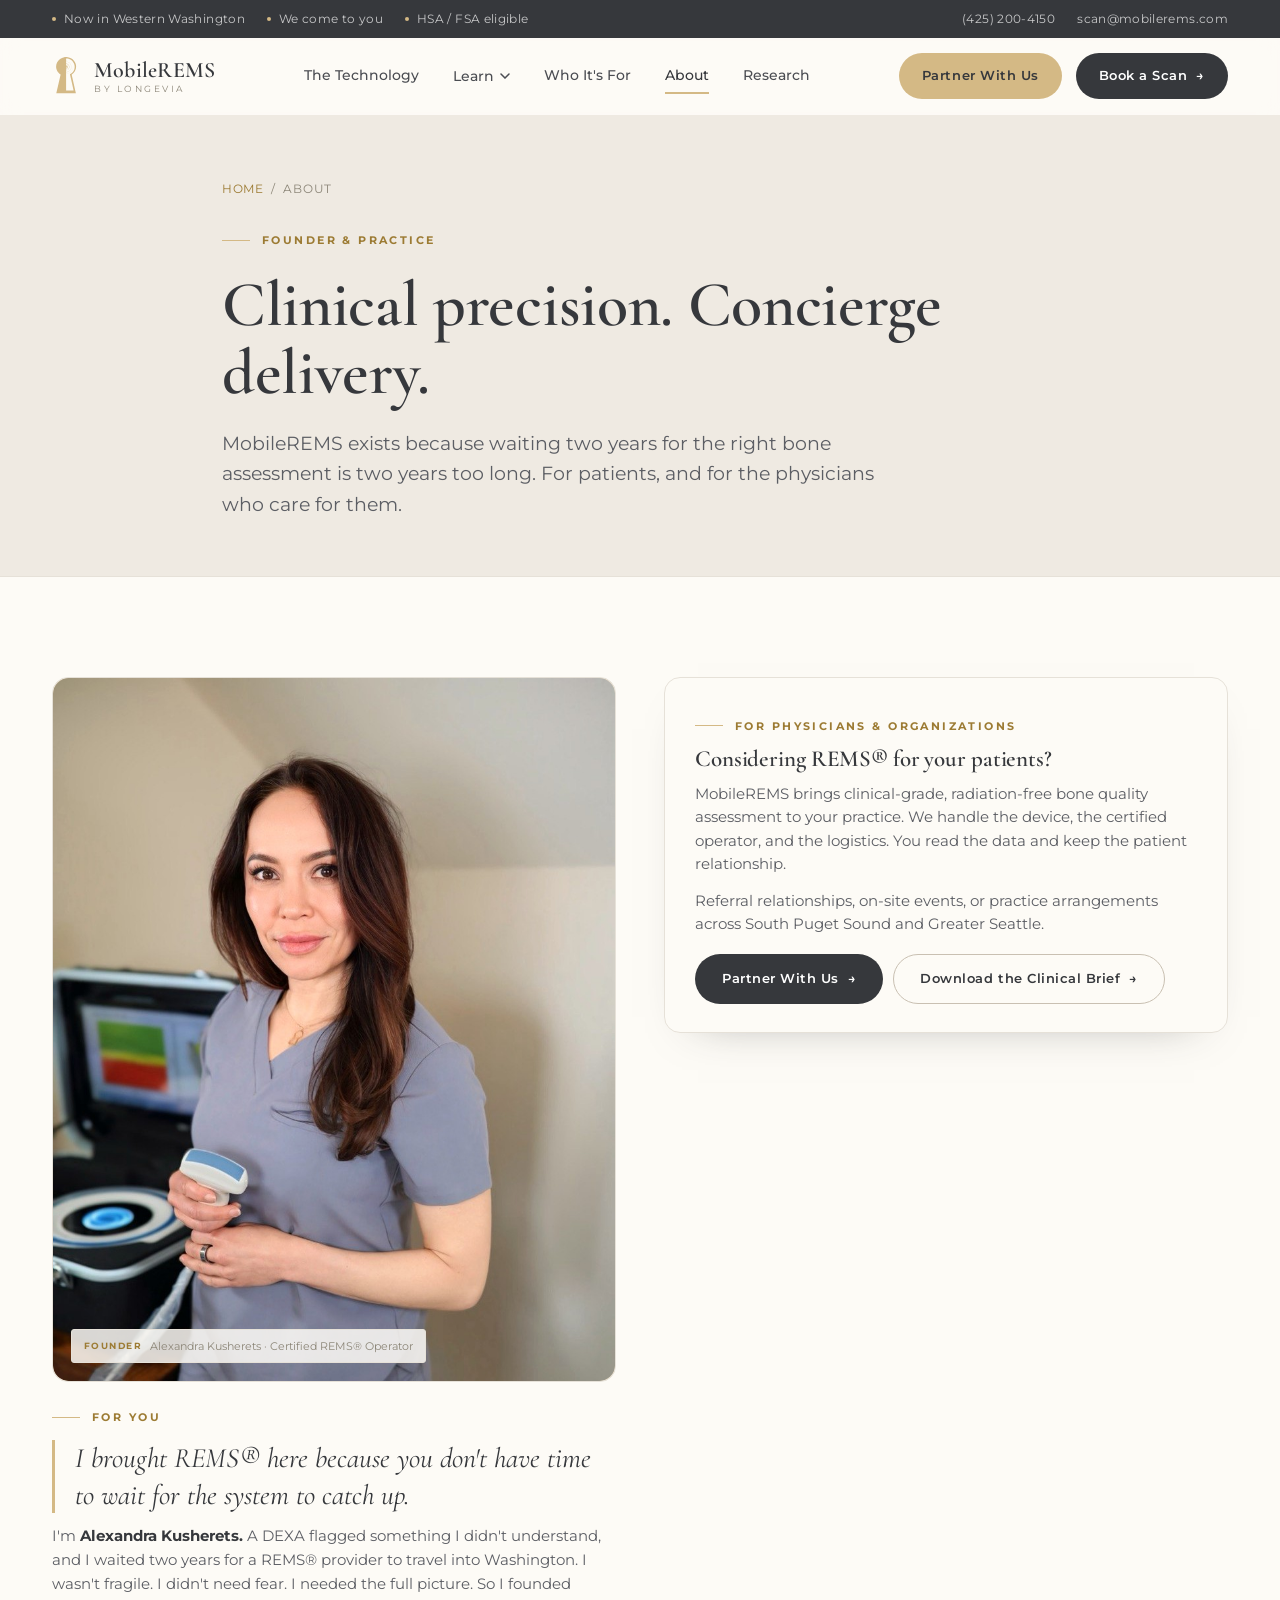
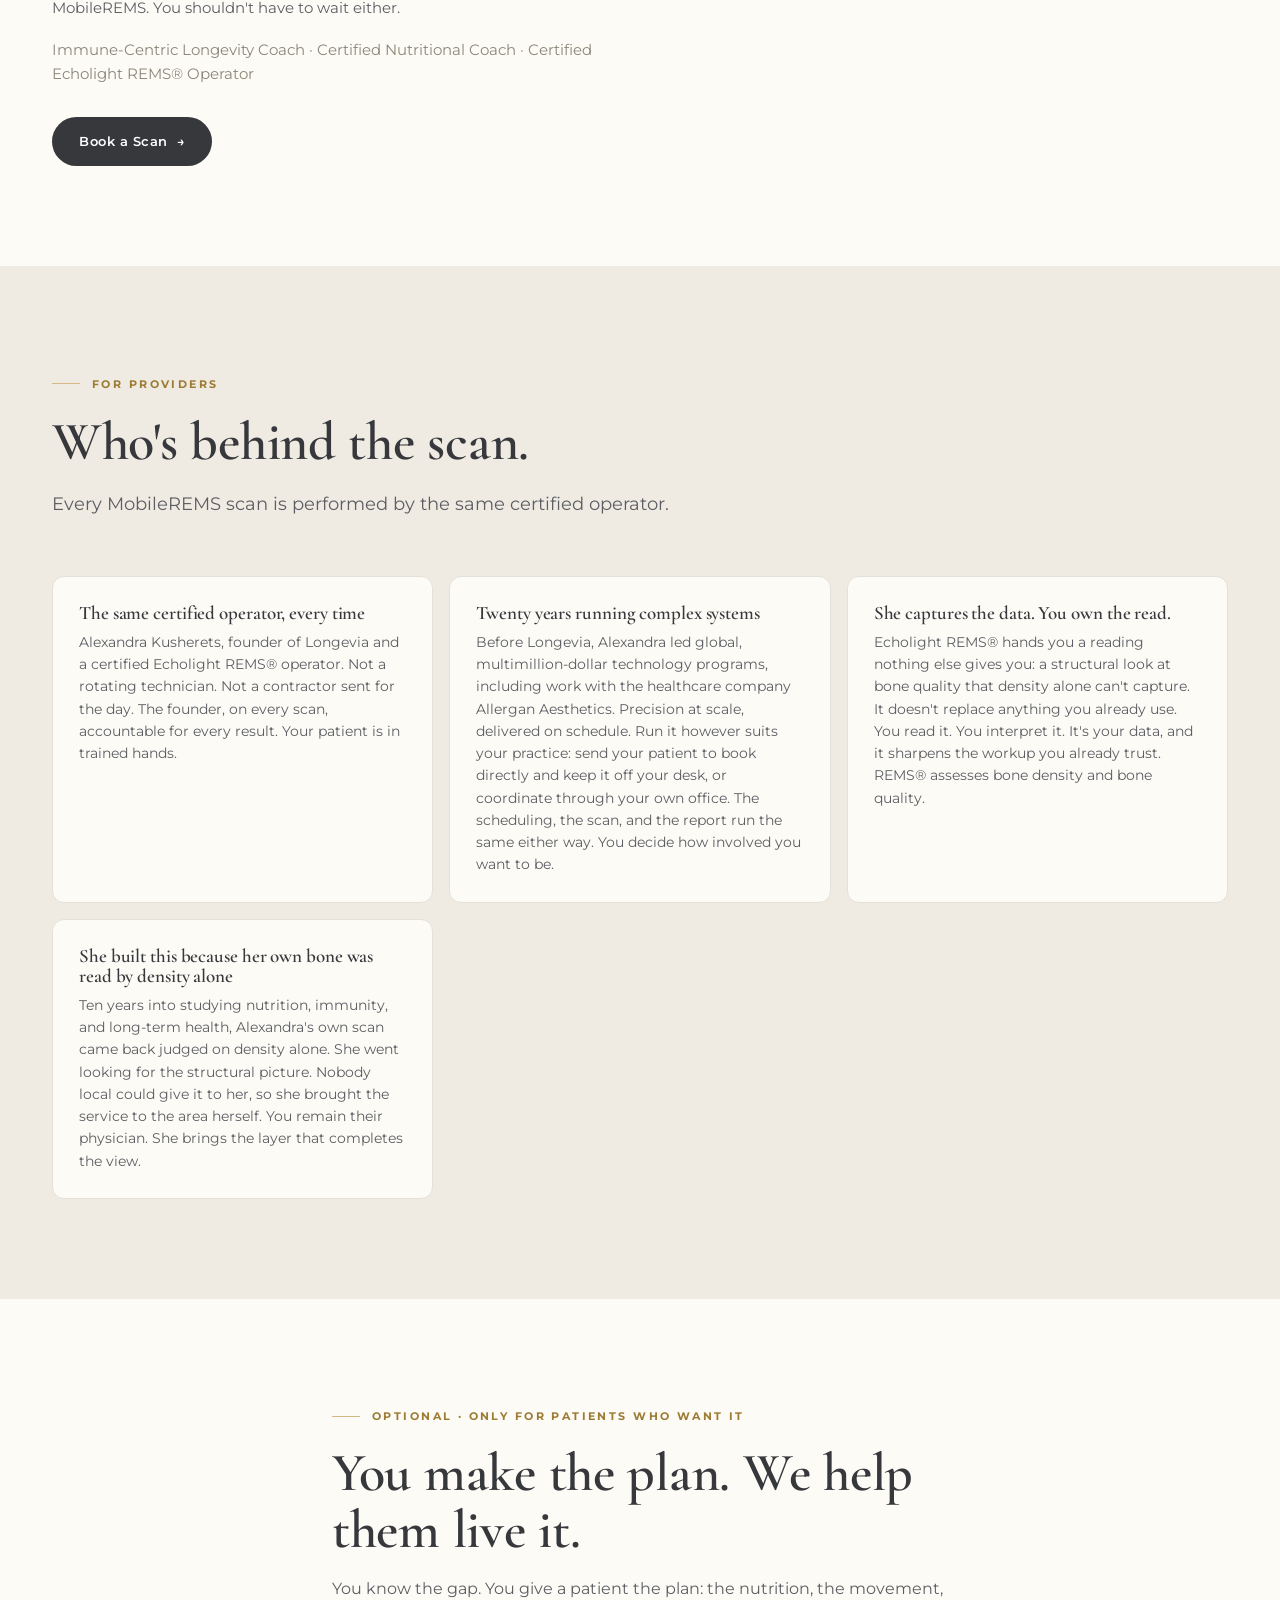
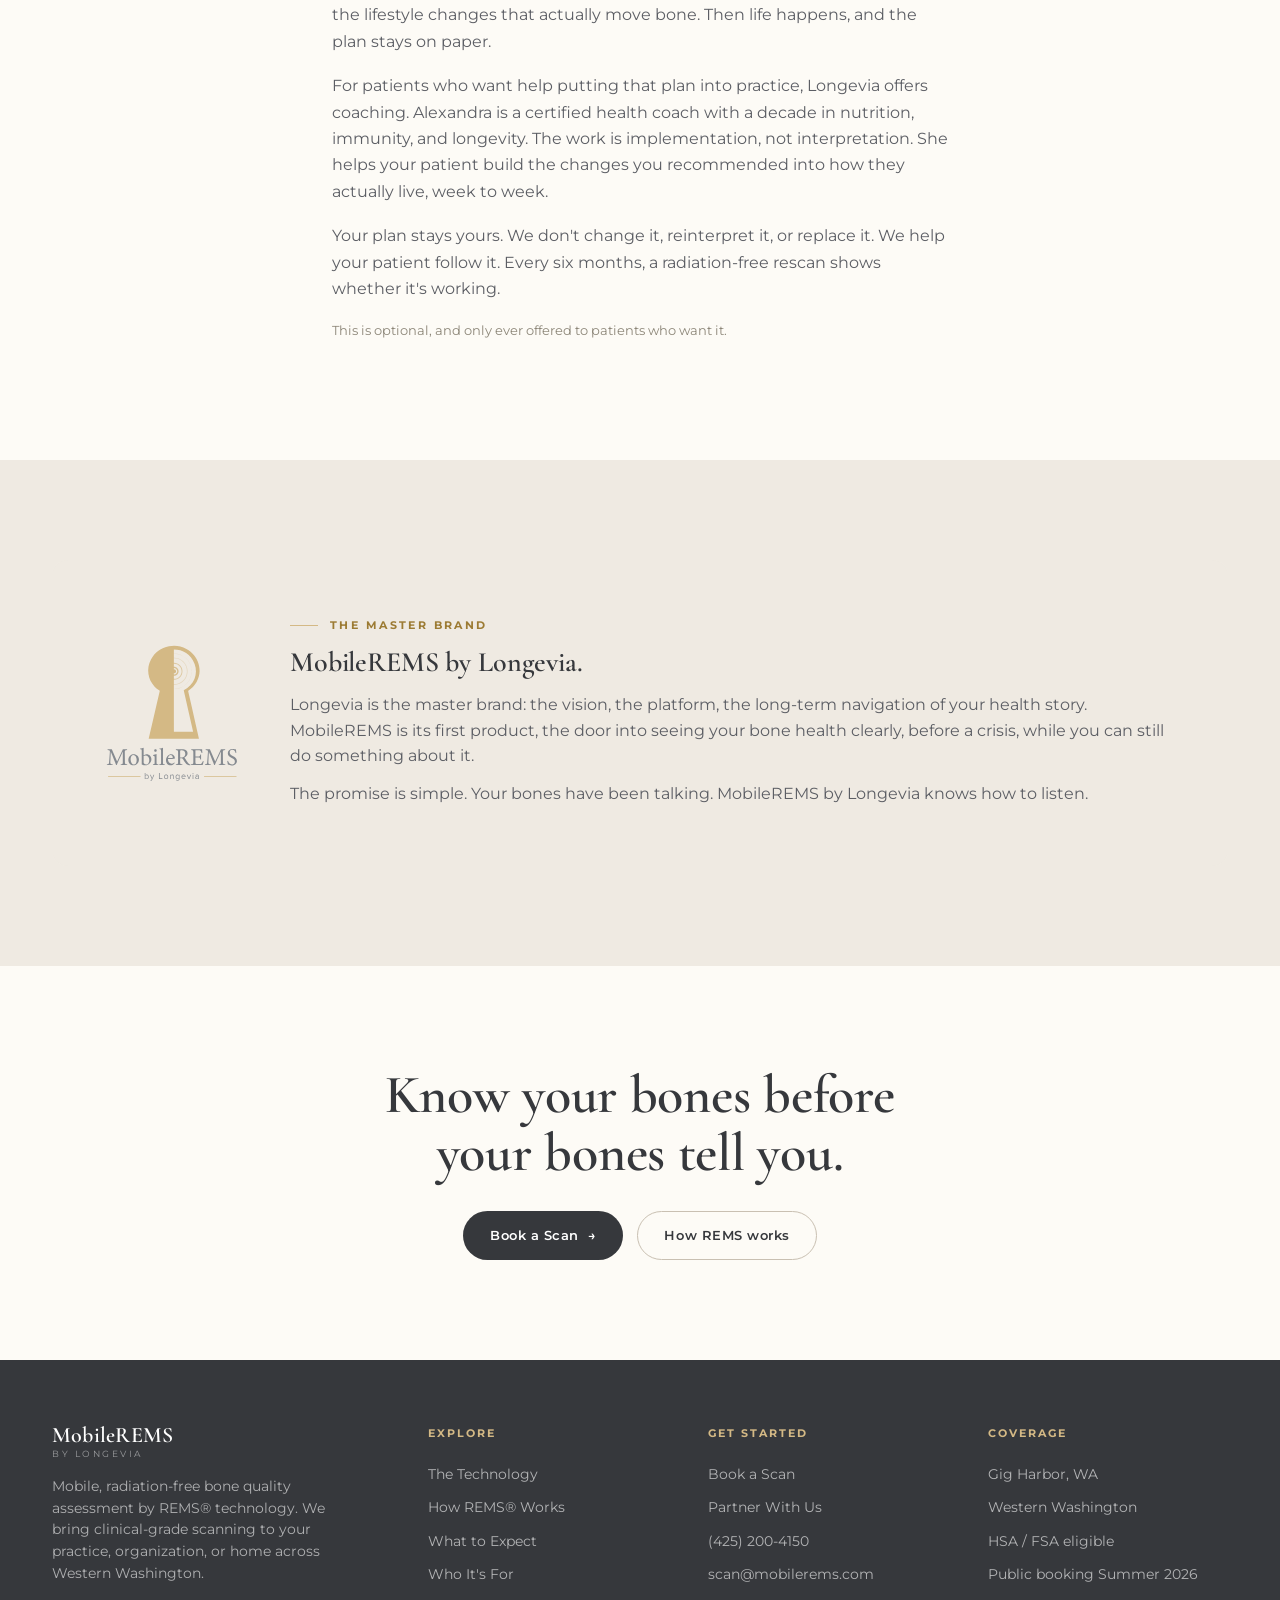
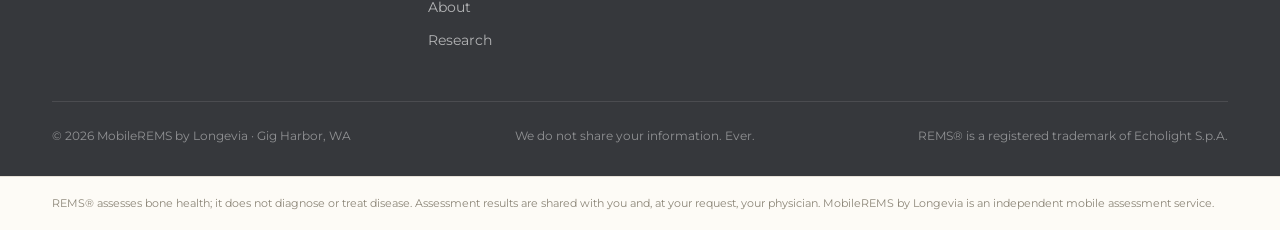
<file: about.html>
<!DOCTYPE html>
<html lang="en">
<head>
<meta charset="UTF-8">
<meta name="viewport" content="width=device-width, initial-scale=1.0">
<title>About · Clinical Precision, Concierge Delivery · MobileREMS</title>
<meta name="description" content="MobileREMS founder Alexandra Kusherets on why she brought mobile REMS® bone quality assessment to Western Washington.">
<link rel="canonical" href="https://mobilerems.com/about">
<meta name="theme-color" content="#FDFBF6">
<meta property="og:type" content="website">
<meta property="og:site_name" content="MobileREMS by Longevia">
<meta property="og:title" content="About · Clinical Precision, Concierge Delivery · MobileREMS">
<meta property="og:description" content="MobileREMS founder Alexandra Kusherets on why she brought mobile REMS® bone quality assessment to Western Washington.">
<meta property="og:url" content="https://mobilerems.com/about">
<meta property="og:image" content="https://mobilerems.com/og-image.jpg">
<link rel="icon" href="data:image/svg+xml,%3Csvg xmlns='http://www.w3.org/2000/svg' viewBox='0 0 32 32'%3E%3Crect width='32' height='32' rx='6' fill='%23FDFBF6'/%3E%3Cpath d='M16 7a5 5 0 0 0-2.4 9.4L12 25h8l-1.6-8.6A5 5 0 0 0 16 7z' fill='%23D4B985'/%3E%3Ccircle cx='16' cy='12' r='1.6' fill='%23FDFBF6'/%3E%3C/svg%3E">
<link rel="preconnect" href="https://fonts.googleapis.com">
<link rel="preconnect" href="https://fonts.gstatic.com" crossorigin>
<link href="https://fonts.googleapis.com/css2?family=Cormorant+Garamond:ital,wght@0,400;0,500;0,600;0,700;1,400;1,500&family=Montserrat:wght@400;500;600;700&display=swap" rel="stylesheet">
<link rel="stylesheet" href="/assets/css/styles.css?v=20">
</head>
<body>

<div class="topbar">
  <div class="wrap">
    <div class="topbar-left">
      <span><span class="dot"></span>Now in Western Washington</span>
      <span class="extra"><span class="dot"></span>We come to you</span>
      <span class="extra"><span class="dot"></span>HSA / FSA eligible</span>
    </div>
    <div class="topbar-right">
      <a href="tel:14252004150">(425) 200-4150</a>
      <a href="mailto:scan@mobilerems.com">scan@mobilerems.com</a>
    </div>
  </div>
</div>

<header class="site" id="header">
  <div class="wrap nav">
    <a class="brand" href="/" aria-label="MobileREMS by Longevia home">
      <img src="/assets/img/logo-mark.svg" alt="" width="30" height="38" />
      <span class="brand-name"><b>MobileREMS</b><small>by Longevia</small></span>
    </a>
    <nav class="nav-links" aria-label="Primary">
      <a href="/technology">The Technology</a>
      <div class="nav-item has-sub">
        <button type="button" class="nav-sub-trigger" aria-haspopup="true">Learn <svg class="caret" viewBox="0 0 10 6" aria-hidden="true"><path d="M1 1l4 4 4-4" fill="none" stroke="currentColor" stroke-width="1.5" stroke-linecap="round"/></svg></button>
        <div class="nav-sub" role="menu" aria-label="Learn">
          <a href="/technology" role="menuitem">REMS Technology</a>
          <a href="/how-rems-works" role="menuitem">How REMS&reg; Works</a>
          <a href="/what-to-expect" role="menuitem">What to Expect</a>
        </div>
      </div>
      <a href="/who-its-for">Who It's For</a>
      <a href="/about" class="active">About</a>
      <a href="/research">Research</a>
    </nav>
    <div class="nav-cta">
      <a class="btn btn-gold" href="/partners"><span class="lbl-full">Partner With Us</span><span class="lbl-short">Partner</span></a>
      <a class="btn btn-primary" href="/book">Book a Scan <span class="arr">&rarr;</span></a>
      <button class="burger" id="burger" aria-label="Open menu"><span></span></button>
    </div>
  </div>
</header>
<div class="drawer" id="drawer">
  <div class="drawer-top">
    <span class="brand-name"><b>MobileREMS</b><small>by Longevia</small></span>
    <button class="drawer-close" id="drawer-close" aria-label="Close menu">&times;</button>
  </div>
  <a class="dl" href="/technology">The Technology</a>
  <div class="dl-group">
    <span class="dl-label">Learn</span>
    <a class="dl sub" href="/technology">REMS Technology</a>
    <a class="dl sub" href="/how-rems-works">How REMS&reg; Works</a>
    <a class="dl sub" href="/what-to-expect">What to Expect</a>
  </div>
  <a class="dl" href="/who-its-for">Who It's For</a>
  <a class="dl" href="/about">About</a>
  <a class="dl" href="/research">Research</a>
  <a class="btn btn-gold" href="/book">Book a Scan <span class="arr">&rarr;</span></a>
</div>

<section class="page-hero">
  <div class="wrap">
    <div class="crumbs"><a href="/">Home</a> &nbsp;/&nbsp; About</div>
    <span class="eyebrow">Founder &amp; practice</span>
    <h1>Clinical precision. Concierge delivery.</h1>
    <p>MobileREMS exists because waiting two years for the right bone assessment is two years too long. For patients, and for the physicians who care for them.</p>
  </div>
</section>

<section class="block">
  <div class="wrap">
    <div class="about-split">
      <div class="about-b2c">
        <div class="pic">
          <img class="founder-photo" src="/assets/img/founder-probe.jpg" alt="Alexandra Kusherets holding the Echolight REMS probe" loading="lazy" />
          <span class="ph-tag"><b>Founder</b> Alexandra Kusherets &middot; Certified REMS&reg; Operator</span>
        </div>
        <span class="eyebrow" style="margin-top:22px;">For you</span>
        <blockquote>I brought REMS&reg; here because you don't have time to wait for the system to catch up.</blockquote>
        <p class="who">I'm <b>Alexandra Kusherets.</b> A DEXA flagged something I didn't understand, and I waited two years for a REMS&reg; provider to travel into Washington. I wasn't fragile. I didn't need fear. I needed the full picture. So I founded MobileREMS. You shouldn't have to wait either.</p>
        <p class="who" style="color:var(--muted);">Immune-Centric Longevity Coach &middot; Certified Nutritional Coach &middot; Certified Echolight REMS&reg; Operator</p>
        <div class="lead-actions"><a class="btn btn-primary" href="/book">Book a Scan <span class="arr">&rarr;</span></a></div>
      </div>
      <aside class="about-b2b">
        <span class="eyebrow">For physicians &amp; organizations</span>
        <h3>Considering REMS&reg; for your patients?</h3>
        <p>MobileREMS brings clinical-grade, radiation-free bone quality assessment to your practice. We handle the device, the certified operator, and the logistics. You read the data and keep the patient relationship.</p>
        <p>Referral relationships, on-site events, or practice arrangements across South Puget Sound and Greater Seattle.</p>
        <div class="lead-actions">
          <a class="btn btn-primary" href="/partners">Partner With Us <span class="arr">&rarr;</span></a>
          <a class="btn btn-ghost" href="/assets/clinical-brief.pdf" target="_blank" rel="noopener">Download the Clinical Brief <span class="arr">&rarr;</span></a>
        </div>
      </aside>
    </div>
  </div>
</section>

<section class="block alt">
  <div class="wrap">
    <div class="sec-head">
      <span class="eyebrow">For providers</span>
      <h2>Who's behind the scan.</h2>
      <p>Every MobileREMS scan is performed by the same certified operator.</p>
    </div>
    <div class="aud-grid">
      <div class="aud">
        <h3>The same certified operator, every time</h3>
        <p>Alexandra Kusherets, founder of Longevia and a certified Echolight REMS&reg; operator. Not a rotating technician. Not a contractor sent for the day. The founder, on every scan, accountable for every result. Your patient is in trained hands.</p>
      </div>
      <div class="aud">
        <h3>Twenty years running complex systems</h3>
        <p>Before Longevia, Alexandra led global, multimillion-dollar technology programs, including work with the healthcare company Allergan Aesthetics. Precision at scale, delivered on schedule. Run it however suits your practice: send your patient to book directly and keep it off your desk, or coordinate through your own office. The scheduling, the scan, and the report run the same either way. You decide how involved you want to be.</p>
      </div>
      <div class="aud">
        <h3>She captures the data. You own the read.</h3>
        <p>Echolight REMS&reg; hands you a reading nothing else gives you: a structural look at bone quality that density alone can't capture. It doesn't replace anything you already use. You read it. You interpret it. It's your data, and it sharpens the workup you already trust. REMS&reg; assesses bone density and bone quality.</p>
      </div>
      <div class="aud">
        <h3>She built this because her own bone was read by density alone</h3>
        <p>Ten years into studying nutrition, immunity, and long-term health, Alexandra's own scan came back judged on density alone. She went looking for the structural picture. Nobody local could give it to her, so she brought the service to the area herself. You remain their physician. She brings the layer that completes the view.</p>
      </div>
    </div>
  </div>
</section>

<section class="block">
  <div class="wrap center-narrow" style="text-align:left;">
    <span class="eyebrow">Optional &middot; only for patients who want it</span>
    <h2 style="margin:18px 0 18px;">You make the plan. We help them live it.</h2>
    <p>You know the gap. You give a patient the plan: the nutrition, the movement, the lifestyle changes that actually move bone. Then life happens, and the plan stays on paper.</p>
    <p>For patients who want help putting that plan into practice, Longevia offers coaching. Alexandra is a certified health coach with a decade in nutrition, immunity, and longevity. The work is implementation, not interpretation. She helps your patient build the changes you recommended into how they actually live, week to week.</p>
    <p>Your plan stays yours. We don't change it, reinterpret it, or replace it. We help your patient follow it. Every six months, a radiation-free rescan shows whether it's working.</p>
    <p style="font-size:13px;color:var(--muted);">This is optional, and only ever offered to patients who want it.</p>
  </div>
</section>

<section class="block alt">
  <div class="wrap">
    <div class="brandblock">
      <img class="mark" src="/assets/img/logo-full.svg" alt="MobileREMS by Longevia" />
      <div>
        <span class="eyebrow">The master brand</span>
        <h3 style="margin-top:14px;">MobileREMS by Longevia.</h3>
        <p>Longevia is the master brand: the vision, the platform, the long-term navigation of your health story. MobileREMS is its first product, the door into seeing your bone health clearly, before a crisis, while you can still do something about it.</p>
        <p>The promise is simple. Your bones have been talking. MobileREMS by Longevia knows how to listen.</p>
      </div>
    </div>
  </div>
</section>

<section class="block">
  <div class="wrap center-narrow">
    <h2>Know your bones before your bones tell you.</h2>
    <div class="lead-actions" style="justify-content:center;">
      <a class="btn btn-primary" href="/book">Book a Scan <span class="arr">&rarr;</span></a>
      <a class="btn btn-ghost" href="/technology">How REMS works</a>
    </div>
  </div>
</section>

<footer class="site">
  <div class="wrap">
    <div class="foot-grid">
      <div>
        <span class="brand-name"><b>MobileREMS</b><small>by Longevia</small></span>
        <p class="foot-blurb">Mobile, radiation-free bone quality assessment by REMS&reg; technology. We bring clinical-grade scanning to your practice, organization, or home across Western Washington.</p>
      </div>
      <div class="foot-col">
        <h4>Explore</h4>
        <a href="/technology">The Technology</a>
        <a href="/how-rems-works">How REMS&reg; Works</a>
        <a href="/what-to-expect">What to Expect</a>
        <a href="/who-its-for">Who It's For</a>
        <a href="/about">About</a>
        <a href="/research">Research</a>
      </div>
      <div class="foot-col">
        <h4>Get started</h4>
        <a href="/book">Book a Scan</a>
        <a href="/partners">Partner With Us</a>
        <a href="tel:14252004150">(425) 200-4150</a>
        <a href="mailto:scan@mobilerems.com">scan@mobilerems.com</a>
      </div>
      <div class="foot-col">
        <h4>Coverage</h4>
        <a>Gig Harbor, WA</a>
        <a>Western Washington</a>
        <a>HSA / FSA eligible</a>
        <a>Public booking Summer 2026</a>
      </div>
    </div>
    <div class="foot-bottom">
      <span>&copy; 2026 MobileREMS by Longevia &middot; Gig Harbor, WA</span>
      <span>We do not share your information. Ever.</span>
      <span>REMS&reg; is a registered trademark of Echolight S.p.A.</span>
    </div>
  </div>
</footer>
<div class="disclaimer">
  <div class="wrap">REMS&reg; assesses bone health; it does not diagnose or treat disease. Assessment results are shared with you and, at your request, your physician. MobileREMS by Longevia is an independent mobile assessment service.</div>
</div>
<script src="/assets/js/site.js?v=20"></script>
</body>
</html>
</file>
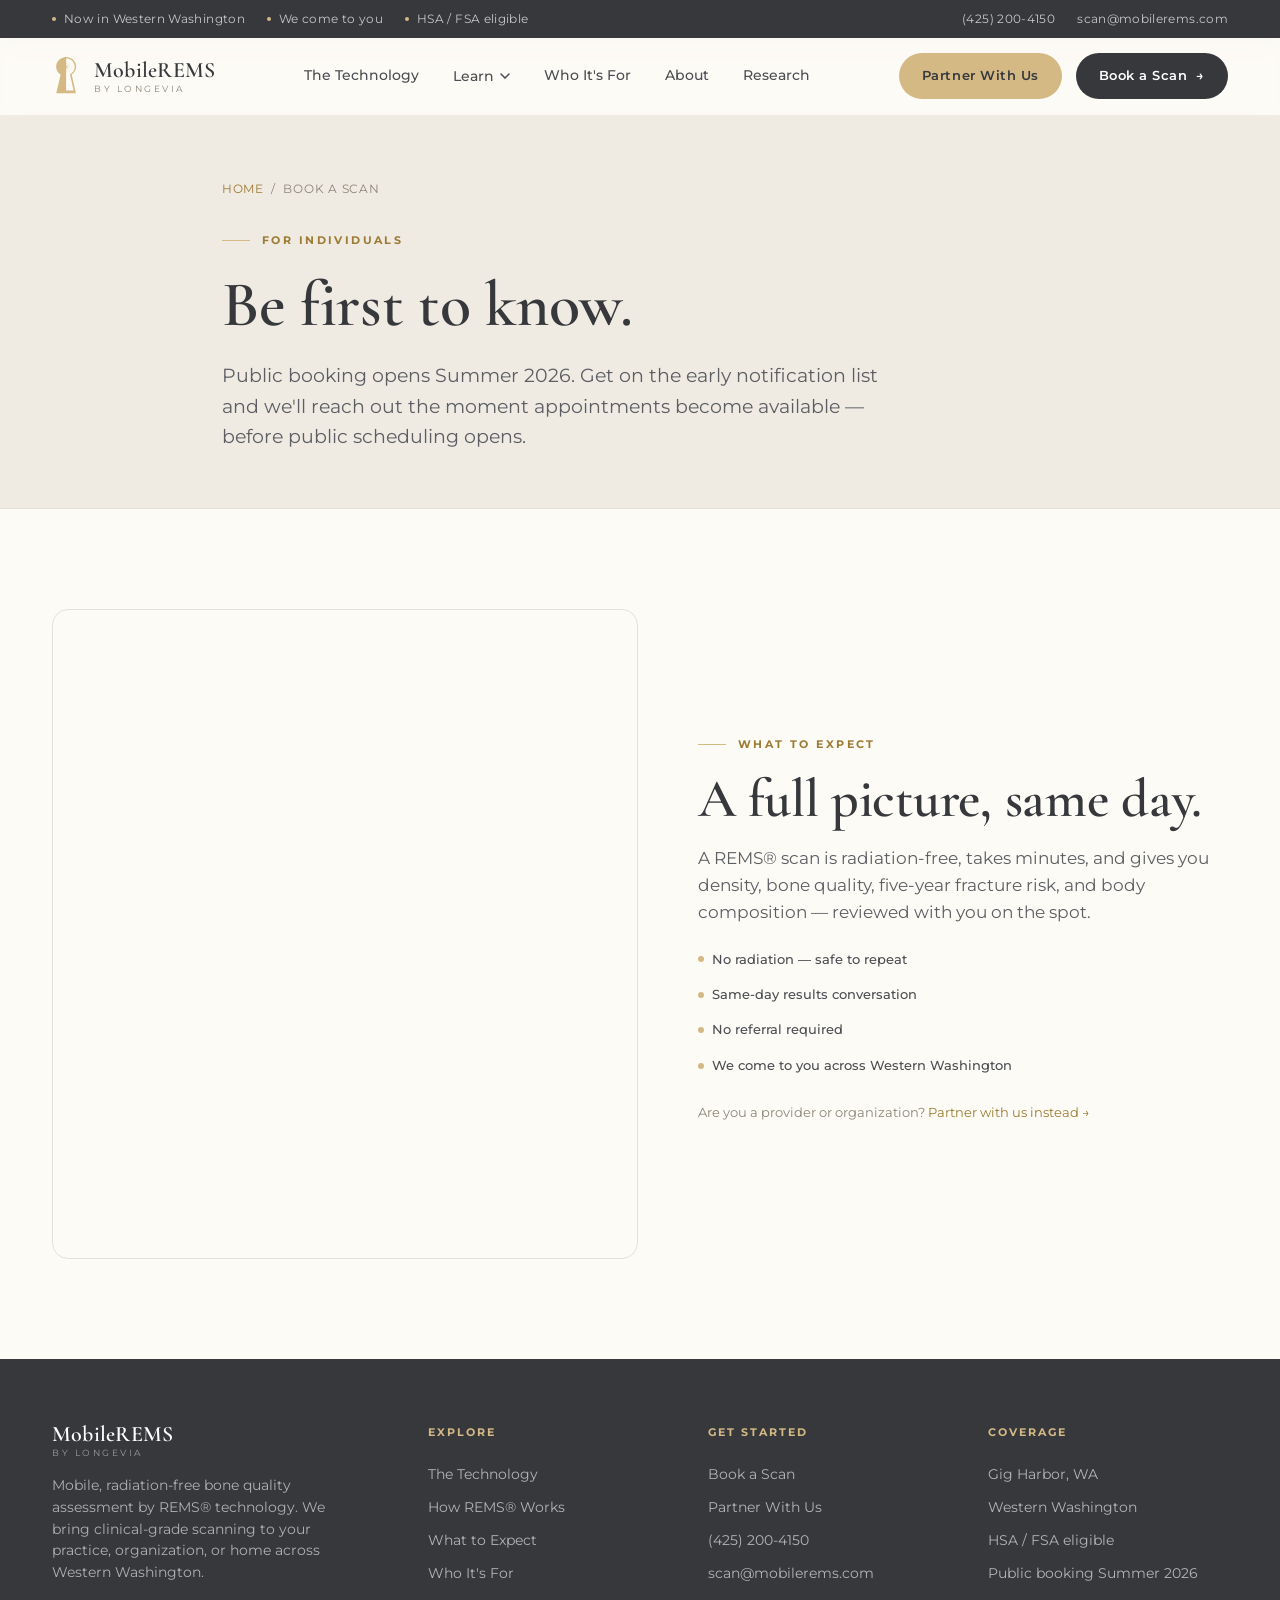
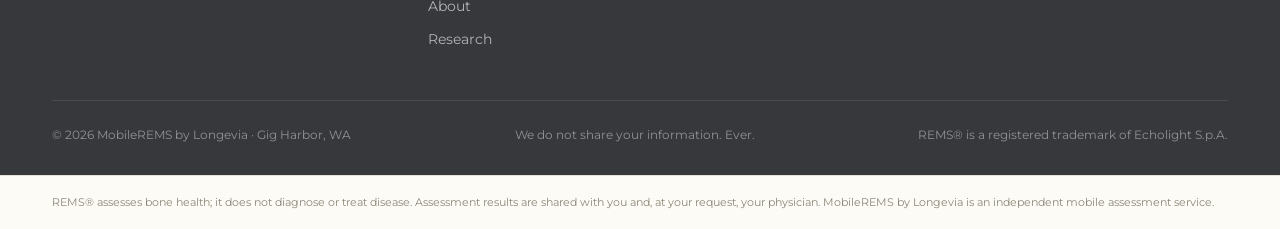
<file: book.html>
<!DOCTYPE html>
<html lang="en">
<head>
<meta charset="UTF-8">
<meta name="viewport" content="width=device-width, initial-scale=1.0">
<title>Book a Scan · Early Access · MobileREMS by Longevia</title>
<meta name="description" content="Get on the early notification list for mobile REMS® bone quality assessment in Western Washington. Public booking opens Summer 2026.">
<link rel="canonical" href="https://mobilerems.com/book">
<meta name="theme-color" content="#FDFBF6">
<meta property="og:type" content="website">
<meta property="og:site_name" content="MobileREMS by Longevia">
<meta property="og:title" content="Book a Scan · Early Access · MobileREMS by Longevia">
<meta property="og:description" content="Get on the early notification list for mobile REMS® bone quality assessment in Western Washington. Public booking opens Summer 2026.">
<meta property="og:url" content="https://mobilerems.com/book">
<meta property="og:image" content="https://mobilerems.com/og-image.jpg">
<link rel="icon" href="data:image/svg+xml,%3Csvg xmlns='http://www.w3.org/2000/svg' viewBox='0 0 32 32'%3E%3Crect width='32' height='32' rx='6' fill='%23FDFBF6'/%3E%3Cpath d='M16 7a5 5 0 0 0-2.4 9.4L12 25h8l-1.6-8.6A5 5 0 0 0 16 7z' fill='%23D4B985'/%3E%3Ccircle cx='16' cy='12' r='1.6' fill='%23FDFBF6'/%3E%3C/svg%3E">
<link rel="preconnect" href="https://fonts.googleapis.com">
<link rel="preconnect" href="https://fonts.gstatic.com" crossorigin>
<link href="https://fonts.googleapis.com/css2?family=Cormorant+Garamond:ital,wght@0,400;0,500;0,600;0,700;1,400;1,500&family=Montserrat:wght@400;500;600;700&display=swap" rel="stylesheet">
<link rel="stylesheet" href="/assets/css/styles.css?v=20">
</head>
<body>

<div class="topbar">
  <div class="wrap">
    <div class="topbar-left">
      <span><span class="dot"></span>Now in Western Washington</span>
      <span class="extra"><span class="dot"></span>We come to you</span>
      <span class="extra"><span class="dot"></span>HSA / FSA eligible</span>
    </div>
    <div class="topbar-right">
      <a href="tel:14252004150">(425) 200-4150</a>
      <a href="mailto:scan@mobilerems.com">scan@mobilerems.com</a>
    </div>
  </div>
</div>

<header class="site" id="header">
  <div class="wrap nav">
    <a class="brand" href="/" aria-label="MobileREMS by Longevia home">
      <img src="/assets/img/logo-mark.svg" alt="" width="30" height="38" />
      <span class="brand-name"><b>MobileREMS</b><small>by Longevia</small></span>
    </a>
    <nav class="nav-links" aria-label="Primary">
      <a href="/technology">The Technology</a>
      <div class="nav-item has-sub">
        <button type="button" class="nav-sub-trigger" aria-haspopup="true">Learn <svg class="caret" viewBox="0 0 10 6" aria-hidden="true"><path d="M1 1l4 4 4-4" fill="none" stroke="currentColor" stroke-width="1.5" stroke-linecap="round"/></svg></button>
        <div class="nav-sub" role="menu" aria-label="Learn">
          <a href="/technology" role="menuitem">REMS Technology</a>
          <a href="/how-rems-works" role="menuitem">How REMS&reg; Works</a>
          <a href="/what-to-expect" role="menuitem">What to Expect</a>
        </div>
      </div>
      <a href="/who-its-for">Who It's For</a>
      <a href="/about">About</a>
      <a href="/research">Research</a>
    </nav>
    <div class="nav-cta">
      <a class="btn btn-gold" href="/partners"><span class="lbl-full">Partner With Us</span><span class="lbl-short">Partner</span></a>
      <a class="btn btn-primary" href="/book">Book a Scan <span class="arr">&rarr;</span></a>
      <button class="burger" id="burger" aria-label="Open menu"><span></span></button>
    </div>
  </div>
</header>
<div class="drawer" id="drawer">
  <div class="drawer-top">
    <span class="brand-name"><b>MobileREMS</b><small>by Longevia</small></span>
    <button class="drawer-close" id="drawer-close" aria-label="Close menu">&times;</button>
  </div>
  <a class="dl" href="/technology">The Technology</a>
  <div class="dl-group">
    <span class="dl-label">Learn</span>
    <a class="dl sub" href="/technology">REMS Technology</a>
    <a class="dl sub" href="/how-rems-works">How REMS&reg; Works</a>
    <a class="dl sub" href="/what-to-expect">What to Expect</a>
  </div>
  <a class="dl" href="/who-its-for">Who It's For</a>
  <a class="dl" href="/about">About</a>
  <a class="dl" href="/research">Research</a>
  <a class="btn btn-gold" href="/book">Book a Scan <span class="arr">&rarr;</span></a>
</div>

<section class="page-hero">
  <div class="wrap">
    <div class="crumbs"><a href="/">Home</a> &nbsp;/&nbsp; Book a Scan</div>
    <span class="eyebrow">For individuals</span>
    <h1>Be first to know.</h1>
    <p>Public booking opens Summer 2026. Get on the early notification list and we'll reach out the moment appointments become available &mdash; before public scheduling opens.</p>
  </div>
</section>

<section class="block">
  <div class="wrap">
    <div class="split media-right">
      <div class="form-card">
        <iframe
          src="https://links.ivorey.io/widget/form/86e7Pc45jHgMd5xxlOBd"
          class="ghl-embed"
          id="inline-86e7Pc45jHgMd5xxlOBd"
          data-layout="{'id':'INLINE'}"
          data-trigger-type="alwaysShow"
          data-activation-type="alwaysActivated"
          data-deactivation-type="neverDeactivate"
          data-form-name="Get Early Access"
          data-layout-iframe-id="inline-86e7Pc45jHgMd5xxlOBd"
          data-form-id="86e7Pc45jHgMd5xxlOBd"
          title="Get Early Access"
          style="width:100%;border:none;border-radius:0;min-height:560px;"
        ></iframe>
      </div>
      <div class="prose">
        <span class="eyebrow">What to expect</span>
        <h2 style="margin:16px 0 18px;">A full picture, same day.</h2>
        <p>A REMS&reg; scan is radiation-free, takes minutes, and gives you density, bone quality, five-year fracture risk, and body composition &mdash; reviewed with you on the spot.</p>
        <div class="feat-inline" style="flex-direction:column;align-items:flex-start;gap:14px;">
          <span>No radiation &mdash; safe to repeat</span>
          <span>Same-day results conversation</span>
          <span>No referral required</span>
          <span>We come to you across Western Washington</span>
        </div>
        <p style="margin-top:26px;font-size:13px;color:var(--muted);">Are you a provider or organization? <a href="/partners" style="color:var(--bronze);">Partner with us instead &rarr;</a></p>
      </div>
    </div>
  </div>
</section>

<footer class="site">
  <div class="wrap">
    <div class="foot-grid">
      <div>
        <span class="brand-name"><b>MobileREMS</b><small>by Longevia</small></span>
        <p class="foot-blurb">Mobile, radiation-free bone quality assessment by REMS&reg; technology. We bring clinical-grade scanning to your practice, organization, or home across Western Washington.</p>
      </div>
      <div class="foot-col">
        <h4>Explore</h4>
        <a href="/technology">The Technology</a>
        <a href="/how-rems-works">How REMS&reg; Works</a>
        <a href="/what-to-expect">What to Expect</a>
        <a href="/who-its-for">Who It's For</a>
        <a href="/about">About</a>
        <a href="/research">Research</a>
      </div>
      <div class="foot-col">
        <h4>Get started</h4>
        <a href="/book">Book a Scan</a>
        <a href="/partners">Partner With Us</a>
        <a href="tel:14252004150">(425) 200-4150</a>
        <a href="mailto:scan@mobilerems.com">scan@mobilerems.com</a>
      </div>
      <div class="foot-col">
        <h4>Coverage</h4>
        <a>Gig Harbor, WA</a>
        <a>Western Washington</a>
        <a>HSA / FSA eligible</a>
        <a>Public booking Summer 2026</a>
      </div>
    </div>
    <div class="foot-bottom">
      <span>&copy; 2026 MobileREMS by Longevia &middot; Gig Harbor, WA</span>
      <span>We do not share your information. Ever.</span>
      <span>REMS&reg; is a registered trademark of Echolight S.p.A.</span>
    </div>
  </div>
</footer>
<div class="disclaimer">
  <div class="wrap">REMS&reg; assesses bone health; it does not diagnose or treat disease. Assessment results are shared with you and, at your request, your physician. MobileREMS by Longevia is an independent mobile assessment service.</div>
</div>
<script src="/assets/js/site.js?v=20"></script>
<script src="https://links.ivorey.io/js/form_embed.js"></script>
</body>
</html>
</file>
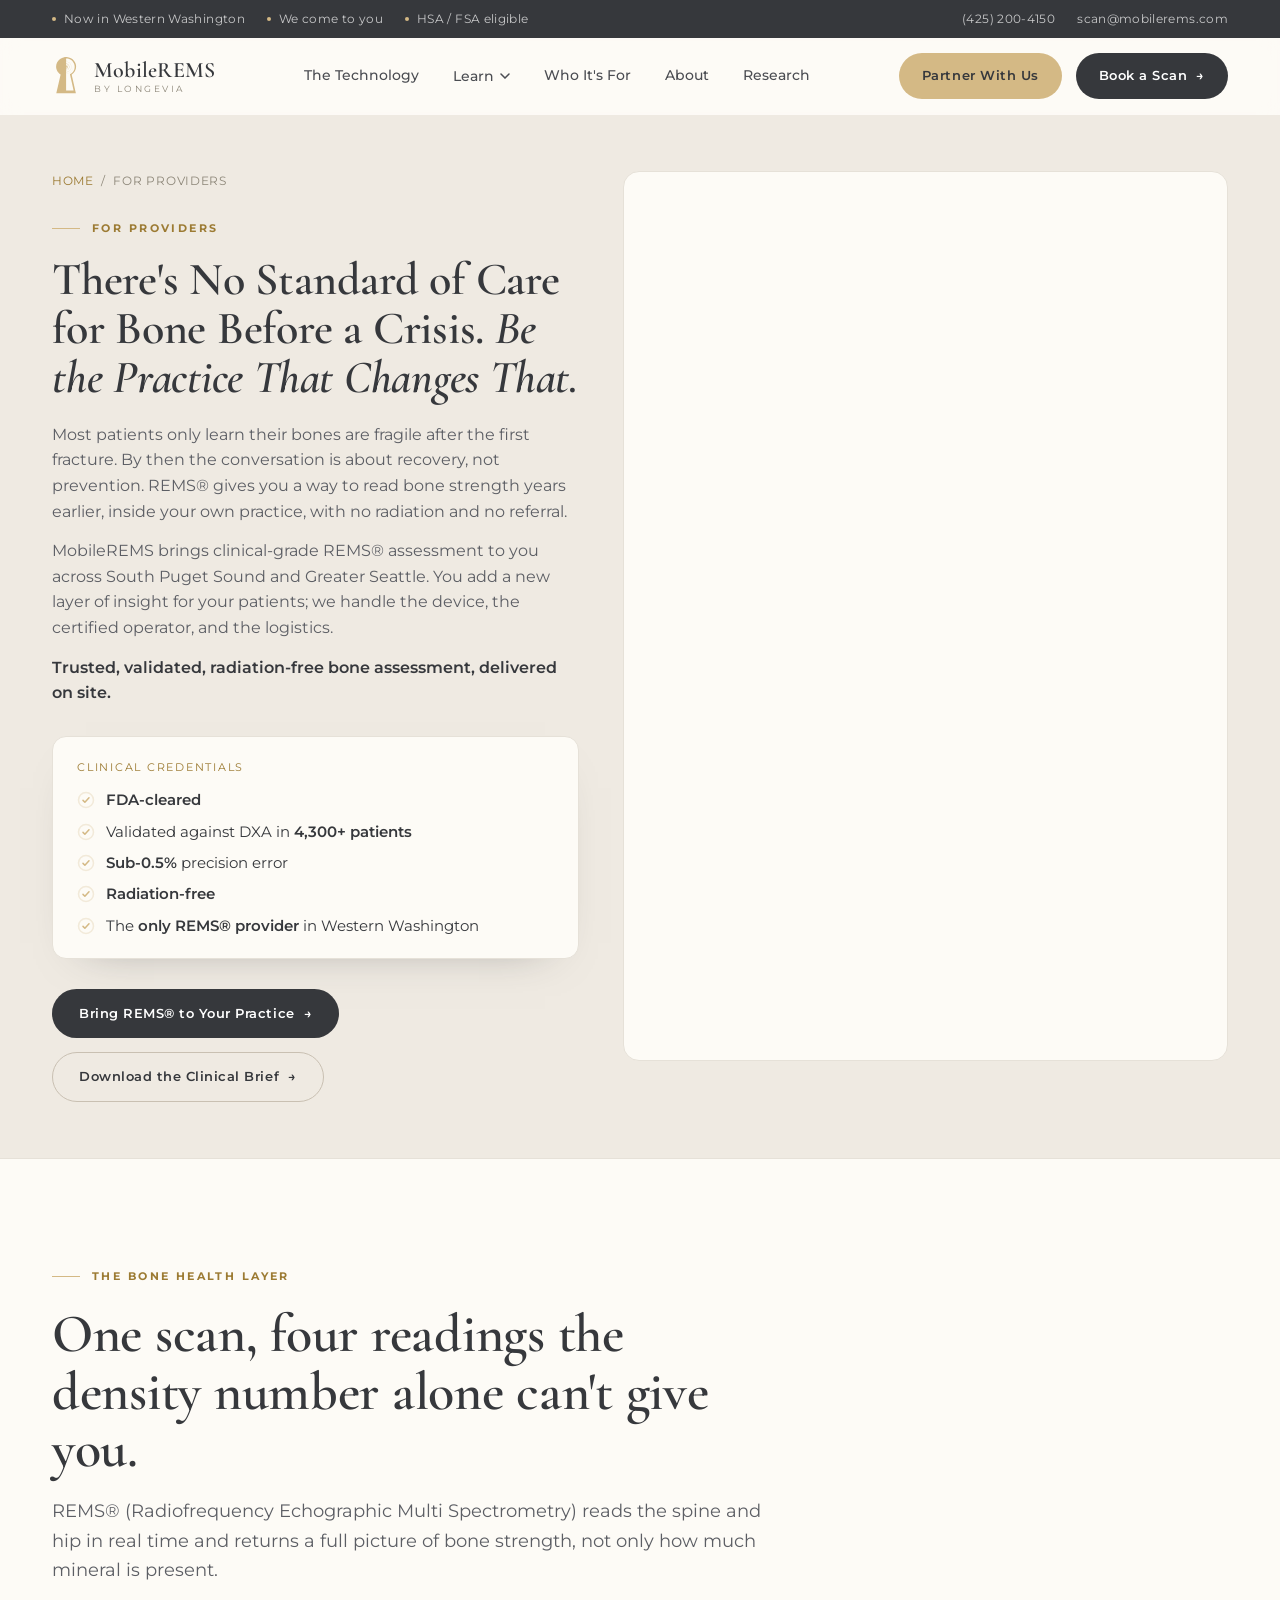
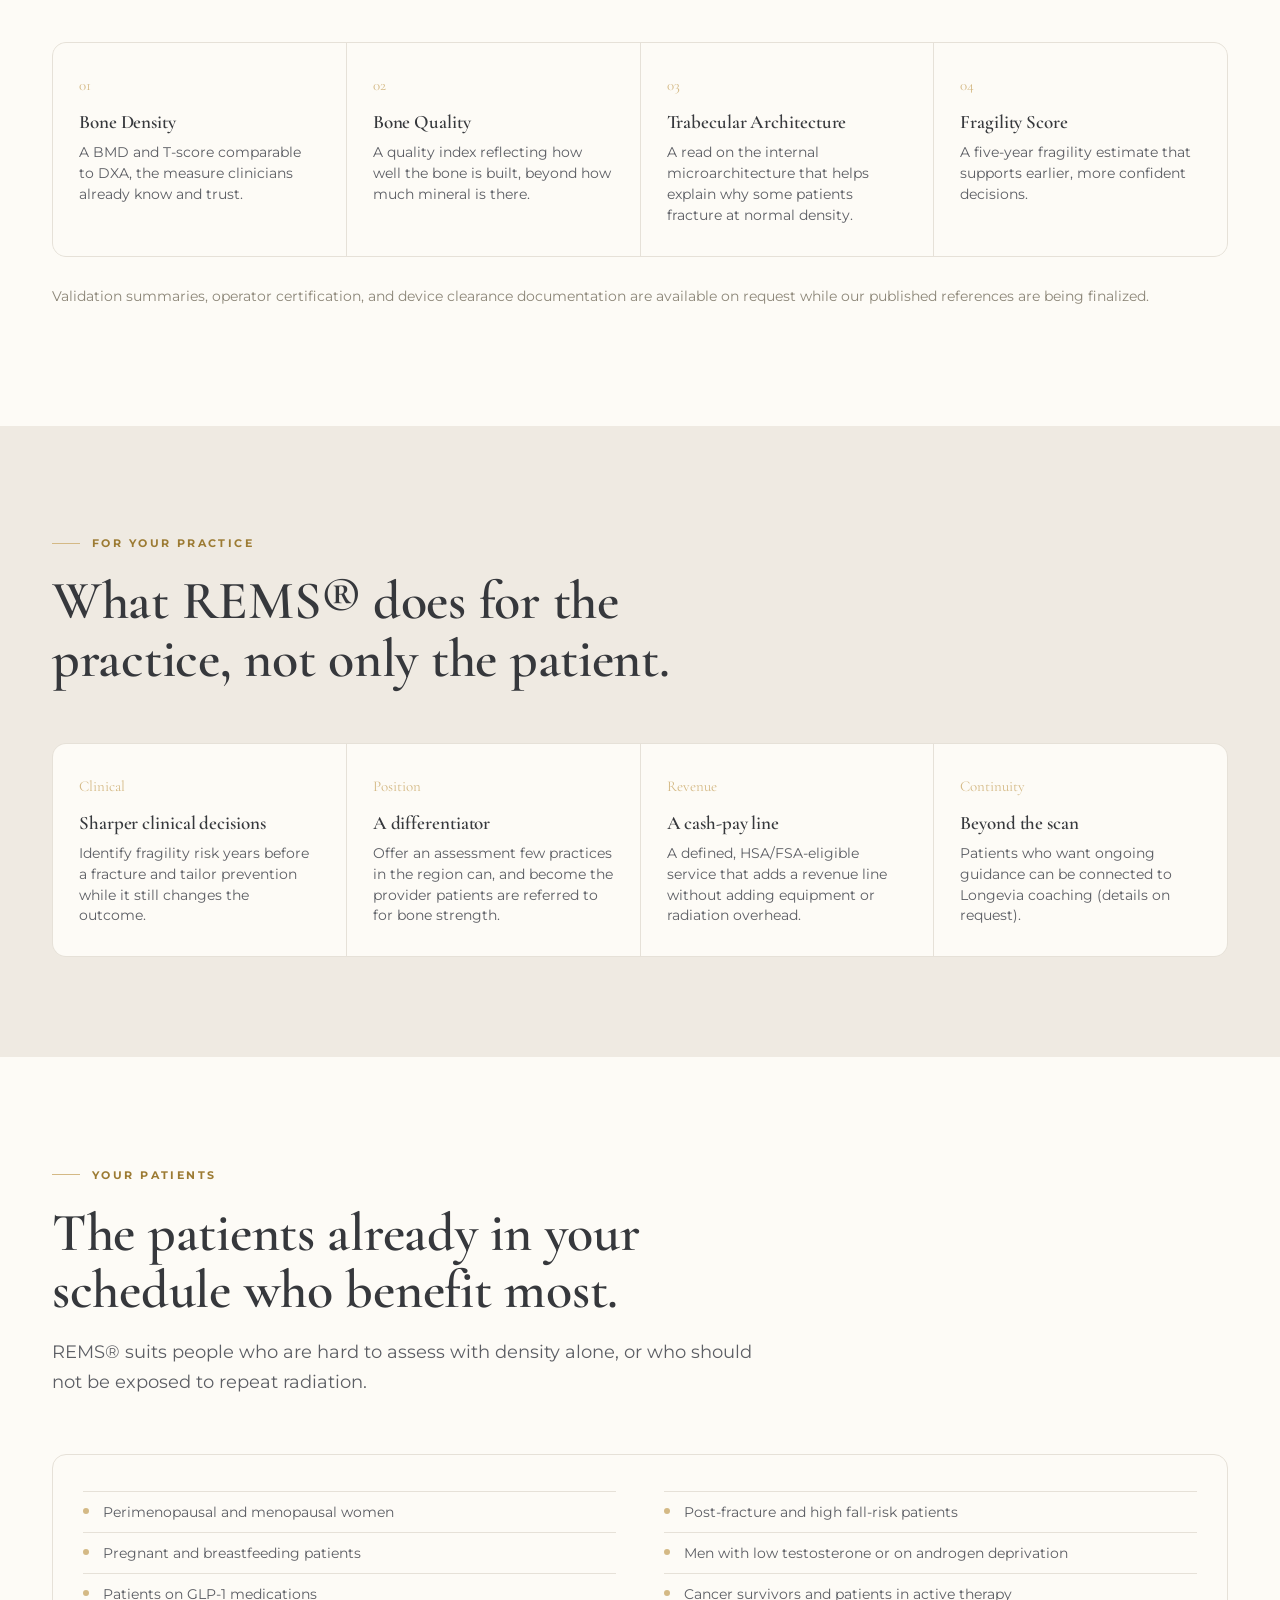
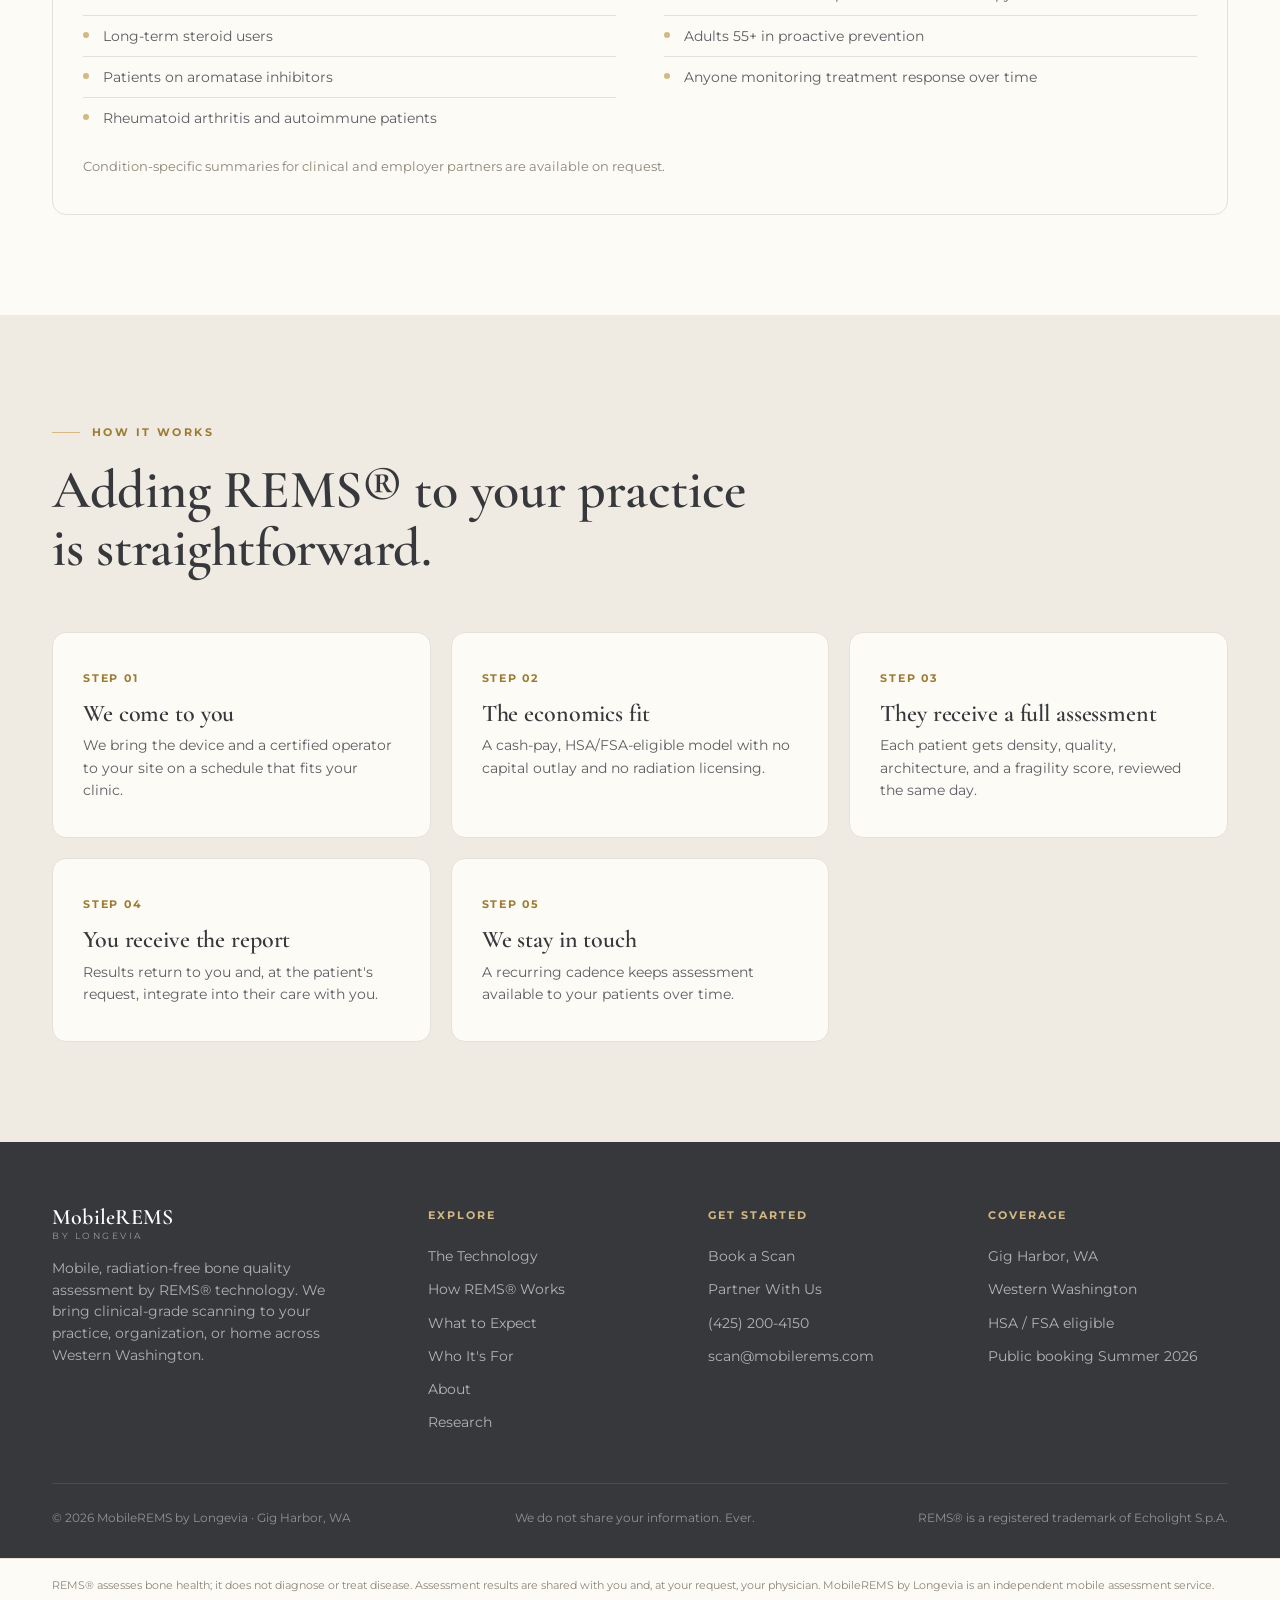
<file: partners.html>
<!DOCTYPE html>
<html lang="en">
<head>
<meta charset="UTF-8">
<meta name="viewport" content="width=device-width, initial-scale=1.0">
<title>For Providers · Bring REMS&reg; to Your Practice · MobileREMS</title>
<meta name="description" content="Bring radiation-free, clinical-grade REMS® bone assessment to your practice. Partner with the first mobile REMS® provider in Western Washington.">
<link rel="canonical" href="https://mobilerems.com/partners">
<meta name="theme-color" content="#FDFBF6">
<meta property="og:type" content="website">
<meta property="og:site_name" content="MobileREMS by Longevia">
<meta property="og:title" content="For Providers · Bring REMS® to Your Practice · MobileREMS">
<meta property="og:description" content="Bring radiation-free, clinical-grade REMS® bone assessment to your practice. Partner with the first mobile REMS® provider in Western Washington.">
<meta property="og:url" content="https://mobilerems.com/partners">
<meta property="og:image" content="https://mobilerems.com/og-image.jpg">
<link rel="icon" href="data:image/svg+xml,%3Csvg xmlns='http://www.w3.org/2000/svg' viewBox='0 0 32 32'%3E%3Crect width='32' height='32' rx='6' fill='%23FDFBF6'/%3E%3Cpath d='M16 7a5 5 0 0 0-2.4 9.4L12 25h8l-1.6-8.6A5 5 0 0 0 16 7z' fill='%23D4B985'/%3E%3Ccircle cx='16' cy='12' r='1.6' fill='%23FDFBF6'/%3E%3C/svg%3E">
<link rel="preconnect" href="https://fonts.googleapis.com">
<link rel="preconnect" href="https://fonts.gstatic.com" crossorigin>
<link href="https://fonts.googleapis.com/css2?family=Cormorant+Garamond:ital,wght@0,400;0,500;0,600;0,700;1,400;1,500&family=Montserrat:wght@400;500;600;700&display=swap" rel="stylesheet">
<link rel="stylesheet" href="/assets/css/styles.css?v=20">
</head>
<body>

<div class="topbar">
  <div class="wrap">
    <div class="topbar-left">
      <span><span class="dot"></span>Now in Western Washington</span>
      <span class="extra"><span class="dot"></span>We come to you</span>
      <span class="extra"><span class="dot"></span>HSA / FSA eligible</span>
    </div>
    <div class="topbar-right">
      <a href="tel:14252004150">(425) 200-4150</a>
      <a href="mailto:scan@mobilerems.com">scan@mobilerems.com</a>
    </div>
  </div>
</div>

<header class="site" id="header">
  <div class="wrap nav">
    <a class="brand" href="/" aria-label="MobileREMS by Longevia home">
      <img src="/assets/img/logo-mark.svg" alt="" width="30" height="38" />
      <span class="brand-name"><b>MobileREMS</b><small>by Longevia</small></span>
    </a>
    <nav class="nav-links" aria-label="Primary">
      <a href="/technology">The Technology</a>
      <div class="nav-item has-sub">
        <button type="button" class="nav-sub-trigger" aria-haspopup="true">Learn <svg class="caret" viewBox="0 0 10 6" aria-hidden="true"><path d="M1 1l4 4 4-4" fill="none" stroke="currentColor" stroke-width="1.5" stroke-linecap="round"/></svg></button>
        <div class="nav-sub" role="menu" aria-label="Learn">
          <a href="/technology" role="menuitem">REMS Technology</a>
          <a href="/how-rems-works" role="menuitem">How REMS&reg; Works</a>
          <a href="/what-to-expect" role="menuitem">What to Expect</a>
        </div>
      </div>
      <a href="/who-its-for">Who It's For</a>
      <a href="/about">About</a>
      <a href="/research">Research</a>
    </nav>
    <div class="nav-cta">
      <a class="btn btn-gold" href="/partners"><span class="lbl-full">Partner With Us</span><span class="lbl-short">Partner</span></a>
      <a class="btn btn-primary" href="/book">Book a Scan <span class="arr">&rarr;</span></a>
      <button class="burger" id="burger" aria-label="Open menu"><span></span></button>
    </div>
  </div>
</header>
<div class="drawer" id="drawer">
  <div class="drawer-top">
    <span class="brand-name"><b>MobileREMS</b><small>by Longevia</small></span>
    <button class="drawer-close" id="drawer-close" aria-label="Close menu">&times;</button>
  </div>
  <a class="dl" href="/technology">The Technology</a>
  <div class="dl-group">
    <span class="dl-label">Learn</span>
    <a class="dl sub" href="/technology">REMS Technology</a>
    <a class="dl sub" href="/how-rems-works">How REMS&reg; Works</a>
    <a class="dl sub" href="/what-to-expect">What to Expect</a>
  </div>
  <a class="dl" href="/who-its-for">Who It's For</a>
  <a class="dl" href="/about">About</a>
  <a class="dl" href="/research">Research</a>
  <a class="btn btn-gold" href="/book">Book a Scan <span class="arr">&rarr;</span></a>
</div>

<section class="provider-hero">
  <div class="wrap provider-hero-grid">
    <div class="provider-hero-copy">
      <div class="crumbs"><a href="/">Home</a> &nbsp;/&nbsp; For Providers</div>
      <span class="eyebrow">For Providers</span>
      <h1>There's No Standard of Care for Bone Before a Crisis. <em>Be the Practice That Changes That.</em></h1>
      <p>Most patients only learn their bones are fragile after the first fracture. By then the conversation is about recovery, not prevention. REMS&reg; gives you a way to read bone strength years earlier, inside your own practice, with no radiation and no referral.</p>
      <p>MobileREMS brings clinical-grade REMS&reg; assessment to you across South Puget Sound and Greater Seattle. You add a new layer of insight for your patients; we handle the device, the certified operator, and the logistics.</p>
      <p style="font-weight:600;color:var(--ink);">Trusted, validated, radiation-free bone assessment, delivered on site.</p>
      <div class="cred-panel">
        <p class="cred-title">Clinical credentials</p>
        <ul class="cred-list">
          <li><svg viewBox="0 0 24 24" fill="none" stroke="currentColor" stroke-width="2" stroke-linecap="round" stroke-linejoin="round"><circle cx="12" cy="12" r="10" opacity=".25"/><path d="M8 12.5l2.5 2.5L16 9"/></svg><span><b>FDA-cleared</b></span></li>
          <li><svg viewBox="0 0 24 24" fill="none" stroke="currentColor" stroke-width="2" stroke-linecap="round" stroke-linejoin="round"><circle cx="12" cy="12" r="10" opacity=".25"/><path d="M8 12.5l2.5 2.5L16 9"/></svg><span>Validated against DXA in <b>4,300+ patients</b></span></li>
          <li><svg viewBox="0 0 24 24" fill="none" stroke="currentColor" stroke-width="2" stroke-linecap="round" stroke-linejoin="round"><circle cx="12" cy="12" r="10" opacity=".25"/><path d="M8 12.5l2.5 2.5L16 9"/></svg><span><b>Sub-0.5%</b> precision error</span></li>
          <li><svg viewBox="0 0 24 24" fill="none" stroke="currentColor" stroke-width="2" stroke-linecap="round" stroke-linejoin="round"><circle cx="12" cy="12" r="10" opacity=".25"/><path d="M8 12.5l2.5 2.5L16 9"/></svg><span><b>Radiation-free</b></span></li>
          <li><svg viewBox="0 0 24 24" fill="none" stroke="currentColor" stroke-width="2" stroke-linecap="round" stroke-linejoin="round"><circle cx="12" cy="12" r="10" opacity=".25"/><path d="M8 12.5l2.5 2.5L16 9"/></svg><span>The <b>only REMS&reg; provider</b> in Western Washington</span></li>
        </ul>
      </div>
      <div class="lead-actions">
        <a class="btn btn-primary" href="#partner-form-hero">Bring REMS&reg; to Your Practice <span class="arr">&rarr;</span></a>
        <a class="btn btn-ghost" href="/assets/clinical-brief.pdf" target="_blank" rel="noopener">Download the Clinical Brief <span class="arr">&rarr;</span></a>
      </div>
    </div>
    <div class="provider-hero-form" id="partner-form-hero">
      <div class="form-card wide is-loading">
        <div class="form-loading" aria-hidden="true">
          <div class="fl-row"><span class="fl-label"></span><span class="fl-input"></span></div>
          <div class="fl-row"><span class="fl-label"></span><span class="fl-input"></span></div>
          <div class="fl-row"><span class="fl-label"></span><span class="fl-input"></span></div>
          <div class="fl-row"><span class="fl-label"></span><span class="fl-input"></span></div>
          <div class="fl-note">Loading the secure partnership form&hellip;</div>
        </div>
        <iframe
          src="https://links.ivorey.io/widget/form/qJDn7ir2vDwOw6re8NFz"
          class="ghl-embed"
          id="inline-qJDn7ir2vDwOw6re8NFz-hero"
          data-layout="{'id':'INLINE'}"
          data-trigger-type="alwaysShow"
          data-activation-type="alwaysActivated"
          data-deactivation-type="neverDeactivate"
          data-form-name="Partner With Us"
          data-height="798"
          data-layout-iframe-id="inline-qJDn7ir2vDwOw6re8NFz-hero"
          data-form-id="qJDn7ir2vDwOw6re8NFz"
          title="Partner With Us"
          style="width:100%;border:none;border-radius:0;min-height:800px;"
        ></iframe>
      </div>
    </div>
  </div>
</section>

<section class="block">
  <div class="wrap">
    <div class="sec-head">
      <span class="eyebrow">The bone health layer</span>
      <h2>One scan, four readings the density number alone can't give you.</h2>
      <p>REMS&reg; (Radiofrequency Echographic Multi Spectrometry) reads the spine and hip in real time and returns a full picture of bone strength, not only how much mineral is present.</p>
    </div>
    <div class="cards">
      <div class="card"><div class="idx">01</div><h3>Bone Density</h3><p>A BMD and T-score comparable to DXA, the measure clinicians already know and trust.</p></div>
      <div class="card"><div class="idx">02</div><h3>Bone Quality</h3><p>A quality index reflecting how well the bone is built, beyond how much mineral is there.</p></div>
      <div class="card"><div class="idx">03</div><h3>Trabecular Architecture</h3><p>A read on the internal microarchitecture that helps explain why some patients fracture at normal density.</p></div>
      <div class="card"><div class="idx">04</div><h3>Fragility Score</h3><p>A five-year fragility estimate that supports earlier, more confident decisions.</p></div>
    </div>
    <p style="margin-top:28px;font-size:14px;color:var(--muted);">Validation summaries, operator certification, and device clearance documentation are available on request while our published references are being finalized.</p>
  </div>
</section>

<section class="block alt">
  <div class="wrap">
    <div class="sec-head">
      <span class="eyebrow">For your practice</span>
      <h2>What REMS&reg; does for the practice, not only the patient.</h2>
    </div>
    <div class="cards">
      <div class="card"><div class="idx">Clinical</div><h3>Sharper clinical decisions</h3><p>Identify fragility risk years before a fracture and tailor prevention while it still changes the outcome.</p></div>
      <div class="card"><div class="idx">Position</div><h3>A differentiator</h3><p>Offer an assessment few practices in the region can, and become the provider patients are referred to for bone strength.</p></div>
      <div class="card"><div class="idx">Revenue</div><h3>A cash-pay line</h3><p>A defined, HSA/FSA-eligible service that adds a revenue line without adding equipment or radiation overhead.</p></div>
      <div class="card"><div class="idx">Continuity</div><h3>Beyond the scan</h3><p>Patients who want ongoing guidance can be connected to Longevia coaching (details on request).</p></div>
    </div>
  </div>
</section>

<section class="block">
  <div class="wrap">
    <div class="sec-head">
      <span class="eyebrow">Your patients</span>
      <h2>The patients already in your schedule who benefit most.</h2>
      <p>REMS&reg; suits people who are hard to assess with density alone, or who should not be exposed to repeat radiation.</p>
    </div>
    <div class="vert" style="max-width:none;">
      <ul style="columns:2;column-gap:48px;">
        <li>Perimenopausal and menopausal women</li>
        <li>Pregnant and breastfeeding patients</li>
        <li>Patients on GLP-1 medications</li>
        <li>Long-term steroid users</li>
        <li>Patients on aromatase inhibitors</li>
        <li>Rheumatoid arthritis and autoimmune patients</li>
        <li>Post-fracture and high fall-risk patients</li>
        <li>Men with low testosterone or on androgen deprivation</li>
        <li>Cancer survivors and patients in active therapy</li>
        <li>Adults 55+ in proactive prevention</li>
        <li>Anyone monitoring treatment response over time</li>
      </ul>
      <p style="margin:18px 0 0;font-size:13px;color:var(--muted);">Condition-specific summaries for clinical and employer partners are available on request.</p>
    </div>
  </div>
</section>

<section class="block alt">
  <div class="wrap">
    <div class="sec-head">
      <span class="eyebrow">How it works</span>
      <h2>Adding REMS&reg; to your practice is straightforward.</h2>
    </div>
    <div class="verts">
      <div class="vert"><div class="pe">Step 01</div><h3>We come to you</h3><p style="font-size:13.5px;color:var(--text);margin:0;">We bring the device and a certified operator to your site on a schedule that fits your clinic.</p></div>
      <div class="vert"><div class="pe">Step 02</div><h3>The economics fit</h3><p style="font-size:13.5px;color:var(--text);margin:0;">A cash-pay, HSA/FSA-eligible model with no capital outlay and no radiation licensing.</p></div>
      <div class="vert"><div class="pe">Step 03</div><h3>They receive a full assessment</h3><p style="font-size:13.5px;color:var(--text);margin:0;">Each patient gets density, quality, architecture, and a fragility score, reviewed the same day.</p></div>
      <div class="vert"><div class="pe">Step 04</div><h3>You receive the report</h3><p style="font-size:13.5px;color:var(--text);margin:0;">Results return to you and, at the patient's request, integrate into their care with you.</p></div>
      <div class="vert"><div class="pe">Step 05</div><h3>We stay in touch</h3><p style="font-size:13.5px;color:var(--text);margin:0;">A recurring cadence keeps assessment available to your patients over time.</p></div>
    </div>
  </div>
</section>

<footer class="site">
  <div class="wrap">
    <div class="foot-grid">
      <div>
        <span class="brand-name"><b>MobileREMS</b><small>by Longevia</small></span>
        <p class="foot-blurb">Mobile, radiation-free bone quality assessment by REMS&reg; technology. We bring clinical-grade scanning to your practice, organization, or home across Western Washington.</p>
      </div>
      <div class="foot-col">
        <h4>Explore</h4>
        <a href="/technology">The Technology</a>
        <a href="/how-rems-works">How REMS&reg; Works</a>
        <a href="/what-to-expect">What to Expect</a>
        <a href="/who-its-for">Who It's For</a>
        <a href="/about">About</a>
        <a href="/research">Research</a>
      </div>
      <div class="foot-col">
        <h4>Get started</h4>
        <a href="/book">Book a Scan</a>
        <a href="/partners">Partner With Us</a>
        <a href="tel:14252004150">(425) 200-4150</a>
        <a href="mailto:scan@mobilerems.com">scan@mobilerems.com</a>
      </div>
      <div class="foot-col">
        <h4>Coverage</h4>
        <a>Gig Harbor, WA</a>
        <a>Western Washington</a>
        <a>HSA / FSA eligible</a>
        <a>Public booking Summer 2026</a>
      </div>
    </div>
    <div class="foot-bottom">
      <span>&copy; 2026 MobileREMS by Longevia &middot; Gig Harbor, WA</span>
      <span>We do not share your information. Ever.</span>
      <span>REMS&reg; is a registered trademark of Echolight S.p.A.</span>
    </div>
  </div>
</footer>
<div class="disclaimer">
  <div class="wrap">REMS&reg; assesses bone health; it does not diagnose or treat disease. Assessment results are shared with you and, at your request, your physician. MobileREMS by Longevia is an independent mobile assessment service.</div>
</div>
<script src="/assets/js/site.js?v=20"></script>
<script src="https://links.ivorey.io/js/form_embed.js"></script>
</body>
</html>
</file>
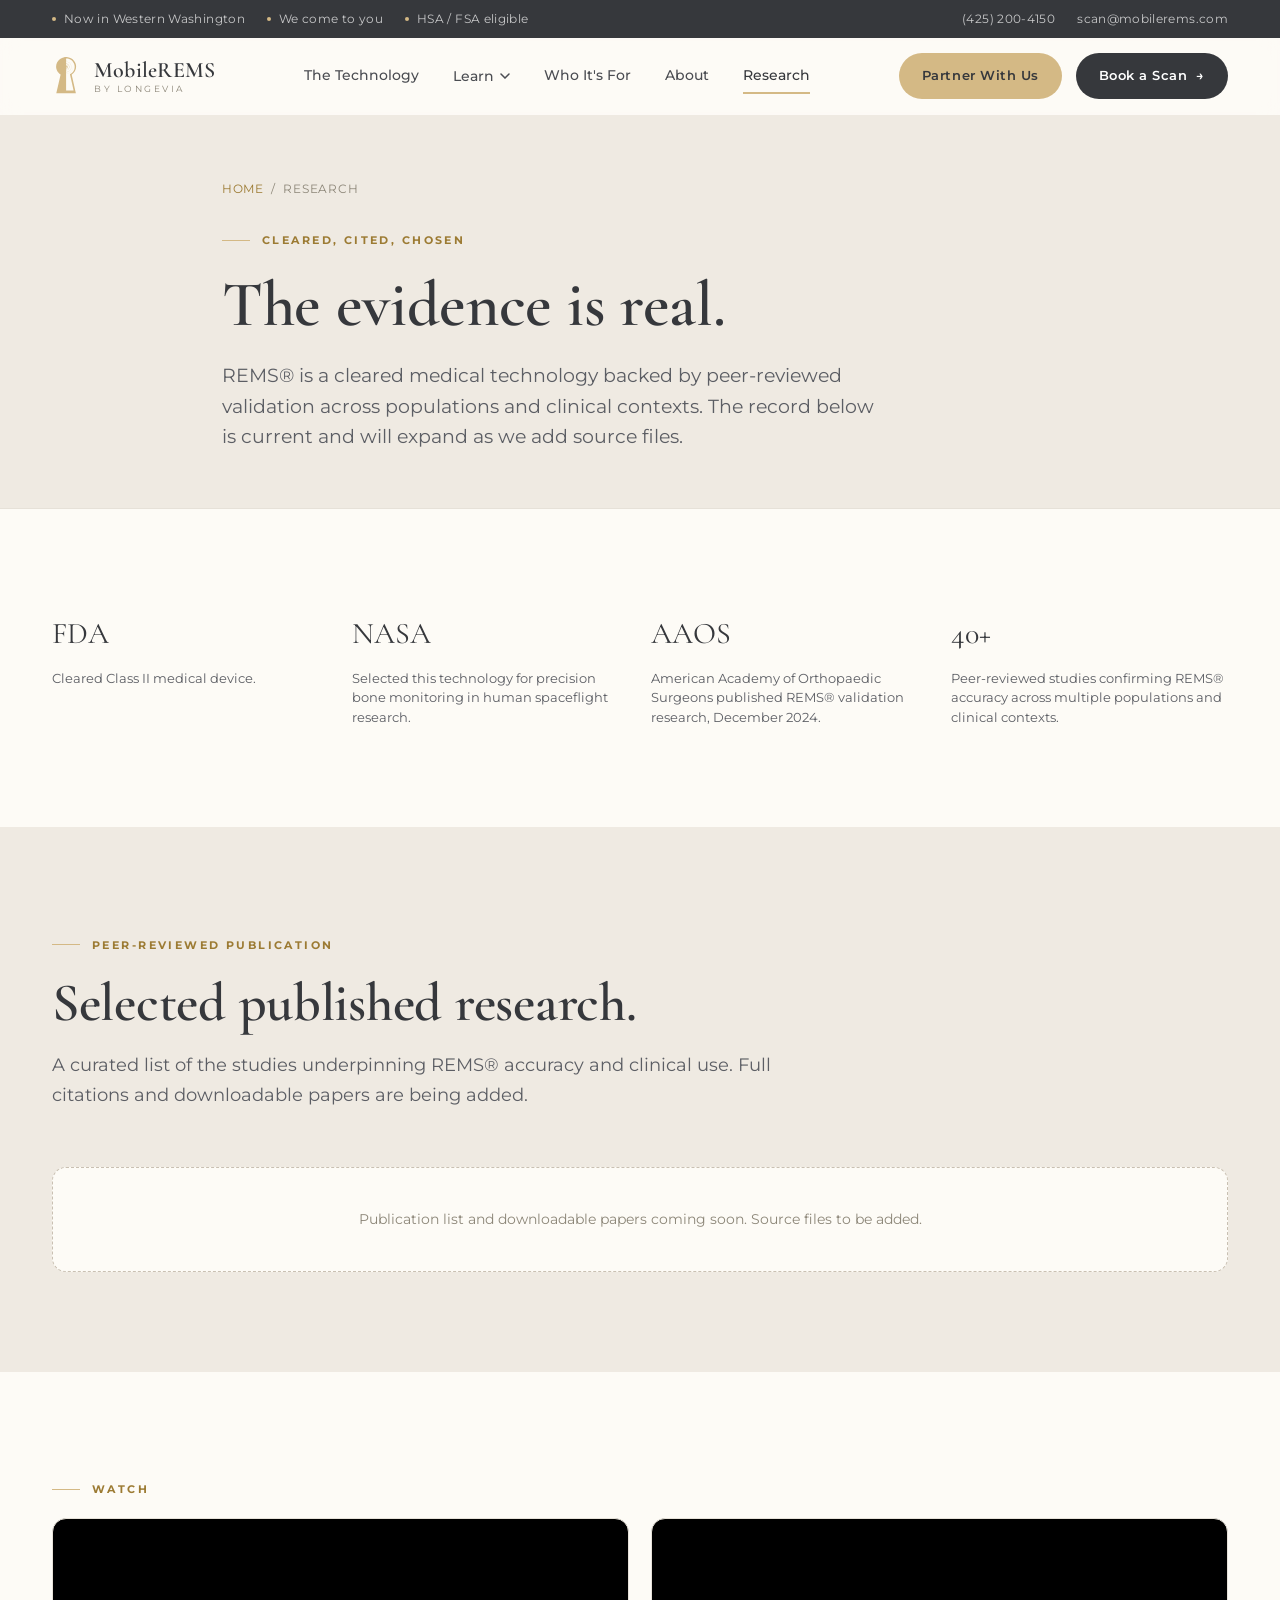
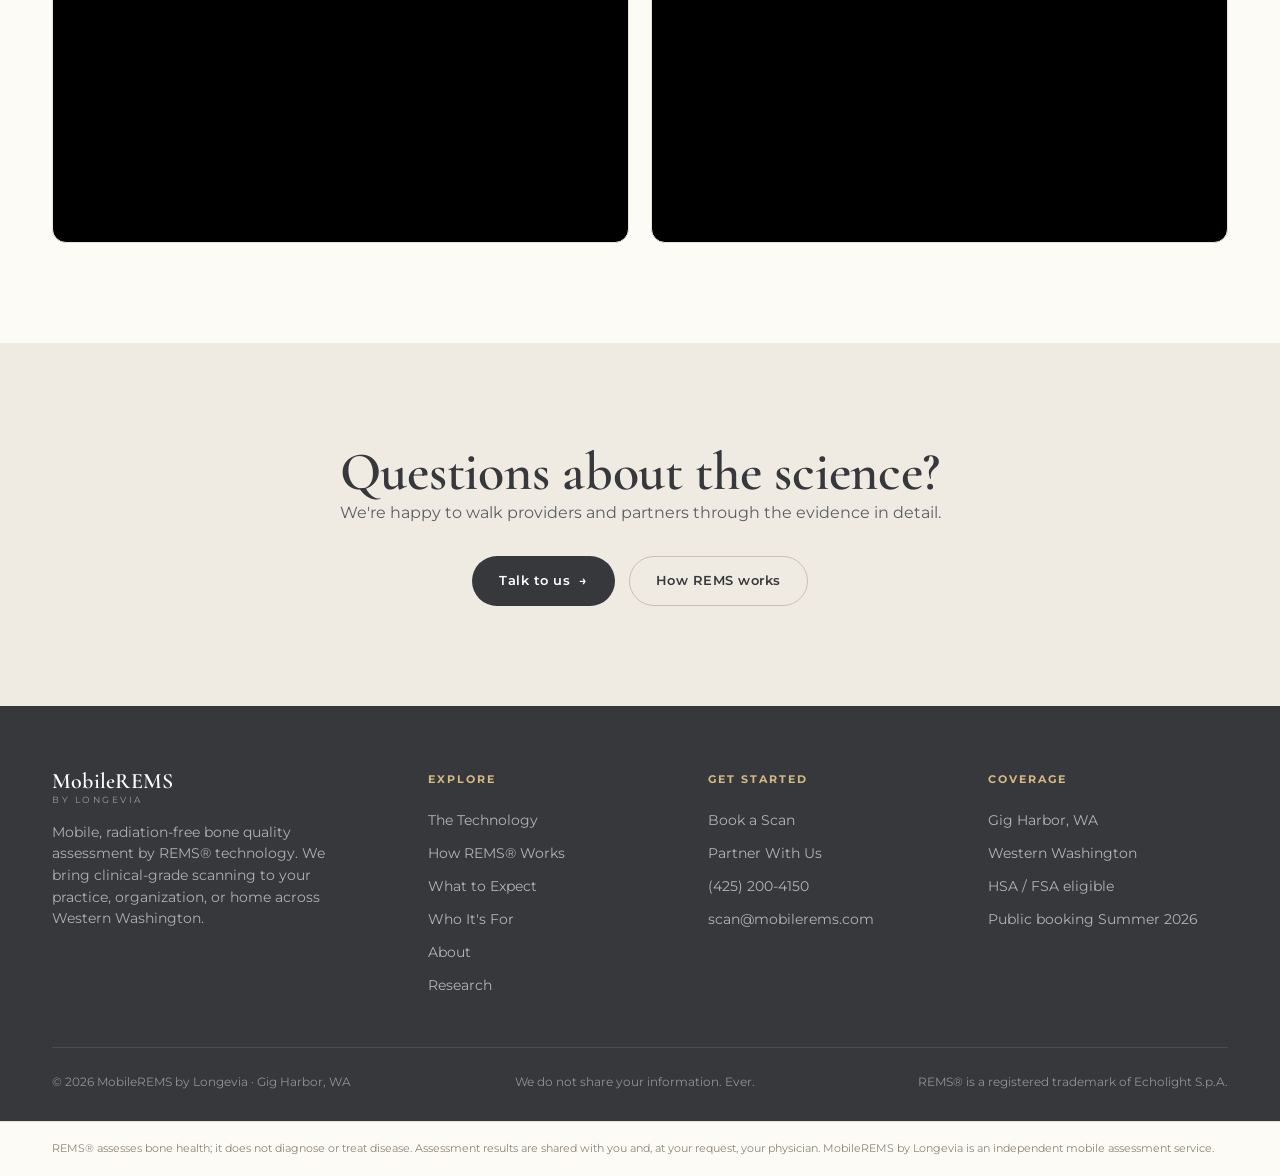
<file: research.html>
<!DOCTYPE html>
<html lang="en">
<head>
<meta charset="UTF-8">
<meta name="viewport" content="width=device-width, initial-scale=1.0">
<title>Research · The Evidence Behind REMS® · MobileREMS</title>
<meta name="description" content="FDA-cleared, NASA-selected, AAOS-published, 40+ peer-reviewed studies. The evidence behind REMS® bone quality assessment.">
<link rel="canonical" href="https://mobilerems.com/research">
<meta name="theme-color" content="#FDFBF6">
<meta property="og:type" content="website">
<meta property="og:site_name" content="MobileREMS by Longevia">
<meta property="og:title" content="Research · The Evidence Behind REMS® · MobileREMS">
<meta property="og:description" content="FDA-cleared, NASA-selected, AAOS-published, 40+ peer-reviewed studies. The evidence behind REMS® bone quality assessment.">
<meta property="og:url" content="https://mobilerems.com/research">
<meta property="og:image" content="https://mobilerems.com/og-image.jpg">
<link rel="icon" href="data:image/svg+xml,%3Csvg xmlns='http://www.w3.org/2000/svg' viewBox='0 0 32 32'%3E%3Crect width='32' height='32' rx='6' fill='%23FDFBF6'/%3E%3Cpath d='M16 7a5 5 0 0 0-2.4 9.4L12 25h8l-1.6-8.6A5 5 0 0 0 16 7z' fill='%23D4B985'/%3E%3Ccircle cx='16' cy='12' r='1.6' fill='%23FDFBF6'/%3E%3C/svg%3E">
<link rel="preconnect" href="https://fonts.googleapis.com">
<link rel="preconnect" href="https://fonts.gstatic.com" crossorigin>
<link href="https://fonts.googleapis.com/css2?family=Cormorant+Garamond:ital,wght@0,400;0,500;0,600;0,700;1,400;1,500&family=Montserrat:wght@400;500;600;700&display=swap" rel="stylesheet">
<link rel="stylesheet" href="/assets/css/styles.css?v=20">
</head>
<body>

<div class="topbar">
  <div class="wrap">
    <div class="topbar-left">
      <span><span class="dot"></span>Now in Western Washington</span>
      <span class="extra"><span class="dot"></span>We come to you</span>
      <span class="extra"><span class="dot"></span>HSA / FSA eligible</span>
    </div>
    <div class="topbar-right">
      <a href="tel:14252004150">(425) 200-4150</a>
      <a href="mailto:scan@mobilerems.com">scan@mobilerems.com</a>
    </div>
  </div>
</div>

<header class="site" id="header">
  <div class="wrap nav">
    <a class="brand" href="/" aria-label="MobileREMS by Longevia home">
      <img src="/assets/img/logo-mark.svg" alt="" width="30" height="38" />
      <span class="brand-name"><b>MobileREMS</b><small>by Longevia</small></span>
    </a>
    <nav class="nav-links" aria-label="Primary">
      <a href="/technology">The Technology</a>
      <div class="nav-item has-sub">
        <button type="button" class="nav-sub-trigger" aria-haspopup="true">Learn <svg class="caret" viewBox="0 0 10 6" aria-hidden="true"><path d="M1 1l4 4 4-4" fill="none" stroke="currentColor" stroke-width="1.5" stroke-linecap="round"/></svg></button>
        <div class="nav-sub" role="menu" aria-label="Learn">
          <a href="/technology" role="menuitem">REMS Technology</a>
          <a href="/how-rems-works" role="menuitem">How REMS&reg; Works</a>
          <a href="/what-to-expect" role="menuitem">What to Expect</a>
        </div>
      </div>
      <a href="/who-its-for">Who It's For</a>
      <a href="/about">About</a>
      <a href="/research" class="active">Research</a>
    </nav>
    <div class="nav-cta">
      <a class="btn btn-gold" href="/partners"><span class="lbl-full">Partner With Us</span><span class="lbl-short">Partner</span></a>
      <a class="btn btn-primary" href="/book">Book a Scan <span class="arr">&rarr;</span></a>
      <button class="burger" id="burger" aria-label="Open menu"><span></span></button>
    </div>
  </div>
</header>
<div class="drawer" id="drawer">
  <div class="drawer-top">
    <span class="brand-name"><b>MobileREMS</b><small>by Longevia</small></span>
    <button class="drawer-close" id="drawer-close" aria-label="Close menu">&times;</button>
  </div>
  <a class="dl" href="/technology">The Technology</a>
  <div class="dl-group">
    <span class="dl-label">Learn</span>
    <a class="dl sub" href="/technology">REMS Technology</a>
    <a class="dl sub" href="/how-rems-works">How REMS&reg; Works</a>
    <a class="dl sub" href="/what-to-expect">What to Expect</a>
  </div>
  <a class="dl" href="/who-its-for">Who It's For</a>
  <a class="dl" href="/about">About</a>
  <a class="dl" href="/research">Research</a>
  <a class="btn btn-gold" href="/book">Book a Scan <span class="arr">&rarr;</span></a>
</div>

<section class="page-hero">
  <div class="wrap">
    <div class="crumbs"><a href="/">Home</a> &nbsp;/&nbsp; Research</div>
    <span class="eyebrow">Cleared, cited, chosen</span>
    <h1>The evidence is real.</h1>
    <p>REMS&reg; is a cleared medical technology backed by peer-reviewed validation across populations and clinical contexts. The record below is current and will expand as we add source files.</p>
  </div>
</section>

<section class="block">
  <div class="wrap">
    <div class="auth-grid" style="--c:var(--ink);">
      <div class="auth" style="color:var(--ink);"><div class="label" style="color:var(--ink);">FDA</div><div class="desc" style="color:var(--text);">Cleared Class II medical device.</div></div>
      <div class="auth" style="color:var(--ink);"><div class="label" style="color:var(--ink);">NASA</div><div class="desc" style="color:var(--text);">Selected this technology for precision bone monitoring in human spaceflight research.</div></div>
      <div class="auth" style="color:var(--ink);"><div class="label" style="color:var(--ink);">AAOS</div><div class="desc" style="color:var(--text);">American Academy of Orthopaedic Surgeons published REMS&reg; validation research, December 2024.</div></div>
      <div class="auth" style="color:var(--ink);"><div class="label" style="color:var(--ink);">40+</div><div class="desc" style="color:var(--text);">Peer-reviewed studies confirming REMS&reg; accuracy across multiple populations and clinical contexts.</div></div>
    </div>
  </div>
</section>

<section class="block alt">
  <div class="wrap">
    <div class="sec-head">
      <span class="eyebrow">Peer-reviewed publication</span>
      <h2>Selected published research.</h2>
      <p>A curated list of the studies underpinning REMS&reg; accuracy and clinical use. Full citations and downloadable papers are being added.</p>
    </div>
    <div class="research-empty">
      Publication list and downloadable papers coming soon. Source files to be added.
    </div>
  </div>
</section>

<section class="block">
  <div class="wrap">
    <span class="eyebrow">Watch</span>
    <div class="videos" style="margin-top:20px;">
      <div class="video"><iframe src="https://www.youtube.com/embed/F9aiQXOqAkY" title="REMS research" loading="lazy" allowfullscreen></iframe></div>
      <div class="video"><iframe src="https://www.youtube.com/embed/-NVyWhb74mg" title="REMS research" loading="lazy" allowfullscreen></iframe></div>
    </div>
  </div>
</section>

<section class="block alt">
  <div class="wrap center-narrow">
    <h2>Questions about the science?</h2>
    <p style="color:var(--text);">We're happy to walk providers and partners through the evidence in detail.</p>
    <div class="lead-actions" style="justify-content:center;">
      <a class="btn btn-primary" href="/partners">Talk to us <span class="arr">&rarr;</span></a>
      <a class="btn btn-ghost" href="/technology">How REMS works</a>
    </div>
  </div>
</section>

<footer class="site">
  <div class="wrap">
    <div class="foot-grid">
      <div>
        <span class="brand-name"><b>MobileREMS</b><small>by Longevia</small></span>
        <p class="foot-blurb">Mobile, radiation-free bone quality assessment by REMS&reg; technology. We bring clinical-grade scanning to your practice, organization, or home across Western Washington.</p>
      </div>
      <div class="foot-col">
        <h4>Explore</h4>
        <a href="/technology">The Technology</a>
        <a href="/how-rems-works">How REMS&reg; Works</a>
        <a href="/what-to-expect">What to Expect</a>
        <a href="/who-its-for">Who It's For</a>
        <a href="/about">About</a>
        <a href="/research">Research</a>
      </div>
      <div class="foot-col">
        <h4>Get started</h4>
        <a href="/book">Book a Scan</a>
        <a href="/partners">Partner With Us</a>
        <a href="tel:14252004150">(425) 200-4150</a>
        <a href="mailto:scan@mobilerems.com">scan@mobilerems.com</a>
      </div>
      <div class="foot-col">
        <h4>Coverage</h4>
        <a>Gig Harbor, WA</a>
        <a>Western Washington</a>
        <a>HSA / FSA eligible</a>
        <a>Public booking Summer 2026</a>
      </div>
    </div>
    <div class="foot-bottom">
      <span>&copy; 2026 MobileREMS by Longevia &middot; Gig Harbor, WA</span>
      <span>We do not share your information. Ever.</span>
      <span>REMS&reg; is a registered trademark of Echolight S.p.A.</span>
    </div>
  </div>
</footer>
<div class="disclaimer">
  <div class="wrap">REMS&reg; assesses bone health; it does not diagnose or treat disease. Assessment results are shared with you and, at your request, your physician. MobileREMS by Longevia is an independent mobile assessment service.</div>
</div>
<script src="/assets/js/site.js?v=20"></script>
</body>
</html>
</file>
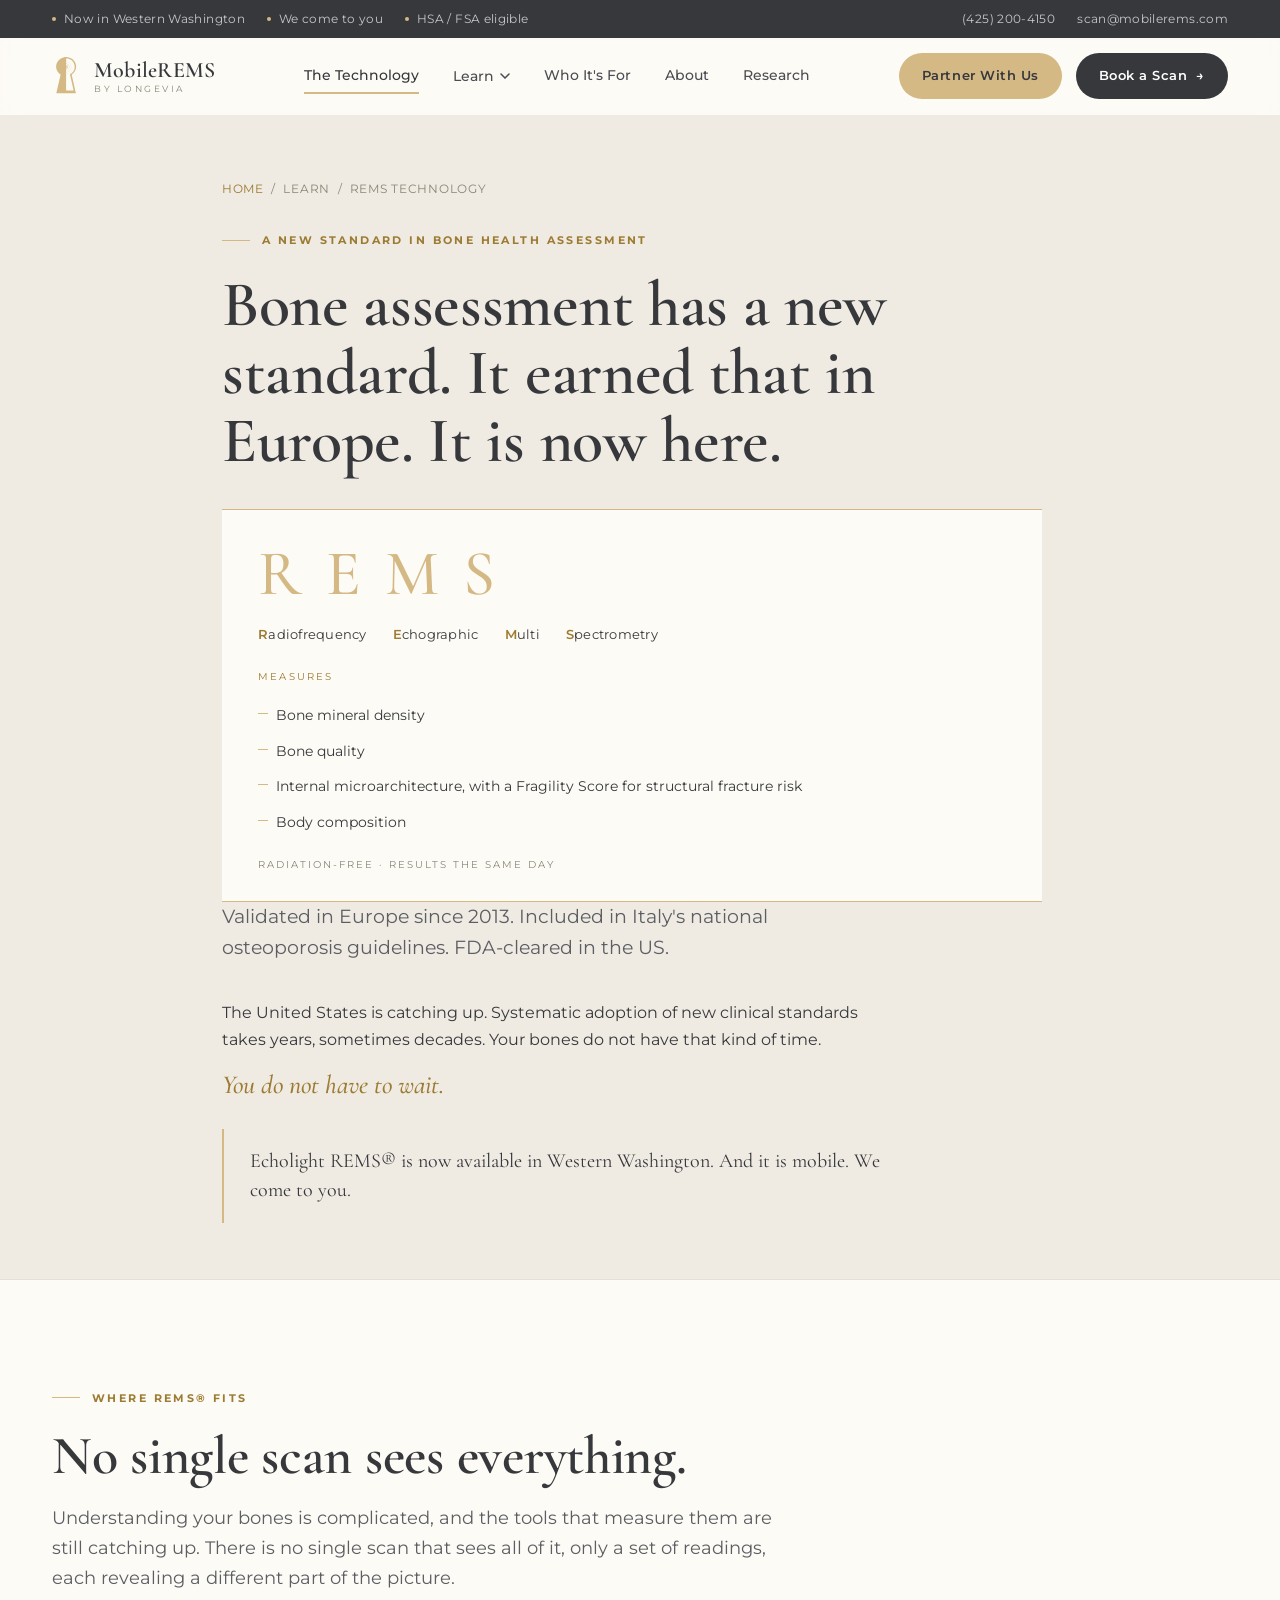
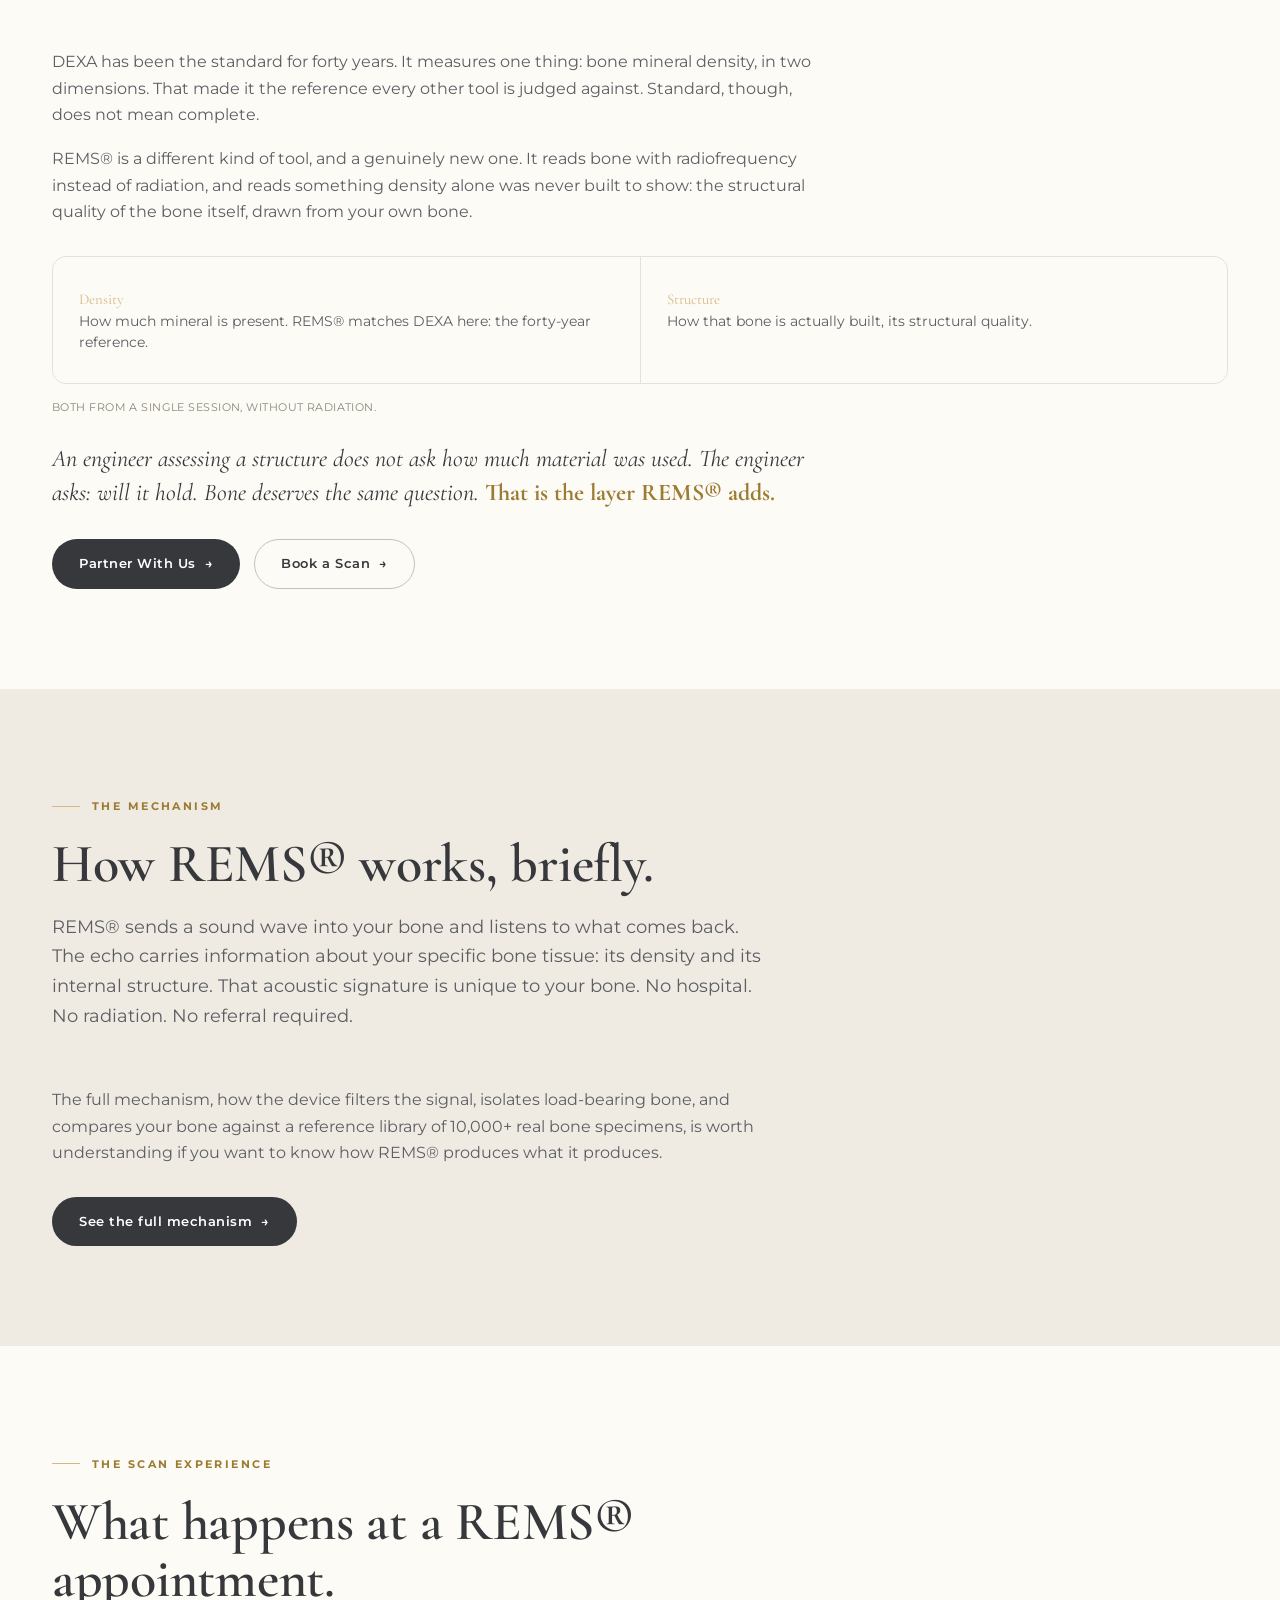
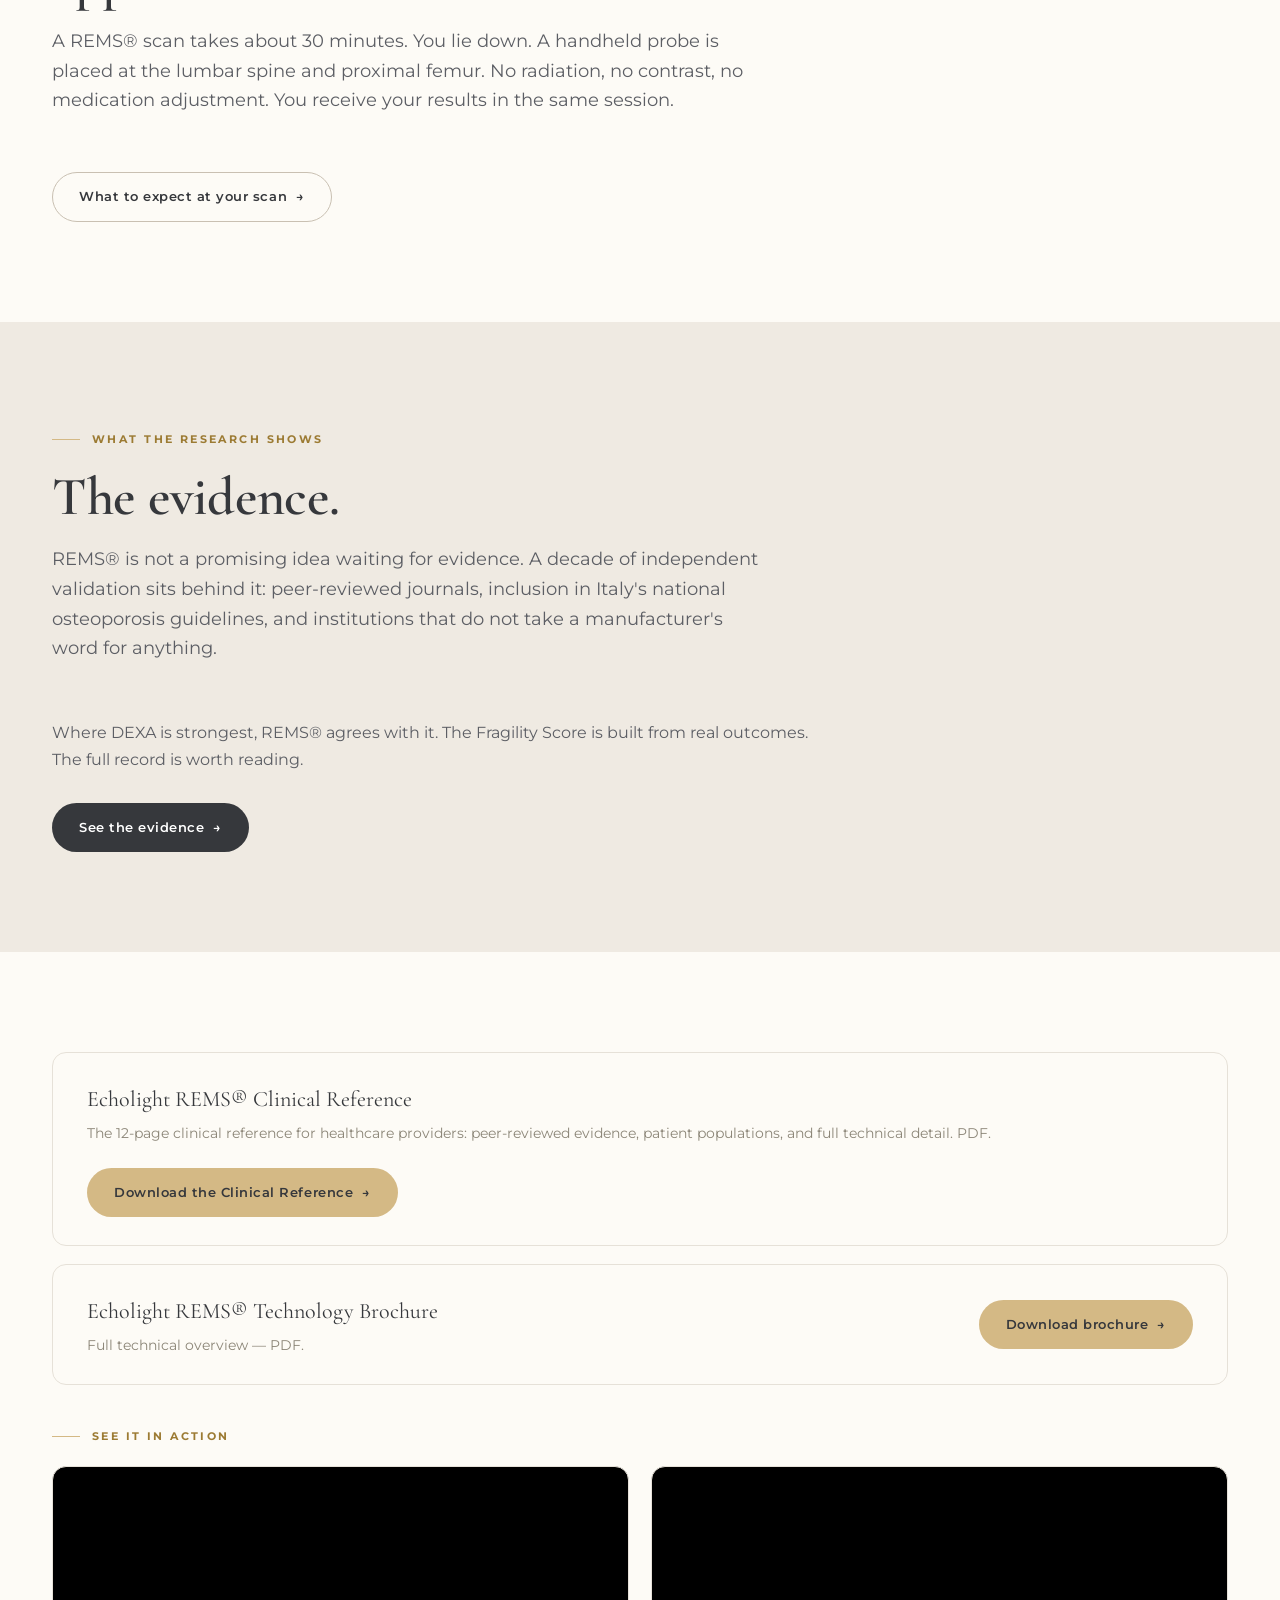
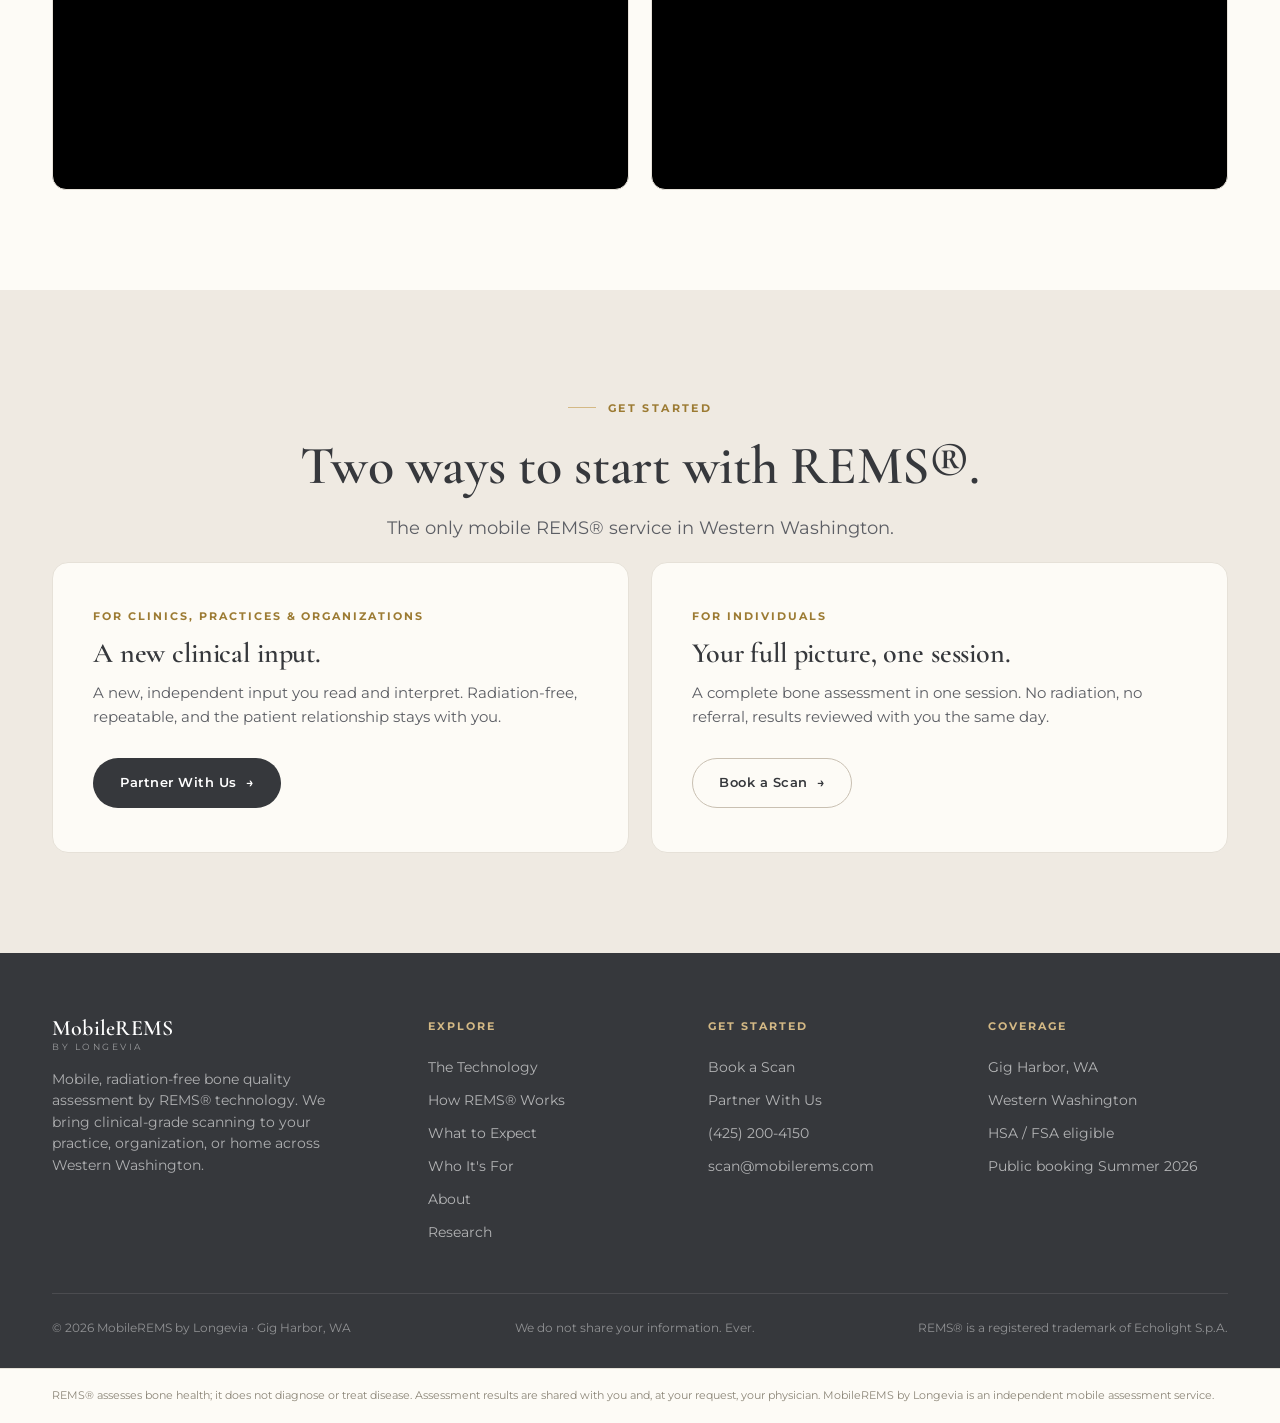
<file: technology.html>
<!DOCTYPE html>
<html lang="en">
<head>
<meta charset="UTF-8">
<meta name="viewport" content="width=device-width, initial-scale=1.0">
<title>The Technology · Echolight REMS® · MobileREMS</title>
<meta name="description" content="Echolight REMS® reads bone mineral density, bone quality, microarchitecture, and a Fragility Score, radiation-free, with same-day results. Validated in Europe, FDA-cleared, and mobile in Western Washington.">
<link rel="canonical" href="https://mobilerems.com/technology">
<meta name="theme-color" content="#FDFBF6">
<meta property="og:type" content="website">
<meta property="og:site_name" content="MobileREMS by Longevia">
<meta property="og:title" content="The Technology · Echolight REMS® · MobileREMS">
<meta property="og:description" content="Echolight REMS® reads bone mineral density, bone quality, microarchitecture, and a Fragility Score, radiation-free, with same-day results.">
<meta property="og:url" content="https://mobilerems.com/technology">
<meta property="og:image" content="https://mobilerems.com/og-image.jpg">
<link rel="icon" href="data:image/svg+xml,%3Csvg xmlns='http://www.w3.org/2000/svg' viewBox='0 0 32 32'%3E%3Crect width='32' height='32' rx='6' fill='%23FDFBF6'/%3E%3Cpath d='M16 7a5 5 0 0 0-2.4 9.4L12 25h8l-1.6-8.6A5 5 0 0 0 16 7z' fill='%23D4B985'/%3E%3Ccircle cx='16' cy='12' r='1.6' fill='%23FDFBF6'/%3E%3C/svg%3E">
<link rel="preconnect" href="https://fonts.googleapis.com">
<link rel="preconnect" href="https://fonts.gstatic.com" crossorigin>
<link href="https://fonts.googleapis.com/css2?family=Cormorant+Garamond:ital,wght@0,400;0,500;0,600;0,700;1,400;1,500&family=Montserrat:wght@400;500;600;700&display=swap" rel="stylesheet">
<link rel="stylesheet" href="/assets/css/styles.css?v=20">
</head>
<body>

<div class="topbar">
  <div class="wrap">
    <div class="topbar-left">
      <span><span class="dot"></span>Now in Western Washington</span>
      <span class="extra"><span class="dot"></span>We come to you</span>
      <span class="extra"><span class="dot"></span>HSA / FSA eligible</span>
    </div>
    <div class="topbar-right">
      <a href="tel:14252004150">(425) 200-4150</a>
      <a href="mailto:scan@mobilerems.com">scan@mobilerems.com</a>
    </div>
  </div>
</div>

<header class="site" id="header">
  <div class="wrap nav">
    <a class="brand" href="/" aria-label="MobileREMS by Longevia home">
      <img src="/assets/img/logo-mark.svg" alt="" width="30" height="38" />
      <span class="brand-name"><b>MobileREMS</b><small>by Longevia</small></span>
    </a>
    <nav class="nav-links" aria-label="Primary">
      <a href="/technology" class="active">The Technology</a>
      <div class="nav-item has-sub">
        <button type="button" class="nav-sub-trigger" aria-haspopup="true">Learn <svg class="caret" viewBox="0 0 10 6" aria-hidden="true"><path d="M1 1l4 4 4-4" fill="none" stroke="currentColor" stroke-width="1.5" stroke-linecap="round"/></svg></button>
        <div class="nav-sub" role="menu" aria-label="Learn">
          <a href="/technology" class="active" role="menuitem">REMS Technology</a>
          <a href="/how-rems-works" role="menuitem">How REMS&reg; Works</a>
          <a href="/what-to-expect" role="menuitem">What to Expect</a>
        </div>
      </div>
      <a href="/who-its-for">Who It's For</a>
      <a href="/about">About</a>
      <a href="/research">Research</a>
    </nav>
    <div class="nav-cta">
      <a class="btn btn-gold" href="/partners"><span class="lbl-full">Partner With Us</span><span class="lbl-short">Partner</span></a>
      <a class="btn btn-primary" href="/book">Book a Scan <span class="arr">&rarr;</span></a>
      <button class="burger" id="burger" aria-label="Open menu"><span></span></button>
    </div>
  </div>
</header>
<div class="drawer" id="drawer">
  <div class="drawer-top">
    <span class="brand-name"><b>MobileREMS</b><small>by Longevia</small></span>
    <button class="drawer-close" id="drawer-close" aria-label="Close menu">&times;</button>
  </div>
  <a class="dl" href="/technology">The Technology</a>
  <div class="dl-group">
    <span class="dl-label">Learn</span>
    <a class="dl sub" href="/technology">REMS Technology</a>
    <a class="dl sub" href="/how-rems-works">How REMS&reg; Works</a>
    <a class="dl sub" href="/what-to-expect">What to Expect</a>
  </div>
  <a class="dl" href="/who-its-for">Who It's For</a>
  <a class="dl" href="/about">About</a>
  <a class="dl" href="/research">Research</a>
  <a class="btn btn-gold" href="/book">Book a Scan <span class="arr">&rarr;</span></a>
</div>

<section class="page-hero">
  <div class="wrap">
    <div class="crumbs"><a href="/">Home</a> &nbsp;/&nbsp; Learn &nbsp;/&nbsp; REMS Technology</div>
    <span class="eyebrow">A New Standard in Bone Health Assessment</span>
    <h1>Bone assessment has a new standard. It earned that in Europe. It is now here.</h1>

    <div class="rems-acronym">
      <div class="rems-letters"><span>R</span><span>E</span><span>M</span><span>S</span></div>
      <div class="rems-expansion">
        <span class="rems-word"><b>R</b>adiofrequency</span>
        <span class="rems-word"><b>E</b>chographic</span>
        <span class="rems-word"><b>M</b>ulti</span>
        <span class="rems-word"><b>S</b>pectrometry</span>
      </div>
      <div class="rems-measures-label">Measures</div>
      <ul class="measure-list">
        <li>Bone mineral density</li>
        <li>Bone quality</li>
        <li>Internal microarchitecture, with a Fragility Score for structural fracture risk</li>
        <li>Body composition</li>
      </ul>
      <div class="measure-tags">Radiation-free &middot; Results the same day</div>
    </div>

    <p class="hero-validation">Validated in Europe since 2013. Included in Italy's national osteoporosis guidelines. FDA-cleared in the US.</p>

    <div class="hero-urgency">
      <p>The United States is catching up. Systematic adoption of new clinical standards takes years, sometimes decades. Your bones do not have that kind of time.</p>
      <div class="you-statement">You do not have to wait.</div>
    </div>

    <div class="arrival-callout">Echolight REMS&reg; is now available in Western Washington. And it is mobile. We come to you.</div>
  </div>
</section>

<section class="block">
  <div class="wrap">
    <div class="sec-head">
      <span class="eyebrow">Where REMS&reg; Fits</span>
      <h2>No single scan sees everything.</h2>
      <p>Understanding your bones is complicated, and the tools that measure them are still catching up. There is no single scan that sees all of it, only a set of readings, each revealing a different part of the picture.</p>
    </div>
    <div class="prose" style="max-width:760px;">
      <p>DEXA has been the standard for forty years. It measures one thing: bone mineral density, in two dimensions. That made it the reference every other tool is judged against. Standard, though, does not mean complete.</p>
      <p>REMS&reg; is a different kind of tool, and a genuinely new one. It reads bone with radiofrequency instead of radiation, and reads something density alone was never built to show: the structural quality of the bone itself, drawn from your own bone.</p>
    </div>
    <div class="duo" style="margin-top:30px;">
      <div class="card"><div class="idx">Density</div><p>How much mineral is present. REMS&reg; matches DEXA here: the forty-year reference.</p></div>
      <div class="card"><div class="idx">Structure</div><p>How that bone is actually built, its structural quality.</p></div>
    </div>
    <p class="src" style="margin-top:14px;">Both from a single session, without radiation.</p>
    <p style="margin-top:26px;font-family:var(--serif);font-size:24px;font-style:italic;color:var(--ink);max-width:760px;line-height:1.4;">An engineer assessing a structure does not ask how much material was used. The engineer asks: will it hold. Bone deserves the same question. <b style="font-style:normal;color:var(--bronze);">That is the layer REMS&reg; adds.</b></p>
    <div class="lead-actions">
      <a class="btn btn-primary" href="/partners">Partner With Us <span class="arr">&rarr;</span></a>
      <a class="btn btn-ghost" href="/book">Book a Scan <span class="arr">&rarr;</span></a>
    </div>
  </div>
</section>

<section class="block alt">
  <div class="wrap">
    <div class="sec-head">
      <span class="eyebrow">The Mechanism</span>
      <h2>How REMS&reg; works, briefly.</h2>
      <p>REMS&reg; sends a sound wave into your bone and listens to what comes back. The echo carries information about your specific bone tissue: its density and its internal structure. That acoustic signature is unique to your bone. No hospital. No radiation. No referral required.</p>
    </div>
    <div class="prose" style="max-width:760px;">
      <p>The full mechanism, how the device filters the signal, isolates load-bearing bone, and compares your bone against a reference library of 10,000+ real bone specimens, is worth understanding if you want to know how REMS&reg; produces what it produces.</p>
    </div>
    <div class="lead-actions">
      <a class="btn btn-primary" href="/how-rems-works">See the full mechanism <span class="arr">&rarr;</span></a>
    </div>
  </div>
</section>

<section class="block">
  <div class="wrap">
    <div class="sec-head">
      <span class="eyebrow">The Scan Experience</span>
      <h2>What happens at a REMS&reg; appointment.</h2>
      <p>A REMS&reg; scan takes about 30 minutes. You lie down. A handheld probe is placed at the lumbar spine and proximal femur. No radiation, no contrast, no medication adjustment. You receive your results in the same session.</p>
    </div>
    <div class="lead-actions">
      <a class="btn btn-ghost" href="/what-to-expect">What to expect at your scan <span class="arr">&rarr;</span></a>
    </div>
  </div>
</section>

<section class="block alt">
  <div class="wrap">
    <div class="sec-head">
      <span class="eyebrow">What the Research Shows</span>
      <h2>The evidence.</h2>
      <p>REMS&reg; is not a promising idea waiting for evidence. A decade of independent validation sits behind it: peer-reviewed journals, inclusion in Italy's national osteoporosis guidelines, and institutions that do not take a manufacturer's word for anything.</p>
    </div>
    <div class="prose" style="max-width:760px;">
      <p>Where DEXA is strongest, REMS&reg; agrees with it. The Fragility Score is built from real outcomes. The full record is worth reading.</p>
    </div>
    <div class="lead-actions">
      <a class="btn btn-primary" href="/research">See the evidence <span class="arr">&rarr;</span></a>
    </div>
  </div>
</section>

<section class="block">
  <div class="wrap">
    <div class="dl-cta">
      <div>
        <div class="t">Echolight REMS&reg; Clinical Reference</div>
        <div class="s">The 12-page clinical reference for healthcare providers: peer-reviewed evidence, patient populations, and full technical detail. PDF.</div>
      </div>
      <a class="btn btn-gold" href="/assets/clinical-reference.pdf" target="_blank" rel="noopener">Download the Clinical Reference <span class="arr">&rarr;</span></a>
    </div>
    <div class="dl-cta" style="margin-top:18px;">
      <div>
        <div class="t">Echolight REMS&reg; Technology Brochure</div>
        <div class="s">Full technical overview &mdash; PDF.</div>
      </div>
      <a class="btn btn-gold" href="/assets/clinical-brief.pdf" target="_blank" rel="noopener">Download brochure <span class="arr">&rarr;</span></a>
    </div>
    <div style="margin-top:34px;">
      <span class="eyebrow">See it in action</span>
      <div class="videos" style="margin-top:20px;">
        <div class="video"><iframe src="https://www.youtube.com/embed/F9aiQXOqAkY" title="REMS technology" loading="lazy" allowfullscreen></iframe></div>
        <div class="video"><iframe src="https://www.youtube.com/embed/-NVyWhb74mg" title="REMS technology" loading="lazy" allowfullscreen></iframe></div>
      </div>
    </div>
  </div>
</section>

<section class="block alt">
  <div class="wrap">
    <div class="sec-head center-narrow" style="text-align:center;">
      <span class="eyebrow" style="justify-content:center;">Get Started</span>
      <h2>Two ways to start with REMS&reg;.</h2>
      <p>The only mobile REMS&reg; service in Western Washington.</p>
    </div>
    <div class="paths">
      <div class="path">
        <div class="pe">For clinics, practices &amp; organizations</div>
        <h3>A new clinical input.</h3>
        <p>A new, independent input you read and interpret. Radiation-free, repeatable, and the patient relationship stays with you.</p>
        <a class="btn btn-primary" href="/partners">Partner With Us <span class="arr">&rarr;</span></a>
      </div>
      <div class="path">
        <div class="pe">For individuals</div>
        <h3>Your full picture, one session.</h3>
        <p>A complete bone assessment in one session. No radiation, no referral, results reviewed with you the same day.</p>
        <a class="btn btn-ghost" href="/book">Book a Scan <span class="arr">&rarr;</span></a>
      </div>
    </div>
  </div>
</section>

<footer class="site">
  <div class="wrap">
    <div class="foot-grid">
      <div>
        <span class="brand-name"><b>MobileREMS</b><small>by Longevia</small></span>
        <p class="foot-blurb">Mobile, radiation-free bone quality assessment by REMS&reg; technology. We bring clinical-grade scanning to your practice, organization, or home across Western Washington.</p>
      </div>
      <div class="foot-col">
        <h4>Explore</h4>
        <a href="/technology">The Technology</a>
        <a href="/how-rems-works">How REMS&reg; Works</a>
        <a href="/what-to-expect">What to Expect</a>
        <a href="/who-its-for">Who It's For</a>
        <a href="/about">About</a>
        <a href="/research">Research</a>
      </div>
      <div class="foot-col">
        <h4>Get started</h4>
        <a href="/book">Book a Scan</a>
        <a href="/partners">Partner With Us</a>
        <a href="tel:14252004150">(425) 200-4150</a>
        <a href="mailto:scan@mobilerems.com">scan@mobilerems.com</a>
      </div>
      <div class="foot-col">
        <h4>Coverage</h4>
        <a>Gig Harbor, WA</a>
        <a>Western Washington</a>
        <a>HSA / FSA eligible</a>
        <a>Public booking Summer 2026</a>
      </div>
    </div>
    <div class="foot-bottom">
      <span>&copy; 2026 MobileREMS by Longevia &middot; Gig Harbor, WA</span>
      <span>We do not share your information. Ever.</span>
      <span>REMS&reg; is a registered trademark of Echolight S.p.A.</span>
    </div>
  </div>
</footer>
<div class="disclaimer">
  <div class="wrap">REMS&reg; assesses bone health; it does not diagnose or treat disease. Assessment results are shared with you and, at your request, your physician. MobileREMS by Longevia is an independent mobile assessment service.</div>
</div>
<script src="/assets/js/site.js?v=20"></script>
</body>
</html>
</file>
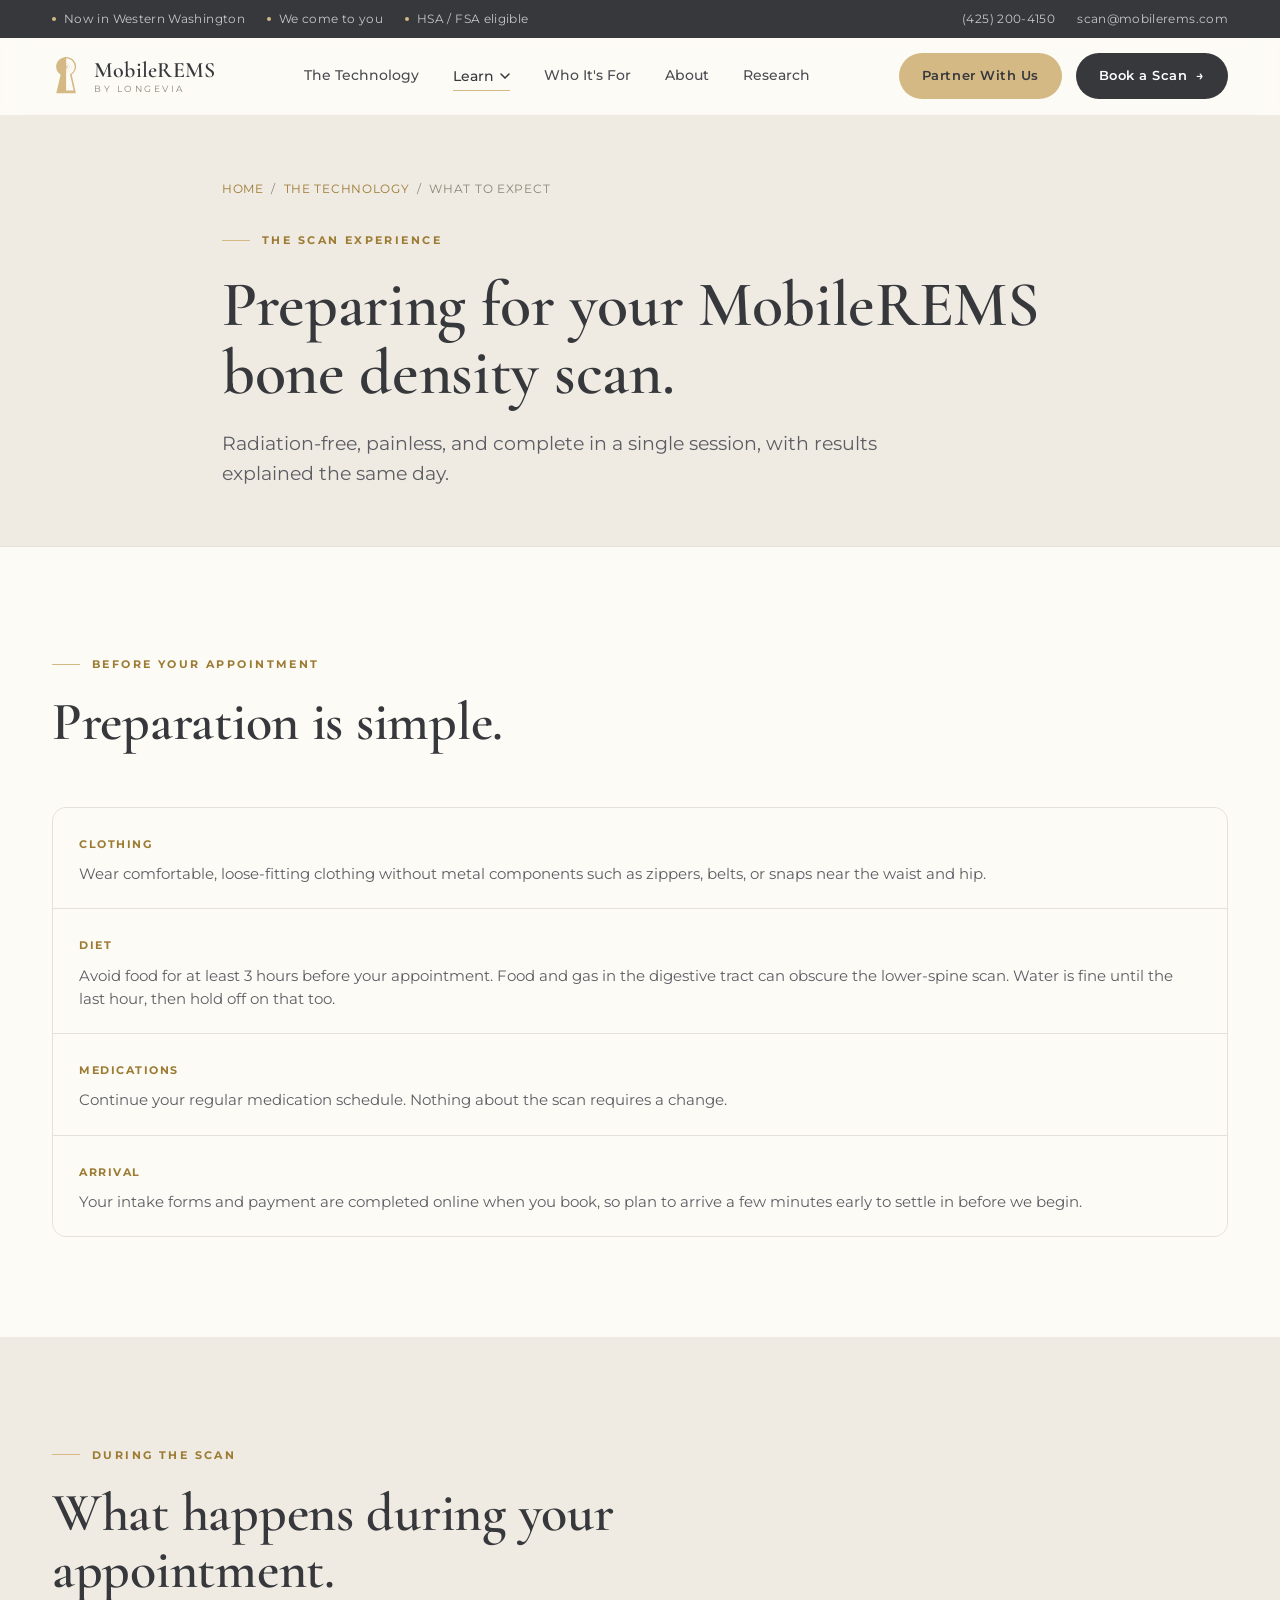
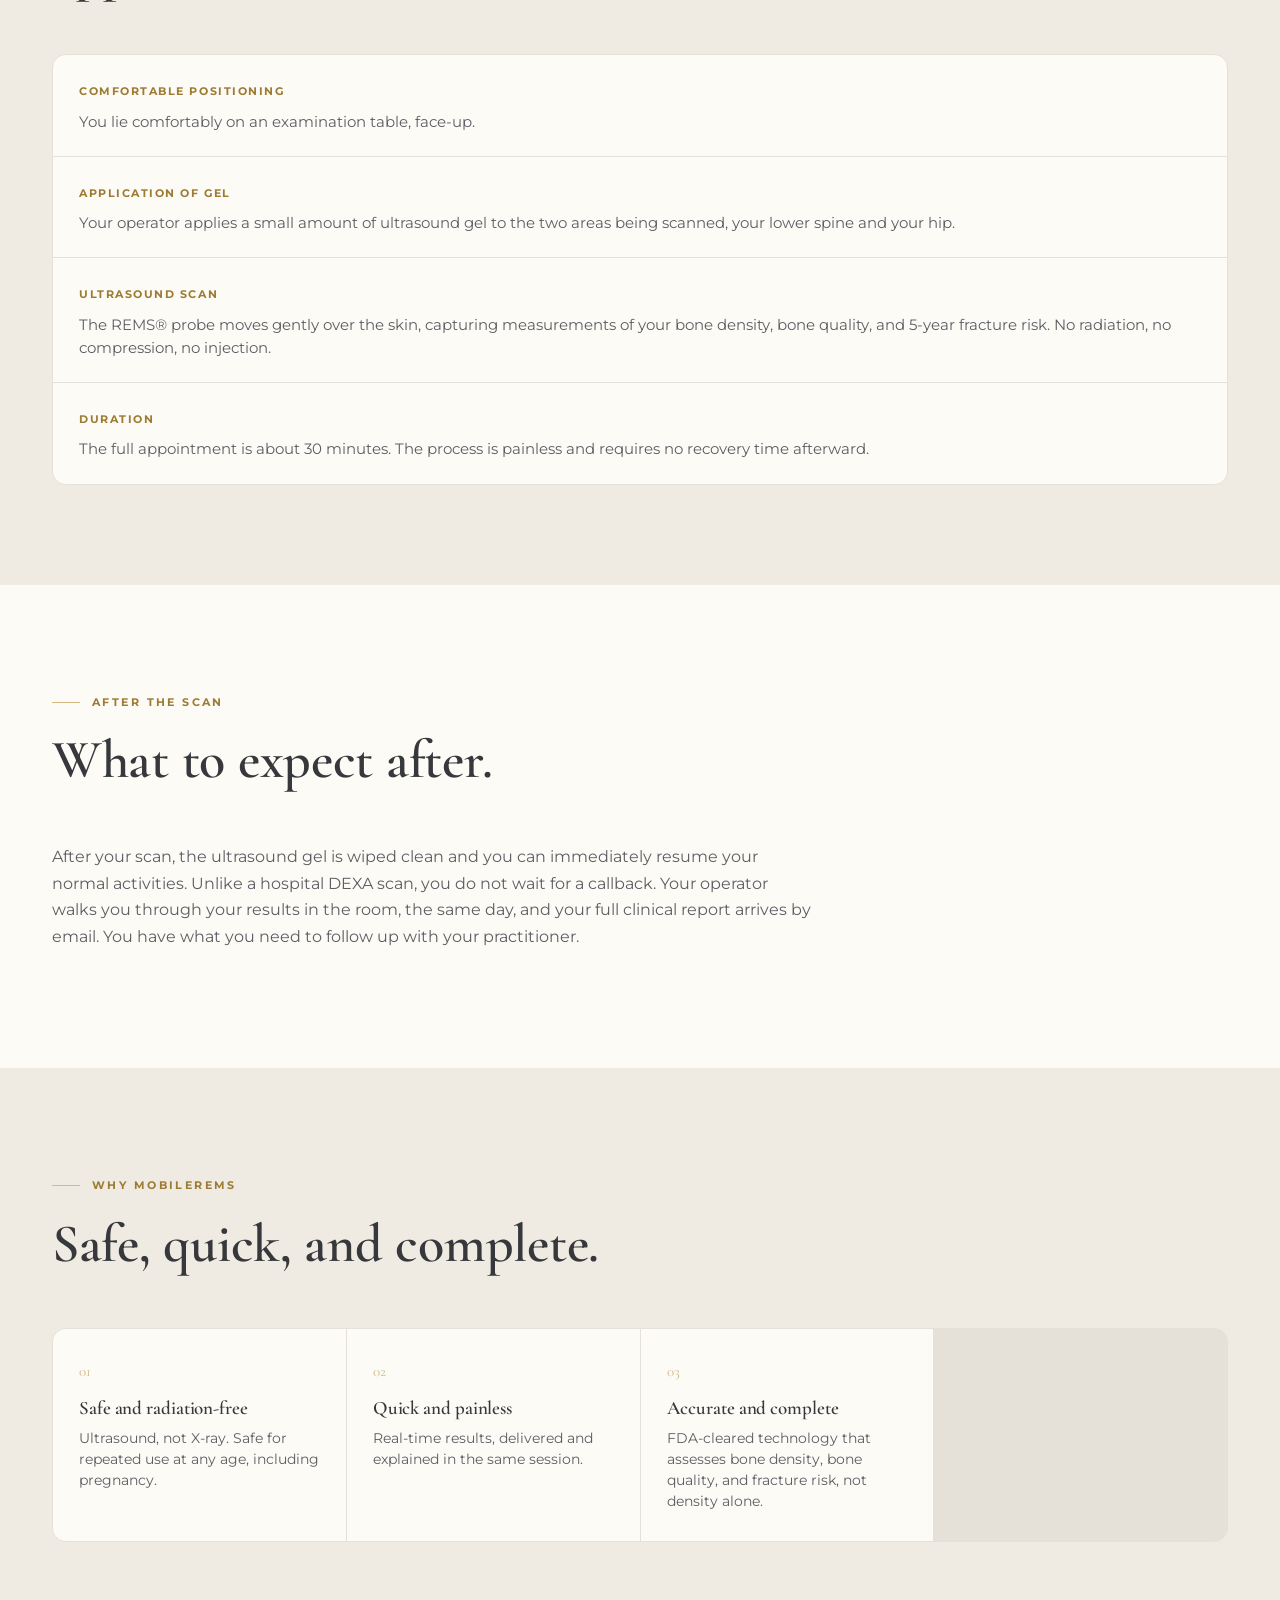
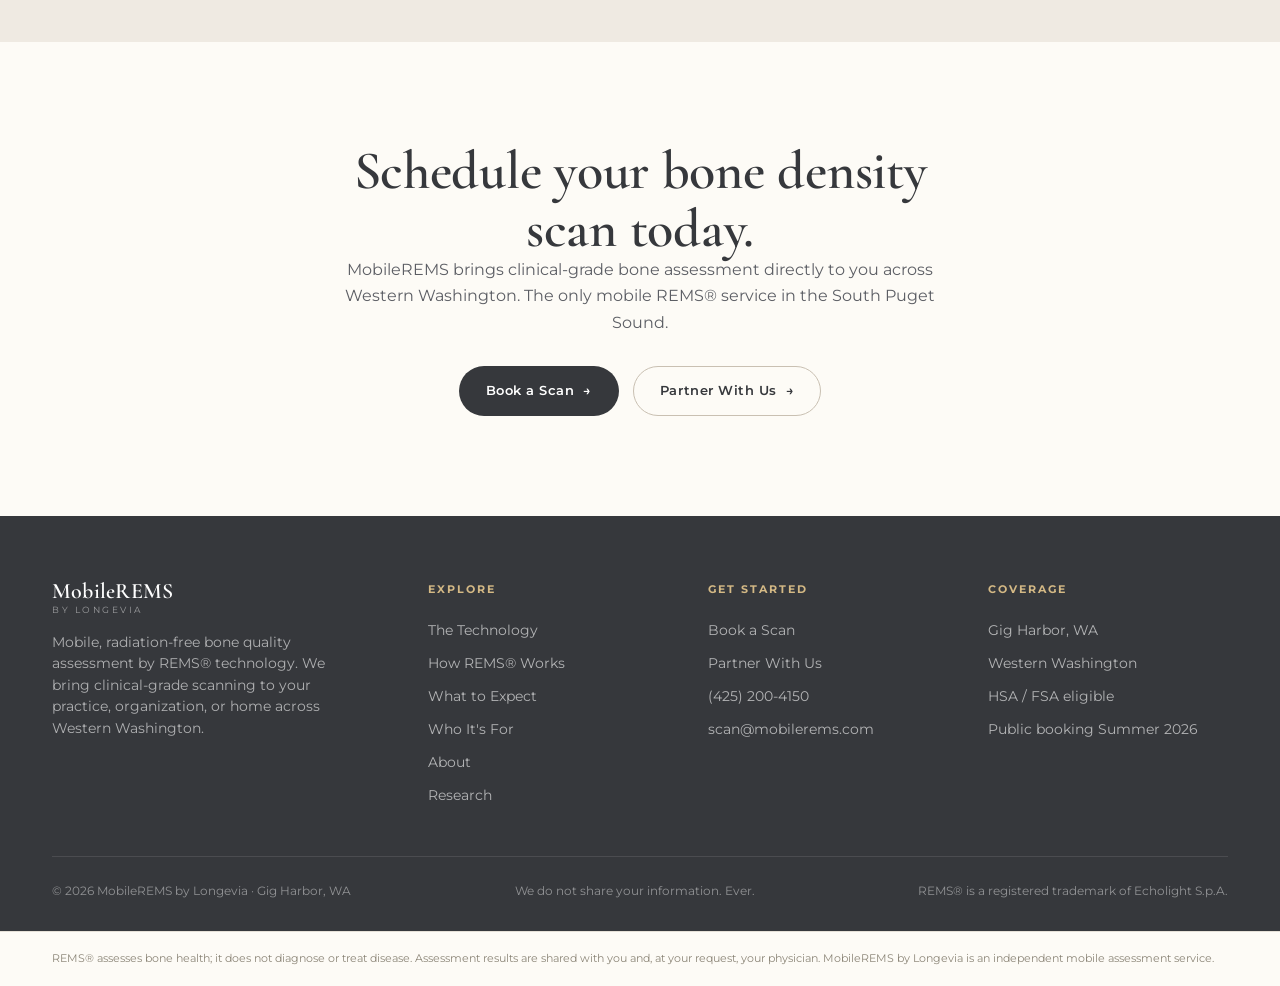
<file: what-to-expect.html>
<!DOCTYPE html>
<html lang="en">
<head>
<meta charset="UTF-8">
<meta name="viewport" content="width=device-width, initial-scale=1.0">
<title>What to Expect · Your REMS® Scan · MobileREMS</title>
<meta name="description" content="Preparing for your MobileREMS bone density scan: how to prepare, what happens during the about 30-minute appointment, and what to expect after. Radiation-free, painless, same-day results.">
<link rel="canonical" href="https://mobilerems.com/what-to-expect">
<meta name="theme-color" content="#FDFBF6">
<meta property="og:type" content="website">
<meta property="og:site_name" content="MobileREMS by Longevia">
<meta property="og:title" content="What to Expect · Your REMS® Scan · MobileREMS">
<meta property="og:description" content="Preparing for your MobileREMS bone density scan: how to prepare, what happens during the appointment, and what to expect after. Radiation-free, same-day results.">
<meta property="og:url" content="https://mobilerems.com/what-to-expect">
<meta property="og:image" content="https://mobilerems.com/og-image.jpg">
<link rel="icon" href="data:image/svg+xml,%3Csvg xmlns='http://www.w3.org/2000/svg' viewBox='0 0 32 32'%3E%3Crect width='32' height='32' rx='6' fill='%23FDFBF6'/%3E%3Cpath d='M16 7a5 5 0 0 0-2.4 9.4L12 25h8l-1.6-8.6A5 5 0 0 0 16 7z' fill='%23D4B985'/%3E%3Ccircle cx='16' cy='12' r='1.6' fill='%23FDFBF6'/%3E%3C/svg%3E">
<link rel="preconnect" href="https://fonts.googleapis.com">
<link rel="preconnect" href="https://fonts.gstatic.com" crossorigin>
<link href="https://fonts.googleapis.com/css2?family=Cormorant+Garamond:ital,wght@0,400;0,500;0,600;0,700;1,400;1,500&family=Montserrat:wght@400;500;600;700&display=swap" rel="stylesheet">
<link rel="stylesheet" href="/assets/css/styles.css?v=20">
</head>
<body>

<div class="topbar">
  <div class="wrap">
    <div class="topbar-left">
      <span><span class="dot"></span>Now in Western Washington</span>
      <span class="extra"><span class="dot"></span>We come to you</span>
      <span class="extra"><span class="dot"></span>HSA / FSA eligible</span>
    </div>
    <div class="topbar-right">
      <a href="tel:14252004150">(425) 200-4150</a>
      <a href="mailto:scan@mobilerems.com">scan@mobilerems.com</a>
    </div>
  </div>
</div>

<header class="site" id="header">
  <div class="wrap nav">
    <a class="brand" href="/" aria-label="MobileREMS by Longevia home">
      <img src="/assets/img/logo-mark.svg" alt="" width="30" height="38" />
      <span class="brand-name"><b>MobileREMS</b><small>by Longevia</small></span>
    </a>
    <nav class="nav-links" aria-label="Primary">
      <a href="/technology">The Technology</a>
      <div class="nav-item has-sub">
        <button type="button" class="nav-sub-trigger active" aria-haspopup="true">Learn <svg class="caret" viewBox="0 0 10 6" aria-hidden="true"><path d="M1 1l4 4 4-4" fill="none" stroke="currentColor" stroke-width="1.5" stroke-linecap="round"/></svg></button>
        <div class="nav-sub" role="menu" aria-label="Learn">
          <a href="/technology" role="menuitem">REMS Technology</a>
          <a href="/how-rems-works" role="menuitem">How REMS&reg; Works</a>
          <a href="/what-to-expect" class="active" role="menuitem">What to Expect</a>
        </div>
      </div>
      <a href="/who-its-for">Who It's For</a>
      <a href="/about">About</a>
      <a href="/research">Research</a>
    </nav>
    <div class="nav-cta">
      <a class="btn btn-gold" href="/partners"><span class="lbl-full">Partner With Us</span><span class="lbl-short">Partner</span></a>
      <a class="btn btn-primary" href="/book">Book a Scan <span class="arr">&rarr;</span></a>
      <button class="burger" id="burger" aria-label="Open menu"><span></span></button>
    </div>
  </div>
</header>
<div class="drawer" id="drawer">
  <div class="drawer-top">
    <span class="brand-name"><b>MobileREMS</b><small>by Longevia</small></span>
    <button class="drawer-close" id="drawer-close" aria-label="Close menu">&times;</button>
  </div>
  <a class="dl" href="/technology">The Technology</a>
  <div class="dl-group">
    <span class="dl-label">Learn</span>
    <a class="dl sub" href="/technology">REMS Technology</a>
    <a class="dl sub" href="/how-rems-works">How REMS&reg; Works</a>
    <a class="dl sub" href="/what-to-expect">What to Expect</a>
  </div>
  <a class="dl" href="/who-its-for">Who It's For</a>
  <a class="dl" href="/about">About</a>
  <a class="dl" href="/research">Research</a>
  <a class="btn btn-gold" href="/book">Book a Scan <span class="arr">&rarr;</span></a>
</div>

<section class="page-hero">
  <div class="wrap">
    <div class="crumbs"><a href="/">Home</a> &nbsp;/&nbsp; <a href="/technology">The Technology</a> &nbsp;/&nbsp; What to Expect</div>
    <span class="eyebrow">The Scan Experience</span>
    <h1>Preparing for your MobileREMS bone density scan.</h1>
    <p>Radiation-free, painless, and complete in a single session, with results explained the same day.</p>
  </div>
</section>

<section class="block">
  <div class="wrap">
    <div class="sec-head">
      <span class="eyebrow">Before your appointment</span>
      <h2>Preparation is simple.</h2>
    </div>
    <div class="spec-list">
      <div class="spec-item"><span class="lbl">Clothing</span><p>Wear comfortable, loose-fitting clothing without metal components such as zippers, belts, or snaps near the waist and hip.</p></div>
      <div class="spec-item"><span class="lbl">Diet</span><p>Avoid food for at least 3 hours before your appointment. Food and gas in the digestive tract can obscure the lower-spine scan. Water is fine until the last hour, then hold off on that too.</p></div>
      <div class="spec-item"><span class="lbl">Medications</span><p>Continue your regular medication schedule. Nothing about the scan requires a change.</p></div>
      <div class="spec-item"><span class="lbl">Arrival</span><p>Your intake forms and payment are completed online when you book, so plan to arrive a few minutes early to settle in before we begin.</p></div>
    </div>
  </div>
</section>

<section class="block alt">
  <div class="wrap">
    <div class="sec-head">
      <span class="eyebrow">During the scan</span>
      <h2>What happens during your appointment.</h2>
    </div>
    <div class="spec-list">
      <div class="spec-item"><span class="lbl">Comfortable positioning</span><p>You lie comfortably on an examination table, face-up.</p></div>
      <div class="spec-item"><span class="lbl">Application of gel</span><p>Your operator applies a small amount of ultrasound gel to the two areas being scanned, your lower spine and your hip.</p></div>
      <div class="spec-item"><span class="lbl">Ultrasound scan</span><p>The REMS&reg; probe moves gently over the skin, capturing measurements of your bone density, bone quality, and 5-year fracture risk. No radiation, no compression, no injection.</p></div>
      <div class="spec-item"><span class="lbl">Duration</span><p>The full appointment is about 30 minutes. The process is painless and requires no recovery time afterward.</p></div>
    </div>
  </div>
</section>

<section class="block">
  <div class="wrap">
    <div class="sec-head">
      <span class="eyebrow">After the scan</span>
      <h2>What to expect after.</h2>
    </div>
    <div class="prose" style="max-width:760px;">
      <p>After your scan, the ultrasound gel is wiped clean and you can immediately resume your normal activities. Unlike a hospital DEXA scan, you do not wait for a callback. Your operator walks you through your results in the room, the same day, and your full clinical report arrives by email. You have what you need to follow up with your practitioner.</p>
    </div>
  </div>
</section>

<section class="block alt">
  <div class="wrap">
    <div class="sec-head">
      <span class="eyebrow">Why MobileREMS</span>
      <h2>Safe, quick, and complete.</h2>
    </div>
    <div class="cards">
      <div class="card"><div class="idx">01</div><h3>Safe and radiation-free</h3><p>Ultrasound, not X-ray. Safe for repeated use at any age, including pregnancy.</p></div>
      <div class="card"><div class="idx">02</div><h3>Quick and painless</h3><p>Real-time results, delivered and explained in the same session.</p></div>
      <div class="card"><div class="idx">03</div><h3>Accurate and complete</h3><p>FDA-cleared technology that assesses bone density, bone quality, and fracture risk, not density alone.</p></div>
    </div>
  </div>
</section>

<section class="block">
  <div class="wrap center-narrow">
    <h2>Schedule your bone density scan today.</h2>
    <p style="color:var(--text);">MobileREMS brings clinical-grade bone assessment directly to you across Western Washington. The only mobile REMS&reg; service in the South Puget Sound.</p>
    <div class="lead-actions" style="justify-content:center;">
      <a class="btn btn-primary" href="/book">Book a Scan <span class="arr">&rarr;</span></a>
      <a class="btn btn-ghost" href="/partners">Partner With Us <span class="arr">&rarr;</span></a>
    </div>
  </div>
</section>

<footer class="site">
  <div class="wrap">
    <div class="foot-grid">
      <div>
        <span class="brand-name"><b>MobileREMS</b><small>by Longevia</small></span>
        <p class="foot-blurb">Mobile, radiation-free bone quality assessment by REMS&reg; technology. We bring clinical-grade scanning to your practice, organization, or home across Western Washington.</p>
      </div>
      <div class="foot-col">
        <h4>Explore</h4>
        <a href="/technology">The Technology</a>
        <a href="/how-rems-works">How REMS&reg; Works</a>
        <a href="/what-to-expect">What to Expect</a>
        <a href="/who-its-for">Who It's For</a>
        <a href="/about">About</a>
        <a href="/research">Research</a>
      </div>
      <div class="foot-col">
        <h4>Get started</h4>
        <a href="/book">Book a Scan</a>
        <a href="/partners">Partner With Us</a>
        <a href="tel:14252004150">(425) 200-4150</a>
        <a href="mailto:scan@mobilerems.com">scan@mobilerems.com</a>
      </div>
      <div class="foot-col">
        <h4>Coverage</h4>
        <a>Gig Harbor, WA</a>
        <a>Western Washington</a>
        <a>HSA / FSA eligible</a>
        <a>Public booking Summer 2026</a>
      </div>
    </div>
    <div class="foot-bottom">
      <span>&copy; 2026 MobileREMS by Longevia &middot; Gig Harbor, WA</span>
      <span>We do not share your information. Ever.</span>
      <span>REMS&reg; is a registered trademark of Echolight S.p.A.</span>
    </div>
  </div>
</footer>
<div class="disclaimer">
  <div class="wrap">REMS&reg; assesses bone health; it does not diagnose or treat disease. Assessment results are shared with you and, at your request, your physician. MobileREMS by Longevia is an independent mobile assessment service.</div>
</div>
<script src="/assets/js/site.js?v=20"></script>
</body>
</html>
</file>
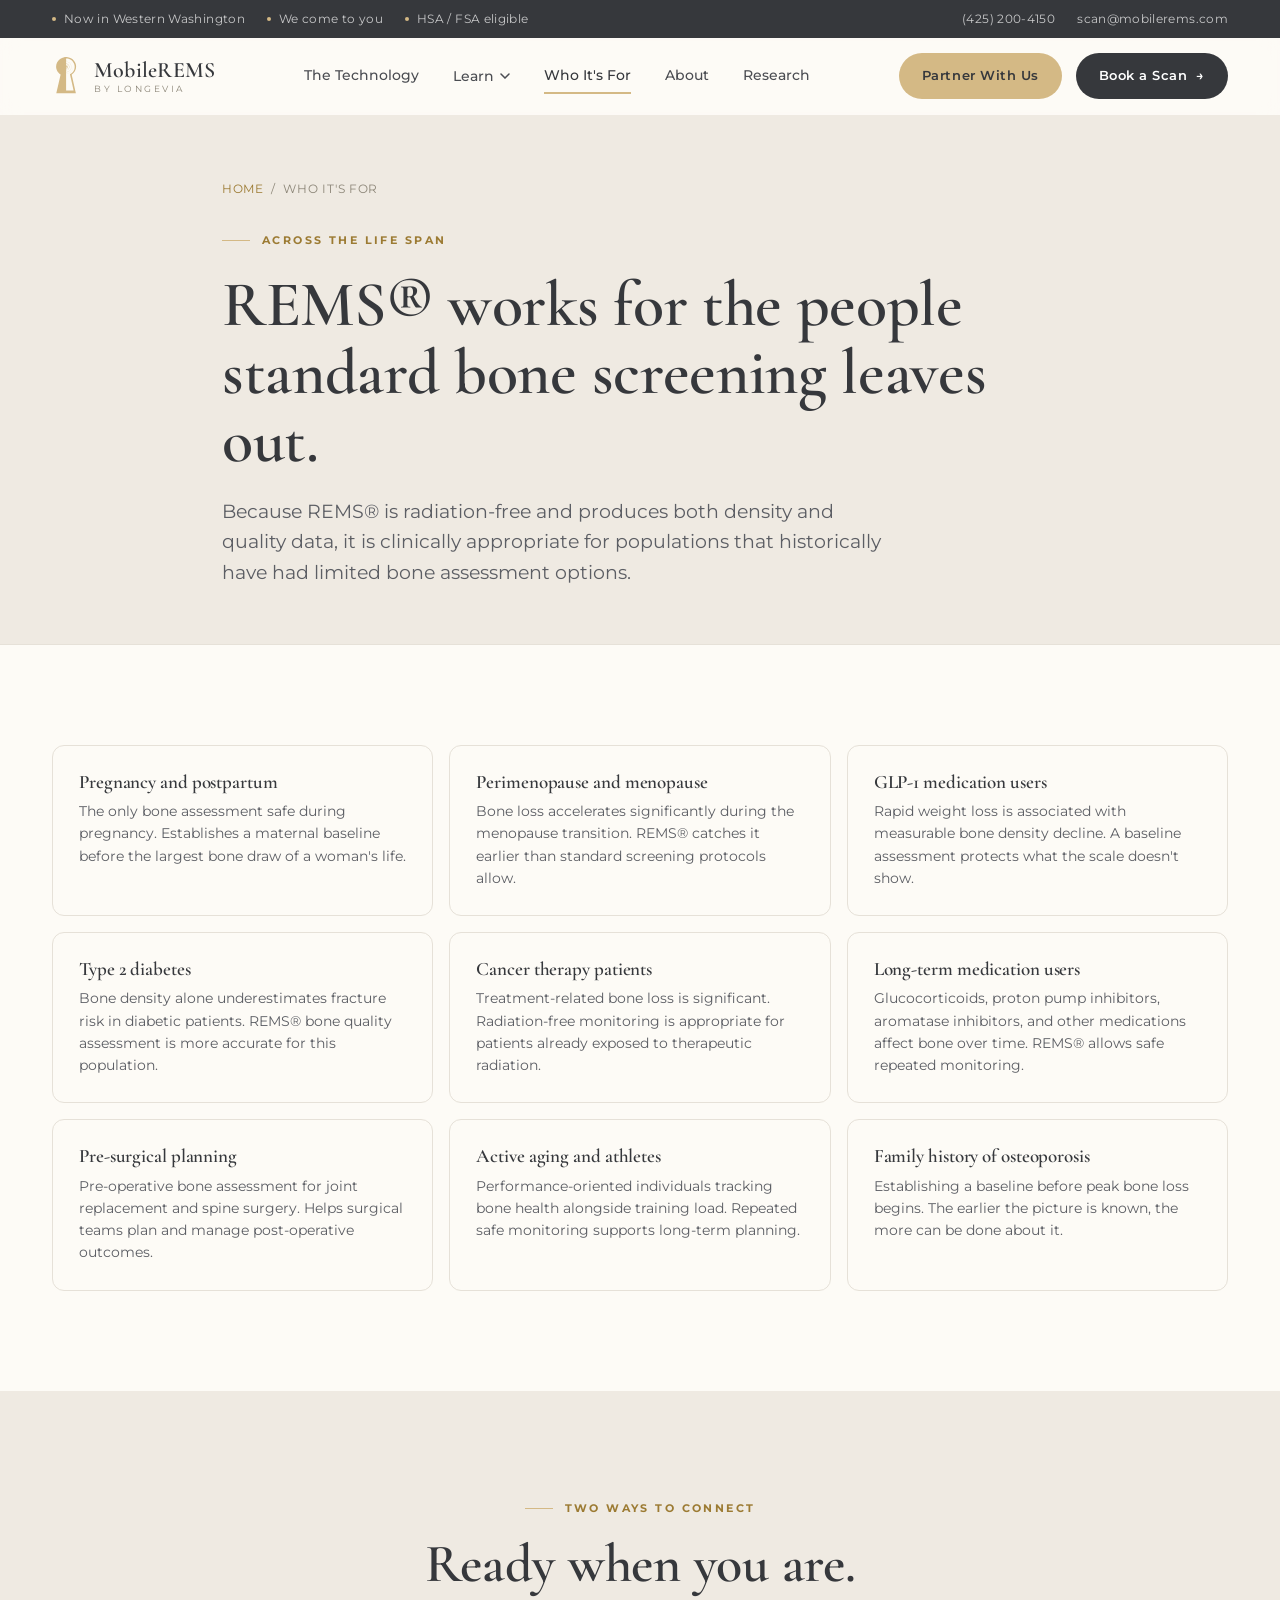
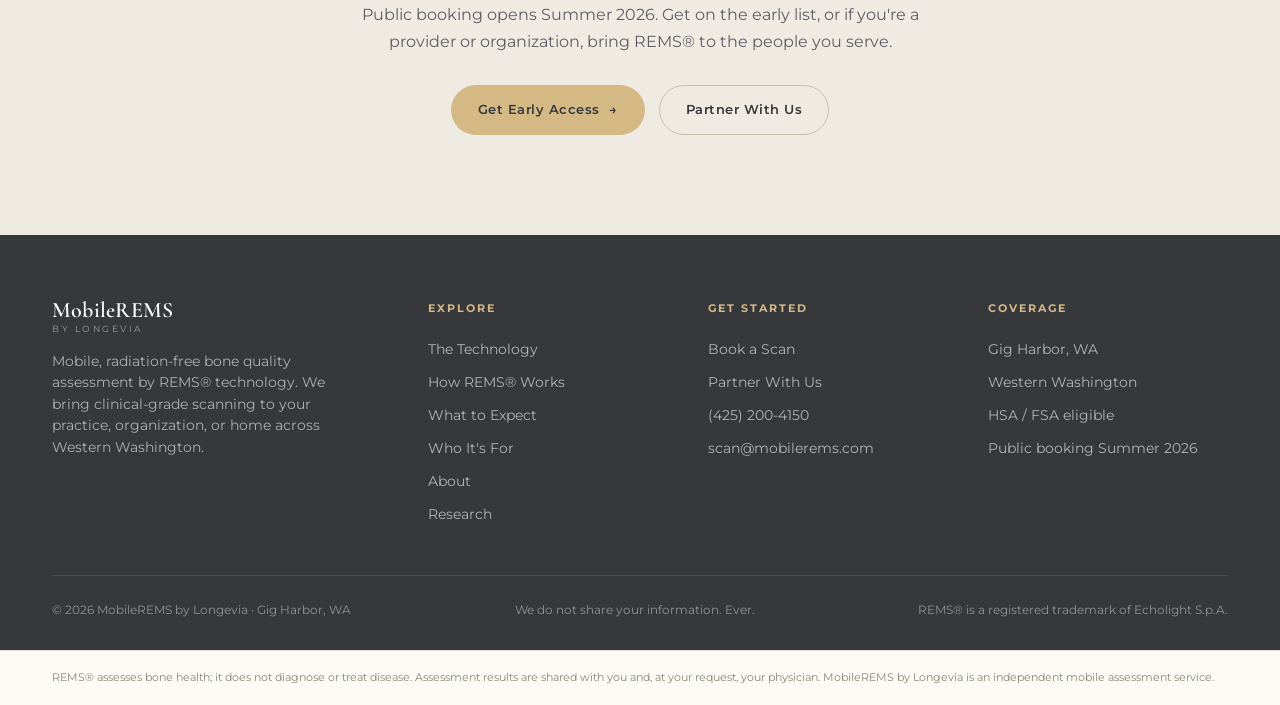
<file: who-its-for.html>
<!DOCTYPE html>
<html lang="en">
<head>
<meta charset="UTF-8">
<meta name="viewport" content="width=device-width, initial-scale=1.0">
<title>Who It's For · MobileREMS by Longevia</title>
<meta name="description" content="REMS® works for people standard bone screening leaves out: pregnancy, perimenopause, GLP-1 users, diabetes, cancer therapy, athletes, and more.">
<link rel="canonical" href="https://mobilerems.com/who-its-for">
<meta name="theme-color" content="#FDFBF6">
<meta property="og:type" content="website">
<meta property="og:site_name" content="MobileREMS by Longevia">
<meta property="og:title" content="Who It's For · MobileREMS by Longevia">
<meta property="og:description" content="REMS® works for people standard bone screening leaves out: pregnancy, perimenopause, GLP-1 users, diabetes, cancer therapy, athletes, and more.">
<meta property="og:url" content="https://mobilerems.com/who-its-for">
<meta property="og:image" content="https://mobilerems.com/og-image.jpg">
<link rel="icon" href="data:image/svg+xml,%3Csvg xmlns='http://www.w3.org/2000/svg' viewBox='0 0 32 32'%3E%3Crect width='32' height='32' rx='6' fill='%23FDFBF6'/%3E%3Cpath d='M16 7a5 5 0 0 0-2.4 9.4L12 25h8l-1.6-8.6A5 5 0 0 0 16 7z' fill='%23D4B985'/%3E%3Ccircle cx='16' cy='12' r='1.6' fill='%23FDFBF6'/%3E%3C/svg%3E">
<link rel="preconnect" href="https://fonts.googleapis.com">
<link rel="preconnect" href="https://fonts.gstatic.com" crossorigin>
<link href="https://fonts.googleapis.com/css2?family=Cormorant+Garamond:ital,wght@0,400;0,500;0,600;0,700;1,400;1,500&family=Montserrat:wght@400;500;600;700&display=swap" rel="stylesheet">
<link rel="stylesheet" href="/assets/css/styles.css?v=20">
</head>
<body>

<div class="topbar">
  <div class="wrap">
    <div class="topbar-left">
      <span><span class="dot"></span>Now in Western Washington</span>
      <span class="extra"><span class="dot"></span>We come to you</span>
      <span class="extra"><span class="dot"></span>HSA / FSA eligible</span>
    </div>
    <div class="topbar-right">
      <a href="tel:14252004150">(425) 200-4150</a>
      <a href="mailto:scan@mobilerems.com">scan@mobilerems.com</a>
    </div>
  </div>
</div>

<header class="site" id="header">
  <div class="wrap nav">
    <a class="brand" href="/" aria-label="MobileREMS by Longevia home">
      <img src="/assets/img/logo-mark.svg" alt="" width="30" height="38" />
      <span class="brand-name"><b>MobileREMS</b><small>by Longevia</small></span>
    </a>
    <nav class="nav-links" aria-label="Primary">
      <a href="/technology">The Technology</a>
      <div class="nav-item has-sub">
        <button type="button" class="nav-sub-trigger" aria-haspopup="true">Learn <svg class="caret" viewBox="0 0 10 6" aria-hidden="true"><path d="M1 1l4 4 4-4" fill="none" stroke="currentColor" stroke-width="1.5" stroke-linecap="round"/></svg></button>
        <div class="nav-sub" role="menu" aria-label="Learn">
          <a href="/technology" role="menuitem">REMS Technology</a>
          <a href="/how-rems-works" role="menuitem">How REMS&reg; Works</a>
          <a href="/what-to-expect" role="menuitem">What to Expect</a>
        </div>
      </div>
      <a href="/who-its-for" class="active">Who It's For</a>
      <a href="/about">About</a>
      <a href="/research">Research</a>
    </nav>
    <div class="nav-cta">
      <a class="btn btn-gold" href="/partners"><span class="lbl-full">Partner With Us</span><span class="lbl-short">Partner</span></a>
      <a class="btn btn-primary" href="/book">Book a Scan <span class="arr">&rarr;</span></a>
      <button class="burger" id="burger" aria-label="Open menu"><span></span></button>
    </div>
  </div>
</header>
<div class="drawer" id="drawer">
  <div class="drawer-top">
    <span class="brand-name"><b>MobileREMS</b><small>by Longevia</small></span>
    <button class="drawer-close" id="drawer-close" aria-label="Close menu">&times;</button>
  </div>
  <a class="dl" href="/technology">The Technology</a>
  <div class="dl-group">
    <span class="dl-label">Learn</span>
    <a class="dl sub" href="/technology">REMS Technology</a>
    <a class="dl sub" href="/how-rems-works">How REMS&reg; Works</a>
    <a class="dl sub" href="/what-to-expect">What to Expect</a>
  </div>
  <a class="dl" href="/who-its-for">Who It's For</a>
  <a class="dl" href="/about">About</a>
  <a class="dl" href="/research">Research</a>
  <a class="btn btn-gold" href="/book">Book a Scan <span class="arr">&rarr;</span></a>
</div>

<section class="page-hero">
  <div class="wrap">
    <div class="crumbs"><a href="/">Home</a> &nbsp;/&nbsp; Who It's For</div>
    <span class="eyebrow">Across the life span</span>
    <h1>REMS&reg; works for the people standard bone screening leaves out.</h1>
    <p>Because REMS&reg; is radiation-free and produces both density and quality data, it is clinically appropriate for populations that historically have had limited bone assessment options.</p>
  </div>
</section>

<section class="block">
  <div class="wrap">
    <div class="aud-grid">
      <div class="aud"><h3>Pregnancy and postpartum</h3><p>The only bone assessment safe during pregnancy. Establishes a maternal baseline before the largest bone draw of a woman's life.</p></div>
      <div class="aud"><h3>Perimenopause and menopause</h3><p>Bone loss accelerates significantly during the menopause transition. REMS&reg; catches it earlier than standard screening protocols allow.</p></div>
      <div class="aud"><h3>GLP-1 medication users</h3><p>Rapid weight loss is associated with measurable bone density decline. A baseline assessment protects what the scale doesn't show.</p></div>
      <div class="aud"><h3>Type 2 diabetes</h3><p>Bone density alone underestimates fracture risk in diabetic patients. REMS&reg; bone quality assessment is more accurate for this population.</p></div>
      <div class="aud"><h3>Cancer therapy patients</h3><p>Treatment-related bone loss is significant. Radiation-free monitoring is appropriate for patients already exposed to therapeutic radiation.</p></div>
      <div class="aud"><h3>Long-term medication users</h3><p>Glucocorticoids, proton pump inhibitors, aromatase inhibitors, and other medications affect bone over time. REMS&reg; allows safe repeated monitoring.</p></div>
      <div class="aud"><h3>Pre-surgical planning</h3><p>Pre-operative bone assessment for joint replacement and spine surgery. Helps surgical teams plan and manage post-operative outcomes.</p></div>
      <div class="aud"><h3>Active aging and athletes</h3><p>Performance-oriented individuals tracking bone health alongside training load. Repeated safe monitoring supports long-term planning.</p></div>
      <div class="aud"><h3>Family history of osteoporosis</h3><p>Establishing a baseline before peak bone loss begins. The earlier the picture is known, the more can be done about it.</p></div>
    </div>
  </div>
</section>

<section class="block alt">
  <div class="wrap center-narrow">
    <span class="eyebrow" style="justify-content:center;">Two ways to connect</span>
    <h2 style="margin:18px 0 10px;">Ready when you are.</h2>
    <p style="color:var(--text);">Public booking opens Summer 2026. Get on the early list, or if you're a provider or organization, bring REMS&reg; to the people you serve.</p>
    <div class="lead-actions" style="justify-content:center;">
      <a class="btn btn-gold" href="/book">Get Early Access <span class="arr">&rarr;</span></a>
      <a class="btn btn-ghost" href="/partners">Partner With Us</a>
    </div>
  </div>
</section>

<footer class="site">
  <div class="wrap">
    <div class="foot-grid">
      <div>
        <span class="brand-name"><b>MobileREMS</b><small>by Longevia</small></span>
        <p class="foot-blurb">Mobile, radiation-free bone quality assessment by REMS&reg; technology. We bring clinical-grade scanning to your practice, organization, or home across Western Washington.</p>
      </div>
      <div class="foot-col">
        <h4>Explore</h4>
        <a href="/technology">The Technology</a>
        <a href="/how-rems-works">How REMS&reg; Works</a>
        <a href="/what-to-expect">What to Expect</a>
        <a href="/who-its-for">Who It's For</a>
        <a href="/about">About</a>
        <a href="/research">Research</a>
      </div>
      <div class="foot-col">
        <h4>Get started</h4>
        <a href="/book">Book a Scan</a>
        <a href="/partners">Partner With Us</a>
        <a href="tel:14252004150">(425) 200-4150</a>
        <a href="mailto:scan@mobilerems.com">scan@mobilerems.com</a>
      </div>
      <div class="foot-col">
        <h4>Coverage</h4>
        <a>Gig Harbor, WA</a>
        <a>Western Washington</a>
        <a>HSA / FSA eligible</a>
        <a>Public booking Summer 2026</a>
      </div>
    </div>
    <div class="foot-bottom">
      <span>&copy; 2026 MobileREMS by Longevia &middot; Gig Harbor, WA</span>
      <span>We do not share your information. Ever.</span>
      <span>REMS&reg; is a registered trademark of Echolight S.p.A.</span>
    </div>
  </div>
</footer>
<div class="disclaimer">
  <div class="wrap">REMS&reg; assesses bone health; it does not diagnose or treat disease. Assessment results are shared with you and, at your request, your physician. MobileREMS by Longevia is an independent mobile assessment service.</div>
</div>
<script src="/assets/js/site.js?v=20"></script>
</body>
</html>
</file>
<file: assets/css/styles.css>
:root{
    --bg: #FDFBF6;
    --cream: #EFEAE2;
    --cream-deep: #E7E0D4;
    --charcoal: #4B4D52;
    --ink: #36383C;
    --text: #5C5E64;
    --muted: #8C8678;
    --gold: #D4B985;
    --gold-soft: #D8C9A6;
    --bronze: #9C7B33;
    --rule: #E6E1D8;
    --rule-strong: #C9C0B2;
    --sage: #E8EBE3;
    --clinical: #E5EAF0;

    --max: 1240px;
    --gutter: 32px;
    --serif: "Cormorant Garamond", Georgia, serif;
    --sans: "Proxima Nova", "Montserrat", -apple-system, BlinkMacSystemFont, sans-serif;
    --header-h: 76px;
  }

  *{ box-sizing: border-box; }
  html{ scroll-behavior: smooth; }
  body{
    margin: 0; background: var(--bg); color: var(--text);
    font-family: var(--sans); font-size: 16px; line-height: 1.65;
    -webkit-font-smoothing: antialiased; text-rendering: optimizeLegibility;
  }
  a{ color: inherit; text-decoration: none; }
  img{ display: block; max-width: 100%; }
  .wrap{ max-width: var(--max); margin: 0 auto; padding: 0 var(--gutter); }

  h1,h2,h3{ font-family: var(--serif); color: var(--ink); font-weight: 600; margin: 0; letter-spacing: -0.005em; line-height: 1.06; }
  h1{ font-size: clamp(34px, 6vw, 82px); }
  h2{ font-size: clamp(34px, 4.4vw, 54px); }
  h3{ font-size: 23px; }
  p{ margin: 0 0 18px; }

  .eyebrow{
    display: inline-flex; align-items: center; gap: 12px;
    font-family: var(--sans); font-weight: 700; font-size: 11px;
    letter-spacing: 0.22em; text-transform: uppercase; color: var(--bronze);
  }
  .eyebrow .num{ color: var(--gold); font-variant-numeric: tabular-nums; }
  .eyebrow::before{ content:""; width: 28px; height: 1px; background: var(--gold); display:inline-block; }

  /* ============ BUTTONS ============ */
  .btn{
    display: inline-flex; align-items: center; gap: 9px;
    font-family: var(--sans); font-weight: 600; font-size: 13px;
    letter-spacing: 0.04em; padding: 13px 26px; border-radius: 100px;
    border: 1px solid transparent; cursor: pointer;
    transition: all .2s ease;
  }
  .btn .arr{ transition: transform .2s ease; }
  .btn:hover .arr{ transform: translateX(3px); }
  .btn-primary{ background: var(--ink); color: #fff; }
  .btn-primary:hover{ background: var(--bronze); }
  .btn-ghost{ background: transparent; color: var(--ink); border-color: var(--rule-strong); }
  .btn-ghost:hover{ border-color: var(--ink); }
  .btn-gold{ background: var(--gold); color: var(--ink); }
  .btn-gold:hover{ background: var(--bronze); color: #fff; }

  /* ============ HEADER ============ */
  .topbar{
    background: var(--ink); color: rgba(255,255,255,.72);
    font-size: 12px; letter-spacing: .03em;
  }
  .topbar .wrap{ display: flex; justify-content: space-between; align-items: center; height: 38px; }
  .topbar-left{ display:flex; gap: 22px; align-items:center; }
  .topbar-left span{ display:flex; align-items:center; gap: 8px; }
  .topbar-left .dot{ width: 4px; height:4px; border-radius:50%; background: var(--gold); }
  .topbar-right{ display:flex; gap: 22px; }
  .topbar-right a:hover{ color:#fff; }
  @media (max-width: 860px){ .topbar-left .extra{ display:none; } }
  @media (max-width: 560px){ .topbar{ display:none; } }

  header.site{
    position: sticky; top: 0; z-index: 100;
    background: rgba(253,251,246,.82);
    backdrop-filter: blur(10px);
    border-bottom: 1px solid transparent;
    transition: border-color .25s, box-shadow .25s, background .25s;
  }
  header.site.scrolled{
    border-bottom-color: var(--rule);
    box-shadow: 0 6px 30px -18px rgba(54,56,60,.35);
  }
  .nav{ display: flex; align-items: center; justify-content: space-between; height: var(--header-h); }
  .brand{ display: flex; align-items: center; gap: 12px; }
  .brand svg{ width: 30px; height: 38px; }
  .brand img{ width: 30px; height: 38px; }
  .brand-name{ display:flex; flex-direction: column; line-height: 1; }
  .brand-name b{ font-family: var(--serif); font-weight: 600; font-size: 22px; color: var(--ink); letter-spacing: .01em; }
  .brand-name small{ font-size: 9px; letter-spacing: .28em; text-transform: uppercase; color: var(--muted); margin-top: 3px; }

  .nav-links{ display: flex; gap: 34px; align-items: center; }
  .nav-links a,
  .nav-links .nav-sub-trigger{
    font-size: 14px; font-weight: 500; color: var(--charcoal);
    position: relative; padding: 4px 0; transition: color .15s;
  }
  .nav-links a::after,
  .nav-links .nav-sub-trigger::after{
    content:""; position:absolute; left:0; bottom:-2px; width:0; height:1.5px;
    background: var(--gold); transition: width .22s ease;
  }
  .nav-links a:hover,
  .nav-links .nav-sub-trigger:hover{ color: var(--ink); }
  .nav-links a:hover::after,
  .nav-links .nav-sub-trigger:hover::after{ width: 100%; }

  /* Learn dropdown */
  .nav-links .nav-item.has-sub{ position:relative; display:inline-flex; }
  .nav-links .nav-sub-trigger{
    display:inline-flex; align-items:center; gap:6px;
    background:none; border:0; cursor:pointer; font-family:inherit; letter-spacing:inherit;
  }
  .nav-links .nav-sub-trigger .caret{ width:10px; height:6px; transition:transform .2s ease; }
  .nav-item.has-sub:hover .caret,
  .nav-item.has-sub:focus-within .caret{ transform:rotate(180deg); }
  .nav-sub{
    position:absolute; top:100%; left:50%; transform:translateX(-50%) translateY(6px);
    min-width:230px; padding:10px; margin-top:10px;
    background:var(--bg); border:1px solid var(--rule); border-radius:14px;
    box-shadow:0 24px 50px -24px rgba(54,56,60,.35);
    opacity:0; visibility:hidden; transition:opacity .18s ease, transform .18s ease;
    z-index:80;
  }
  .nav-sub::before{ content:""; position:absolute; left:0; right:0; top:-12px; height:12px; }
  .nav-item.has-sub:hover .nav-sub,
  .nav-item.has-sub:focus-within .nav-sub{
    opacity:1; visibility:visible; transform:translateX(-50%) translateY(0);
  }
  .nav-sub a{ display:block; padding:11px 14px; border-radius:9px; font-size:13.5px; color:var(--ink); text-decoration:none; white-space:nowrap; }
  .nav-sub a::after{ display:none; }
  .nav-sub a:hover{ background:var(--cream); color:var(--ink); }
  .nav-sub a.active{ color:var(--bronze); }

  .nav-cta{ display:flex; align-items:center; gap: 14px; }
  .nav-cta .btn{ padding: 11px 22px; }
  /* nav Partner button shows the full label by default; short label only swaps in on small mobile */
  .nav-cta .btn-gold .lbl-short{ display:none; }

  .burger{ display:none; width: 42px; height: 42px; border:1px solid var(--rule-strong); border-radius: 8px; background: transparent; cursor: pointer; align-items:center; justify-content:center; }
  .burger span{ display:block; width: 18px; height: 1.5px; background: var(--ink); position: relative; }
  .burger span::before, .burger span::after{ content:""; position:absolute; left:0; width:18px; height:1.5px; background: var(--ink); transition: .2s; }
  .burger span::before{ top: -6px; } .burger span::after{ top: 6px; }

  @media (max-width: 1080px){
    .nav-links{ display:none; }
    .burger{ display:flex; }
    .nav-cta .btn-primary{ display:none; }                 /* Book a Scan moves to the drawer */
    .nav-cta .btn-gold{ display:inline-flex; padding:8px 14px; font-size:12.5px; white-space:nowrap; } /* Partner With Us stays, compact */
  }
  @media (max-width: 380px){
    .nav-cta .btn-gold{ padding:7px 11px; font-size:11.5px; }
    .nav-cta .btn-gold .lbl-full{ display:none; }         /* shorten label to "Partner" on the narrowest phones */
    .nav-cta .btn-gold .lbl-short{ display:inline; }
  }

  /* mobile drawer */
  .drawer{
    position: fixed; inset: 0; z-index: 200; background: var(--bg);
    transform: translateX(100%); transition: transform .3s ease;
    display:flex; flex-direction: column; padding: 24px var(--gutter);
  }
  .drawer.open{ transform: translateX(0); }
  .drawer-top{ display:flex; justify-content:space-between; align-items:center; margin-bottom: 40px; }
  .drawer-close{ width:42px;height:42px;border:1px solid var(--rule-strong);border-radius:8px;background:transparent;font-size:20px;color:var(--ink);cursor:pointer; }
  .drawer a.dl{ font-family: var(--serif); font-size: 32px; color: var(--ink); padding: 14px 0; border-bottom: 1px solid var(--rule); }
  .drawer .dl-group{ display:flex; flex-direction:column; }
  .drawer .dl-label{ display:block; padding:14px 0 4px; font-size:11px; letter-spacing:.16em; text-transform:uppercase; color:var(--bronze); }
  .drawer a.dl.sub{ padding-left:14px; font-size:22px; }
  .drawer .btn{ margin-top: 28px; justify-content:center; }

  /* ============ HERO ============ */
  .hero{ position: relative; overflow: hidden; }
  .hero-inner{
    display: grid; grid-template-columns: 1.05fr .95fr; gap: 56px;
    align-items: center; padding: 70px 0 84px; min-height: 72vh;
  }
  .hero-pill{
    display:inline-flex; align-items:center; gap: 12px;
    border: 1px solid var(--rule-strong); border-radius: 100px;
    padding: 8px 18px; font-size: 11px; letter-spacing: .14em; text-transform: uppercase;
    color: var(--charcoal); font-weight: 600; margin-bottom: 30px;
  }
  .hero-pill .live{ width: 7px; height:7px; border-radius:50%; background: var(--gold); box-shadow: 0 0 0 0 rgba(212,185,133,.6); animation: pulse 2.4s infinite; }
  @keyframes pulse{ 0%{box-shadow:0 0 0 0 rgba(212,185,133,.55);} 70%{box-shadow:0 0 0 9px rgba(212,185,133,0);} 100%{box-shadow:0 0 0 0 rgba(212,185,133,0);} }
  .hero-pill .sep{ color: var(--rule-strong); }
  .hero-pill .soft{ text-transform: none; letter-spacing: .02em; font-weight: 500; color: var(--muted); }

  .hero h1 .accent{ color: var(--bronze); font-style: italic; font-weight: 500; }
  .hero-lede{ font-size: 19px; line-height: 1.6; color: var(--text); max-width: 520px; margin: 28px 0 34px; }
  .hero-actions{ display:flex; gap: 14px; flex-wrap: wrap; align-items:center; }
  .hero-actions .tiny{ font-size: 12px; color: var(--muted); margin-left: 4px; }

  /* keyhole media */
  .hero-media{ position: relative; aspect-ratio: 4/5; }
  .keyframe{
    position:absolute; inset:0; border-radius: 18px;
    overflow:hidden;
    background: radial-gradient(120% 80% at 50% 12%, #F6F1E8, var(--cream) 55%, var(--cream-deep));
    border: 1px solid var(--rule);
    box-shadow: 0 40px 80px -50px rgba(54,56,60,.5);
  }
  .keyframe::after{
    content:""; position:absolute; inset:0;
    background-image:url("data:image/svg+xml,%3Csvg xmlns='http://www.w3.org/2000/svg' viewBox='0 0 80 80'%3E%3Cfilter id='n'%3E%3CfeTurbulence type='fractalNoise' baseFrequency='0.9' numOctaves='2'/%3E%3C/filter%3E%3Crect width='80' height='80' filter='url(%23n)' opacity='0.5'/%3E%3C/svg%3E");
    opacity:.05; mix-blend-mode:multiply;
  }
  .keyframe img{ width:100%; height:100%; object-fit:cover; }
  /* founder photo hero */
  .keyframe.has-photo{
    box-shadow:
      0 40px 80px -50px rgba(54,56,60,.5),
      inset 0 0 0 1px rgba(212,185,133,.55),
      inset 0 0 70px -24px rgba(212,185,133,.45);
  }
  .keyframe .hero-photo{ width:100%; height:100%; object-fit:cover; object-position:50% 42%; display:block; }
  .hero-photo-tone{
    position:absolute; inset:0; z-index:2; pointer-events:none;
    background:linear-gradient(180deg, rgba(212,185,133,.05), rgba(54,56,60,.10));
    mix-blend-mode:multiply;
  }
  /* radiofrequency rings + keyhole watermark inside */
  .rf{ position:absolute; inset:0; display:flex; align-items:center; justify-content:center; }
  .rf svg{ width: 62%; opacity: .9; }
  .ph-tag{
    position:absolute; left: 18px; bottom: 18px; z-index: 3;
    display:inline-flex; align-items:center; gap:8px;
    background: rgba(253,251,246,.85); border:1px solid var(--rule); border-radius: 3px;
    padding: 7px 12px; font-size: 11px; color: var(--muted);
  }
  .ph-tag b{ color: var(--bronze); font-size: 9px; letter-spacing:.16em; text-transform:uppercase; font-weight: 700; }

  .hero-float{
    position:absolute; z-index: 4; background:#fff; border:1px solid var(--rule);
    border-radius: 14px; padding: 16px 18px; box-shadow: 0 24px 50px -30px rgba(54,56,60,.5);
  }
  .hero-float .n{ font-family: var(--serif); font-size: 30px; color: var(--bronze); line-height: 1; }
  .hero-float .l{ font-size: 11px; color: var(--text); margin-top: 6px; max-width: 150px; line-height: 1.4; }
  .hero-float.top{ top: 8%; right: -18px; }
  .hero-float.bot{ bottom: 12%; left: -22px; }

  @media (max-width: 980px){
    .hero-inner{ grid-template-columns: 1fr; gap: 44px; padding: 36px var(--gutter) 48px; min-height: 0; }
    .hero-media{ max-width: 420px; margin: 0 auto; width: 100%; }
    .hero-float.top{ right: 6px; } .hero-float.bot{ left: 6px; }
  }

  /* ============ TRUST STRIP ============ */
  .trust{ border-top: 1px solid var(--rule); border-bottom: 1px solid var(--rule); background: var(--bg); }
  .trust .wrap{ display:flex; justify-content: space-between; gap: 24px; padding: 22px var(--gutter); flex-wrap: wrap; }
  .trust .item{ display:flex; align-items:center; gap: 11px; font-size: 13px; font-weight: 500; color: var(--charcoal); }
  .trust .item svg{ width: 18px; height:18px; color: var(--gold); flex-shrink:0; }

  /* ============ SECTION ============ */
  section.block{ padding: 100px 0; }
  section.alt{ background: var(--cream); }
  section.dark{ background: var(--ink); color: rgba(255,255,255,.78); }
  section.dark h2, section.dark h3{ color: #fff; }
  .sec-head{ max-width: 720px; margin-bottom: 56px; }
  .sec-head h2{ margin: 20px 0 0; }
  .sec-head p{ margin-top: 20px; font-size: 18px; }

  /* problem split */
  .problem-grid{ display:grid; grid-template-columns: 1fr 1fr; gap: 64px; align-items:center; }
  .stat-pair{ display:grid; grid-template-columns: 1fr 1fr; gap: 18px; margin: 6px 0 14px; }
  .stat-box{ border:1px solid var(--rule-strong); border-radius: 10px; padding: 22px; background: var(--bg); }
  .stat-box .big{ font-family: var(--serif); font-size: 52px; color: var(--bronze); line-height: .9; }
  .stat-box .cap{ font-size: 13px; color: var(--text); margin-top: 10px; line-height: 1.5; }
  .stat-box .cap strong{ color: var(--ink); font-weight: 600; }
  .src{ font-size: 11px; letter-spacing: .04em; text-transform: uppercase; color: var(--muted); }
  .problem-copy h2{ margin-bottom: 22px; }
  .problem-copy .kicker{ font-family: var(--serif); font-size: 26px; font-style: italic; color: var(--ink); margin-top: 26px; }
  .problem-copy .kicker b{ color: var(--bronze); font-style: normal; font-weight: 600; }
  @media (max-width: 920px){ .problem-grid{ grid-template-columns: 1fr; gap: 40px; } }

  /* feature cards */
  .cards{ display:grid; grid-template-columns: repeat(4, 1fr); gap: 1px; background: var(--rule); border:1px solid var(--rule); border-radius: 14px; overflow: hidden; }
  .card{ background: var(--bg); padding: 30px 26px; }
  .card .idx{ font-family: var(--serif); font-size: 15px; color: var(--gold); }
  .card h3{ font-size: 19px; margin: 14px 0 10px; }
  .card p{ font-size: 13.5px; color: var(--text); margin: 0; line-height: 1.55; }
  section.dark .card{ background: #3F4146; }
  section.dark .card p{ color: rgba(255,255,255,.66); }
  @media (max-width: 920px){ .cards{ grid-template-columns: 1fr 1fr; } }
  @media (max-width: 560px){ .cards{ grid-template-columns: 1fr; } }

  /* teaser two-up */
  .teaser{ display:grid; grid-template-columns: 1fr 1fr; gap: 0; border:1px solid var(--rule); border-radius: 16px; overflow:hidden; }
  .teaser .media{ position:relative; min-height: 360px; background: radial-gradient(120% 90% at 30% 10%, #F4EFE6, var(--cream) 60%, var(--cream-deep)); }
  .teaser .media .rf{ opacity:.5; }
  .teaser .body{ padding: 52px 48px; display:flex; flex-direction:column; justify-content:center; }
  .teaser .body h2{ font-size: clamp(30px,3.4vw,42px); margin: 18px 0 18px; }
  .teaser .body .feat{ display:flex; gap: 22px; flex-wrap:wrap; margin: 8px 0 28px; }
  .teaser .body .feat span{ font-size: 13px; color: var(--charcoal); display:flex; align-items:center; gap:8px; }
  .teaser .body .feat span::before{ content:""; width:5px;height:5px;border-radius:50%;background:var(--gold); }
  @media (max-width: 920px){ .teaser{ grid-template-columns: 1fr; } .teaser .media{ min-height: 240px; } .teaser .body{ padding: 40px 28px; } }

  /* audience teaser grid */
  .aud-grid{ display:grid; grid-template-columns: repeat(3,1fr); gap: 16px; }
  .aud{ border:1px solid var(--rule); border-radius: 12px; padding: 26px; background: var(--bg); transition: .2s; }
  .aud:hover{ border-color: var(--gold); transform: translateY(-3px); }
  .aud h3{ font-size: 19px; margin-bottom: 8px; }
  .aud p{ font-size: 13.5px; color: var(--text); margin: 0; }
  @media (max-width: 920px){ .aud-grid{ grid-template-columns: 1fr 1fr; } }
  @media (max-width: 560px){ .aud-grid{ grid-template-columns: 1fr; } }

  /* authority */
  .auth-grid{ display:grid; grid-template-columns: repeat(4,1fr); gap: 22px; }
  .auth{ text-align:left; }
  .auth .label{ font-family: var(--serif); font-size: 30px; color:#fff; }
  .auth .desc{ font-size: 13px; color: rgba(255,255,255,.6); margin-top: 10px; line-height: 1.5; }
  @media (max-width: 720px){ .auth-grid{ grid-template-columns: 1fr 1fr; gap: 28px; } }

  /* founder */
  .founder{ display:grid; grid-template-columns: .85fr 1.15fr; gap: 56px; align-items:center; }
  .founder .pic{ position:relative; aspect-ratio: 4/5; border-radius: 16px; overflow:hidden; background: radial-gradient(120% 90% at 40% 10%, #F4EFE6, var(--cream) 60%, var(--cream-deep)); border:1px solid var(--rule); box-shadow: inset 0 0 0 1px rgba(212,185,133,.45); }
  .founder .pic .founder-photo, .about-b2c .pic .founder-photo{ position:absolute; inset:0; width:100%; height:100%; object-fit:cover; object-position:50% 28%; display:block; border-radius:inherit; }
  .founder blockquote{ font-family: var(--serif); font-size: clamp(24px,2.6vw,32px); font-style: italic; color: var(--ink); line-height: 1.3; margin: 18px 0 26px; border-left: 3px solid var(--gold); padding-left: 22px; }
  .founder .who{ font-size: 14px; color: var(--text); }
  .founder .who b{ color: var(--ink); }
  @media (max-width: 920px){ .founder{ grid-template-columns: 1fr; gap: 36px; } .founder .pic{ max-width: 360px; } }

  /* video facade (founder block — poster + click-to-load YouTube) */
  /* Poster is the YouTube auto thumb; if it ever letterboxes badly, swap the
     <img> src to /assets/img/founder-hero.jpg (vertical, on-brand). */
  .video-facade{ position:absolute; inset:0; width:100%; height:100%; padding:0; border:0; cursor:pointer; background:#000; border-radius:inherit; overflow:hidden; display:block; }
  .video-facade img{ width:100%; height:100%; object-fit:cover; display:block; opacity:.92; transition:opacity .2s ease; }
  .video-facade:hover img{ opacity:1; }
  .video-facade .vf-play{ position:absolute; left:50%; top:50%; transform:translate(-50%,-50%); width:74px; height:74px; border-radius:50%; background:rgba(253,251,246,.92); display:flex; align-items:center; justify-content:center; box-shadow:0 18px 40px -18px rgba(54,56,60,.6); transition:transform .2s ease; }
  .video-facade:hover .vf-play{ transform:translate(-50%,-50%) scale(1.06); }
  .video-facade .vf-play svg{ width:26px; height:26px; margin-left:3px; color:var(--bronze); }
  .vf-iframe{ position:absolute; inset:0; width:100%; height:100%; border:0; border-radius:inherit; }

  /* about page — B2C/B2B split */
  .about-split{ display:grid; grid-template-columns:1fr 1fr; gap:48px; align-items:start; }
  .about-b2c .pic{ position:relative; aspect-ratio:4/5; border-radius:16px; overflow:hidden; background:radial-gradient(120% 90% at 40% 10%, #F4EFE6, var(--cream) 60%, var(--cream-deep)); border:1px solid var(--rule); box-shadow: inset 0 0 0 1px rgba(212,185,133,.45); margin-bottom:4px; }
  .about-b2c blockquote{ font-family:var(--serif); font-size:clamp(22px,2.4vw,28px); font-style:italic; color:var(--ink); line-height:1.3; margin:14px 0 12px; border-left:3px solid var(--gold); padding-left:20px; }
  .about-b2c .who{ font-size:14.5px; color:var(--text); }
  .about-b2c .who b{ color:var(--ink); }
  .about-b2b{ background:var(--bg); border:1px solid var(--rule); border-radius:16px; padding:30px 30px 28px; box-shadow:0 18px 44px -34px rgba(54,56,60,.5); position:sticky; top:96px; }
  .about-b2b h3{ margin:12px 0 12px; }
  .about-b2b p{ font-size:14.5px; line-height:1.6; color:var(--text); margin:0 0 14px; }
  .about-b2b .lead-actions{ margin-top:18px; flex-wrap:wrap; gap:10px; }
  @media (max-width:980px){
    .about-split{ grid-template-columns:1fr; gap:32px; }
    .about-b2b{ position:static; }
  }

  /* final cta paths */
  .paths{ display:grid; grid-template-columns: 1fr 1fr; gap: 22px; }
  .path{ border:1px solid var(--rule); border-radius: 16px; padding: 44px 40px; background: var(--bg); }
  .path .pe{ font-size: 11px; letter-spacing:.18em; text-transform:uppercase; color: var(--bronze); font-weight:700; }
  .path h3{ font-size: 28px; margin: 14px 0 14px; }
  .path p{ font-size: 14.5px; color: var(--text); }
  .path .btn{ margin-top: 10px; }
  @media (max-width: 760px){ .paths{ grid-template-columns: 1fr; } }

  /* footer */
  footer.site{ background: var(--ink); color: rgba(255,255,255,.6); padding: 64px 0 30px; }
  .foot-grid{ display:grid; grid-template-columns: 1.4fr 1fr 1fr 1fr; gap: 40px; padding-bottom: 44px; border-bottom: 1px solid rgba(255,255,255,.1); }
  footer .brand-name b{ color:#fff; } footer .brand-name small{ color: rgba(255,255,255,.5); }
  .foot-col h4{ font-family: var(--sans); font-size: 11px; letter-spacing:.18em; text-transform:uppercase; color: var(--gold); margin: 0 0 16px; }
  .foot-col a{ display:block; font-size: 14px; color: rgba(255,255,255,.62); padding: 5px 0; }
  .foot-col a:hover{ color:#fff; }
  .foot-blurb{ font-size: 13.5px; line-height: 1.6; margin: 18px 0 0; max-width: 280px; }
  .foot-bottom{ display:flex; justify-content:space-between; gap: 16px; flex-wrap:wrap; padding-top: 24px; font-size: 12px; color: rgba(255,255,255,.45); }
  @media (max-width: 860px){ .foot-grid{ grid-template-columns: 1fr 1fr; gap: 32px; } }
  @media (max-width: 480px){ .foot-grid{ grid-template-columns: 1fr; } }

  .disclaimer{ background: var(--bg); border-top:1px solid var(--rule); }
  .disclaimer .wrap{ padding: 18px var(--gutter); font-size: 11px; color: var(--muted); line-height: 1.6; }

  /* ============ PAGE HERO (inner pages) ============ */
  .page-hero{ background: var(--cream); border-bottom: 1px solid var(--rule); }
  .page-hero .wrap{ padding: 64px var(--gutter) 56px; max-width: 900px; }
  .page-hero .eyebrow{ margin-bottom: 22px; }
  .page-hero h1{ font-size: clamp(40px, 5vw, 64px); margin: 0 0 22px; }
  .page-hero p{ font-size: 19px; line-height: 1.6; color: var(--text); max-width: 660px; margin: 0; }
  .page-hero .crumbs{ font-size: 12px; letter-spacing:.06em; color: var(--muted); margin-bottom: 24px; text-transform: uppercase; }
  .page-hero .crumbs a{ color: var(--bronze); }

  /* ============ TECHNOLOGY HERO (REMS acronym + urgency + arrival) ============ */
  .rems-acronym{ margin:34px 0 0; padding:32px 36px 28px; background:var(--bg); border-top:1px solid var(--gold); border-bottom:1px solid var(--gold); max-width:820px; }
  .rems-letters{ display:flex; gap:24px; margin-bottom:18px; }
  .rems-letters span{ font-family:var(--serif); font-weight:500; font-size:64px; line-height:1; color:var(--gold); }
  .rems-expansion{ display:flex; flex-wrap:wrap; gap:10px 26px; margin-bottom:24px; }
  .rems-word{ font-size:13px; letter-spacing:.02em; color:var(--ink); }
  .rems-word b{ color:var(--bronze); font-weight:600; }
  .rems-measures-label{ font-size:10px; letter-spacing:.22em; text-transform:uppercase; color:var(--bronze); margin-bottom:12px; }
  .measure-list{ list-style:none; margin:0 0 16px; padding:0; }
  .measure-list li{ font-size:14px; line-height:1.7; padding:6px 0 6px 18px; position:relative; color:var(--ink); }
  .measure-list li::before{ content:""; position:absolute; left:0; top:15px; width:10px; height:1px; background:var(--gold); }
  .measure-tags{ font-size:10px; letter-spacing:.2em; text-transform:uppercase; color:var(--muted); }
  .hero-validation{ font-size:13px; color:var(--muted); margin-top:24px; }
  .hero-urgency{ margin-top:36px; max-width:780px; }
  .hero-urgency p{ font-size:15.5px; line-height:1.75; color:var(--ink); margin-bottom:14px; }
  .you-statement{ font-family:var(--serif); font-style:italic; font-weight:500; font-size:26px; line-height:1.3; color:var(--bronze); }
  .arrival-callout{ margin-top:28px; padding:18px 26px; background:var(--cream); border-left:2px solid var(--gold); font-family:var(--serif); font-size:20px; line-height:1.45; color:var(--ink); max-width:720px; }
  @media (max-width:640px){
    .rems-letters span{ font-size:48px; }
    .rems-acronym{ padding:26px 22px; }
    .you-statement{ font-size:22px; }
  }

  /* ============ PROVIDER HERO (partners split) ============ */
  .provider-hero{ background: var(--cream); border-bottom: 1px solid var(--rule); }
  .provider-hero-grid{
    display:grid; grid-template-columns: 1fr 1.15fr; gap: 44px; align-items:start;
    padding: 56px var(--gutter) 56px;
  }
  .provider-hero-copy .crumbs{ font-size:12px; letter-spacing:.06em; color:var(--muted); margin-bottom:20px; text-transform:uppercase; }
  .provider-hero-copy .crumbs a{ color:var(--bronze); }
  .provider-hero-copy .eyebrow{ margin-bottom:18px; }
  .provider-hero-copy h1{ font-size:clamp(32px,3.6vw,52px); margin:0 0 20px; }
  .provider-hero-copy p{ font-size:16px; line-height:1.6; color:var(--text); margin:0 0 14px; }
  .provider-hero-form .form-card{ margin:0; }
  .provider-hero-form .form-card.wide{ max-width:none; }
  @media (max-width:980px){
    .provider-hero-grid{ grid-template-columns:1fr; gap:36px; padding:40px var(--gutter); }
  }
  @media (max-width:560px){
    .provider-hero-grid{ padding:32px var(--gutter); gap:28px; }
    .provider-hero-copy h1{ font-size:30px; }
    .provider-hero-form .form-card.wide{ padding:18px; }
  }

  /* ============ PROSE / SPLIT ============ */
  .split{ display:grid; grid-template-columns: 1fr 1fr; gap: 60px; align-items:center; }
  .split.media-right{ grid-template-columns: 1.05fr .95fr; }
  .split .prose p{ font-size: 16.5px; color: var(--text); }
  .split .media-ph{ position:relative; aspect-ratio: 4/3; border-radius: 14px; overflow:hidden; background: radial-gradient(120% 90% at 35% 10%, #F4EFE6, var(--cream) 60%, var(--cream-deep)); border:1px solid var(--rule); }
  .split .media-ph .rf{ opacity:.5; }
  @media (max-width: 920px){ .split, .split.media-right{ grid-template-columns: 1fr; gap: 36px; } }

  .feat-inline{ display:flex; gap: 26px; flex-wrap:wrap; margin: 22px 0 0; }
  .feat-inline span{ font-size: 13px; color: var(--charcoal); display:flex; align-items:center; gap:8px; font-weight:500; }
  .feat-inline span::before{ content:""; width:6px;height:6px;border-radius:50%;background:var(--gold); }

  /* ============ VERTICALS (partners) ============ */
  .verts{ display:grid; grid-template-columns: repeat(3,1fr); gap: 20px; }
  .vert{ border:1px solid var(--rule); border-radius:14px; padding: 36px 30px; background: var(--bg); }
  .vert .pe{ font-size:11px; letter-spacing:.16em; text-transform:uppercase; color:var(--bronze); font-weight:700; }
  .vert h3{ font-size:24px; margin:14px 0 8px; }
  .vert .tag{ font-family: var(--serif); font-style:italic; font-size:18px; color:var(--ink); margin-bottom:18px; }
  .vert ul{ margin:0; padding:0; list-style:none; }
  .vert li{ font-size:13.5px; color:var(--text); line-height:1.5; padding:10px 0 10px 20px; position:relative; border-top:1px solid var(--rule); }
  .vert li::before{ content:""; position:absolute; left:0; top:16px; width:6px;height:6px;border-radius:50%;background:var(--gold); }
  @media (max-width: 920px){ .verts{ grid-template-columns:1fr; } }

  /* ============ FORMS ============ */
  .form-card{ max-width: 620px; border:1px solid var(--rule); border-radius:16px; padding: 44px; background: var(--bg); }
  .form-card.wide{ max-width: 760px; }
  .hp-field{ position:absolute; left:-9999px; }
  .field{ margin-bottom: 18px; }
  .field label{ display:block; font-size:13px; font-weight:600; color:var(--ink); margin-bottom:7px; }
  .field .req{ color: var(--bronze); }
  .field input, .field select, .field textarea{
    width:100%; font-family: var(--sans); font-size:15px; color:var(--ink);
    padding:12px 14px; border:1px solid var(--rule-strong); border-radius:8px; background:#fff;
    transition: border-color .15s;
  }
  .field input:focus, .field select:focus, .field textarea:focus{ outline:none; border-color: var(--gold); }
  .field textarea{ resize:vertical; min-height:84px; }
  .form-row{ display:grid; grid-template-columns:1fr 1fr; gap:16px; }
  @media (max-width:560px){ .form-row{ grid-template-columns:1fr; } }
  .form-submit{ width:100%; justify-content:center; margin-top:6px; padding:15px; font-size:14px; }
  .form-privacy{ font-size:12px; color:var(--muted); text-align:center; margin:14px 0 0; }
  .form-success{ text-align:center; padding:20px 4px; }
  .form-success .mark{ width:60px;height:60px;margin:0 auto 22px;border-radius:50%;display:flex;align-items:center;justify-content:center;color:var(--bronze);background:radial-gradient(circle at 50% 40%,#F4ECDB,var(--cream));border:1px solid var(--gold); }
  .form-error{ font-size:13px;color:#9a3b2e;background:#F7EAE6;border:1px solid #E4C4BC;border-radius:8px;padding:11px 14px;margin:0 0 16px; }

  /* ============ YOUTUBE ============ */
  .videos{ display:grid; grid-template-columns:1fr 1fr; gap:22px; }
  .video{ position:relative; aspect-ratio:16/9; border-radius:14px; overflow:hidden; border:1px solid var(--rule); background:#000; }
  .video iframe{ width:100%; height:100%; border:0; }
  @media (max-width:720px){ .videos{ grid-template-columns:1fr; } }

  /* ============ RESEARCH LIST ============ */
  .pub-list{ border:1px solid var(--rule); border-radius:14px; overflow:hidden; }
  .pub{ display:block; padding:22px 26px; background:var(--bg); }
  .pub + .pub{ border-top:1px solid var(--rule); }
  .pub:hover{ background:#FAF6EE; }
  .pub .au{ font-weight:600; color:var(--ink); font-size:15px; }
  .pub .ti{ color:var(--text); font-size:14px; }
  .pub .jr{ font-style:italic; color:var(--muted); font-size:13px; }
  .research-empty{ border:1px dashed var(--rule-strong); border-radius:14px; padding:40px; text-align:center; color:var(--muted); font-size:14px; background:var(--bg); }

  /* ============ BRAND BLOCK (about) ============ */
  .brandblock{ background: var(--cream); border-radius:16px; padding:48px; display:grid; grid-template-columns:auto 1fr; gap:40px; align-items:center; }
  .brandblock .mark{ width:150px;height:auto;flex-shrink:0; }
  .brandblock h3{ font-size:28px; margin:0 0 14px; }
  .brandblock p{ font-size:15.5px; color:var(--text); margin:0 0 12px; }
  @media (max-width:680px){ .brandblock{ grid-template-columns:1fr; padding:32px; gap:24px; text-align:center; } .brandblock .mark{ margin:0 auto; } }

  /* ============ DOWNLOAD CTA ============ */
  .dl-cta{ display:flex; align-items:center; justify-content:space-between; gap:24px; flex-wrap:wrap; border:1px solid var(--rule); border-radius:14px; padding:28px 34px; background:var(--bg); }
  .dl-cta .t{ font-family:var(--serif); font-size:22px; color:var(--ink); }
  .dl-cta .s{ font-size:13.5px; color:var(--muted); margin-top:4px; }

  /* ============ LEARN CLUSTER ============ */
  /* two-up "what REMS reads" (technology hub) */
  .duo{ display:grid; grid-template-columns:1fr 1fr; gap:1px; background:var(--rule); border:1px solid var(--rule); border-radius:14px; overflow:hidden; }
  .duo .card{ background:var(--bg); padding:30px 26px; }
  @media (max-width:560px){ .duo{ grid-template-columns:1fr; } }

  /* numbered steps (how-rems-works) */
  .step-list{ display:grid; gap:1px; background:var(--rule); border:1px solid var(--rule); border-radius:14px; overflow:hidden; }
  .step{ background:var(--bg); padding:30px 32px; display:grid; grid-template-columns:auto 1fr; gap:26px; align-items:start; }
  .step-n{ font-family:var(--serif); font-size:42px; color:var(--gold); line-height:1; }
  .step-body h3{ font-size:20px; margin:0 0 10px; }
  .step-lead{ font-size:15px; color:var(--ink); margin:0 0 16px; line-height:1.6; }
  .step-sub{ margin:0 0 12px; font-size:14px; color:var(--text); line-height:1.6; }
  .step-sub:last-child{ margin-bottom:0; }
  .step-sub .lbl{ display:block; font-size:11px; letter-spacing:.14em; text-transform:uppercase; color:var(--bronze); font-weight:700; margin-bottom:3px; }
  @media (max-width:600px){ .step{ grid-template-columns:1fr; gap:10px; padding:24px 22px; } .step-n{ font-size:32px; } }

  /* labeled prep/during list (what-to-expect) */
  .spec-list{ display:grid; gap:1px; background:var(--rule); border:1px solid var(--rule); border-radius:14px; overflow:hidden; }
  .spec-item{ background:var(--bg); padding:22px 26px; }
  .spec-item .lbl{ font-family:var(--sans); font-weight:700; font-size:11px; letter-spacing:.14em; text-transform:uppercase; color:var(--bronze); }
  .spec-item p{ margin:7px 0 0; font-size:14.5px; color:var(--text); line-height:1.6; }

  /* active nav state */
  .nav-links a.active,
  .nav-links .nav-sub-trigger.active{ color: var(--ink); }
  .nav-links a.active::after,
  .nav-links .nav-sub-trigger.active::after{ width:100%; }
  .nav-sub a.active::after{ display:none; }

  /* page utilities */
  .lead-actions{ display:flex; gap:14px; flex-wrap:wrap; margin-top:30px; }
  .center-narrow{ max-width:680px; margin:0 auto; text-align:center; }

/* Ivorey / GoHighLevel embedded forms */
.ghl-embed{display:block;width:100%;border:none;background:transparent;}
.form-card .ghl-embed{min-height:480px;}
.form-card.wide .ghl-embed{min-height:620px;}

/* loading skeleton behind the Ivorey form (hidden once it loads) */
.form-card.is-loading{ position:relative; }
.form-card .ghl-embed{ position:relative; z-index:2; background:transparent; }
.form-loading{
  position:absolute; inset:0; z-index:1; padding:8px 4px;
  display:flex; flex-direction:column; gap:22px; justify-content:flex-start;
  pointer-events:none;
}
.form-loading .fl-row{ display:flex; flex-direction:column; gap:10px; }
.form-loading .fl-label{ width:38%; height:12px; border-radius:4px; }
.form-loading .fl-input{ width:100%; height:44px; border-radius:8px; }
.form-loading .fl-label, .form-loading .fl-input{
  background:linear-gradient(90deg, var(--cream) 25%, #f3eee4 37%, var(--cream) 63%);
  background-size:400% 100%; animation:flShimmer 1.4s ease infinite;
}
.form-loading .fl-note{ margin-top:6px; font-size:13px; color:var(--muted); text-align:center; }
@keyframes flShimmer{ 0%{ background-position:100% 0; } 100%{ background-position:0 0; } }
.form-card:not(.is-loading) .form-loading{ display:none; }
@media (prefers-reduced-motion: reduce){ .form-loading .fl-label,.form-loading .fl-input{ animation:none; } }

/* credentials panel (provider hero, left column) */
.cred-panel{
  margin-top:30px; padding:22px 24px;
  background:var(--bg); border:1px solid var(--rule); border-radius:14px;
  box-shadow:0 18px 44px -34px rgba(54,56,60,.5);
}
.cred-panel .cred-title{
  margin:0 0 14px; font-size:11px; letter-spacing:.16em; text-transform:uppercase; color:var(--bronze);
}
.cred-list{ list-style:none; margin:0; padding:0; display:grid; gap:11px; }
.cred-list li{ display:flex; align-items:flex-start; gap:11px; font-size:14.5px; line-height:1.4; color:var(--ink); }
.cred-list svg{ flex:0 0 auto; width:18px; height:18px; margin-top:1px; color:var(--gold); }
.cred-list b{ font-weight:600; }
@media (max-width:560px){ .cred-panel{ padding:18px 18px; } .cred-list li{ font-size:14px; } }

/* ============================================================
   Mobile polish (audit). Phone-first refinements.
   ============================================================ */
@media (max-width:560px){
  :root{ --gutter:20px; }
  section.block{ padding:56px 0; }
  .sec-head{ margin-bottom:36px; }
  .page-hero .wrap{ padding:40px var(--gutter) 36px; }
  .form-card, .form-card.wide{ padding:22px; }
  .hero-float{ position:static; display:inline-block; margin:10px 8px 0 0; }
}
@media (max-width:480px){
  .hero-float{ display:none; }
}
</file>
